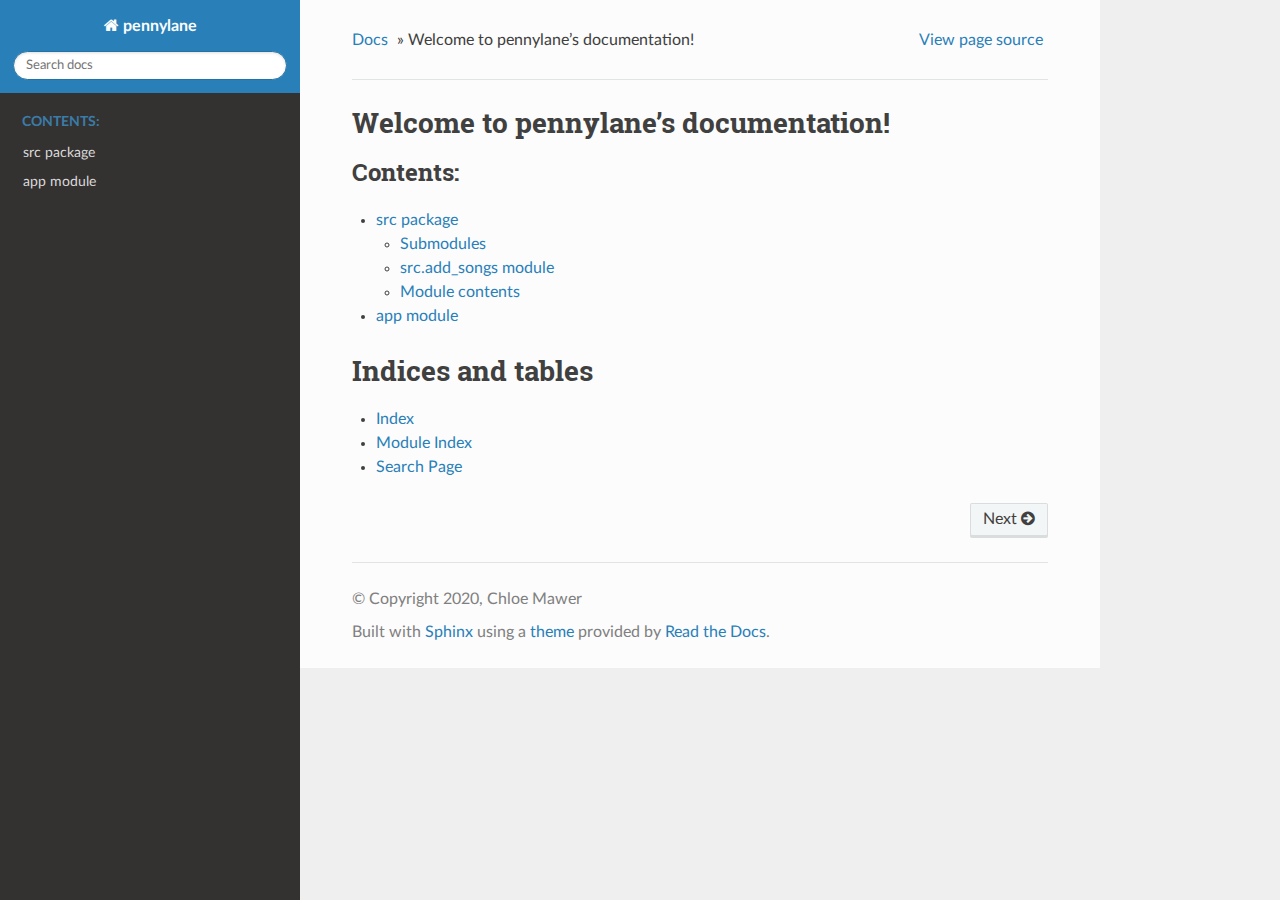
<file: docs/build/html/index.html>
<!DOCTYPE html>
<!--[if IE 8]><html class="no-js lt-ie9" lang="en" > <![endif]-->
<!--[if gt IE 8]><!--> <html class="no-js" lang="en" > <!--<![endif]-->
<head>
  <meta charset="utf-8">
  
  <meta name="viewport" content="width=device-width, initial-scale=1.0">
  
  <title>Welcome to pennylane’s documentation! &mdash; pennylane 0.1 documentation</title>
  

  
  
  
  

  
  <script type="text/javascript" src="_static/js/modernizr.min.js"></script>
  
    
      <script type="text/javascript" id="documentation_options" data-url_root="./" src="_static/documentation_options.js"></script>
        <script src="_static/jquery.js"></script>
        <script src="_static/underscore.js"></script>
        <script src="_static/doctools.js"></script>
        <script src="_static/language_data.js"></script>
    
    <script type="text/javascript" src="_static/js/theme.js"></script>

    

  
  <link rel="stylesheet" href="_static/css/theme.css" type="text/css" />
  <link rel="stylesheet" href="_static/pygments.css" type="text/css" />
    <link rel="index" title="Index" href="genindex.html" />
    <link rel="search" title="Search" href="search.html" />
    <link rel="next" title="src package" href="src.html" /> 
</head>

<body class="wy-body-for-nav">

   
  <div class="wy-grid-for-nav">
    
    <nav data-toggle="wy-nav-shift" class="wy-nav-side">
      <div class="wy-side-scroll">
        <div class="wy-side-nav-search" >
          

          
            <a href="#" class="icon icon-home"> pennylane
          

          
          </a>

          
            
            
          

          
<div role="search">
  <form id="rtd-search-form" class="wy-form" action="search.html" method="get">
    <input type="text" name="q" placeholder="Search docs" />
    <input type="hidden" name="check_keywords" value="yes" />
    <input type="hidden" name="area" value="default" />
  </form>
</div>

          
        </div>

        <div class="wy-menu wy-menu-vertical" data-spy="affix" role="navigation" aria-label="main navigation">
          
            
            
              
            
            
              <p class="caption"><span class="caption-text">Contents:</span></p>
<ul>
<li class="toctree-l1"><a class="reference internal" href="src.html">src package</a></li>
<li class="toctree-l1"><a class="reference internal" href="app.html">app module</a></li>
</ul>

            
          
        </div>
      </div>
    </nav>

    <section data-toggle="wy-nav-shift" class="wy-nav-content-wrap">

      
      <nav class="wy-nav-top" aria-label="top navigation">
        
          <i data-toggle="wy-nav-top" class="fa fa-bars"></i>
          <a href="#">pennylane</a>
        
      </nav>


      <div class="wy-nav-content">
        
        <div class="rst-content">
        
          















<div role="navigation" aria-label="breadcrumbs navigation">

  <ul class="wy-breadcrumbs">
    
      <li><a href="#">Docs</a> &raquo;</li>
        
      <li>Welcome to pennylane’s documentation!</li>
    
    
      <li class="wy-breadcrumbs-aside">
        
            
            <a href="_sources/index.rst.txt" rel="nofollow"> View page source</a>
          
        
      </li>
    
  </ul>

  
  <hr/>
</div>
          <div role="main" class="document" itemscope="itemscope" itemtype="http://schema.org/Article">
           <div itemprop="articleBody">
            
  <div class="section" id="welcome-to-pennylane-s-documentation">
<h1>Welcome to pennylane’s documentation!<a class="headerlink" href="#welcome-to-pennylane-s-documentation" title="Permalink to this headline">¶</a></h1>
<div class="toctree-wrapper compound">
<p class="caption"><span class="caption-text">Contents:</span></p>
<ul>
<li class="toctree-l1"><a class="reference internal" href="src.html">src package</a><ul>
<li class="toctree-l2"><a class="reference internal" href="src.html#submodules">Submodules</a></li>
<li class="toctree-l2"><a class="reference internal" href="src.html#module-src.add_songs">src.add_songs module</a></li>
<li class="toctree-l2"><a class="reference internal" href="src.html#module-src">Module contents</a></li>
</ul>
</li>
<li class="toctree-l1"><a class="reference internal" href="app.html">app module</a></li>
</ul>
</div>
</div>
<div class="section" id="indices-and-tables">
<h1>Indices and tables<a class="headerlink" href="#indices-and-tables" title="Permalink to this headline">¶</a></h1>
<ul class="simple">
<li><p><a class="reference internal" href="genindex.html"><span class="std std-ref">Index</span></a></p></li>
<li><p><a class="reference internal" href="py-modindex.html"><span class="std std-ref">Module Index</span></a></p></li>
<li><p><a class="reference internal" href="search.html"><span class="std std-ref">Search Page</span></a></p></li>
</ul>
</div>


           </div>
           
          </div>
          <footer>
  
    <div class="rst-footer-buttons" role="navigation" aria-label="footer navigation">
      
        <a href="src.html" class="btn btn-neutral float-right" title="src package" accesskey="n" rel="next">Next <span class="fa fa-arrow-circle-right"></span></a>
      
      
    </div>
  

  <hr/>

  <div role="contentinfo">
    <p>
        &copy; Copyright 2020, Chloe Mawer

    </p>
  </div>
  Built with <a href="http://sphinx-doc.org/">Sphinx</a> using a <a href="https://github.com/rtfd/sphinx_rtd_theme">theme</a> provided by <a href="https://readthedocs.org">Read the Docs</a>. 

</footer>

        </div>
      </div>

    </section>

  </div>
  


  <script type="text/javascript">
      jQuery(function () {
          SphinxRtdTheme.Navigation.enable(true);
      });
  </script>

  
  
    
   

</body>
</html>
</file>
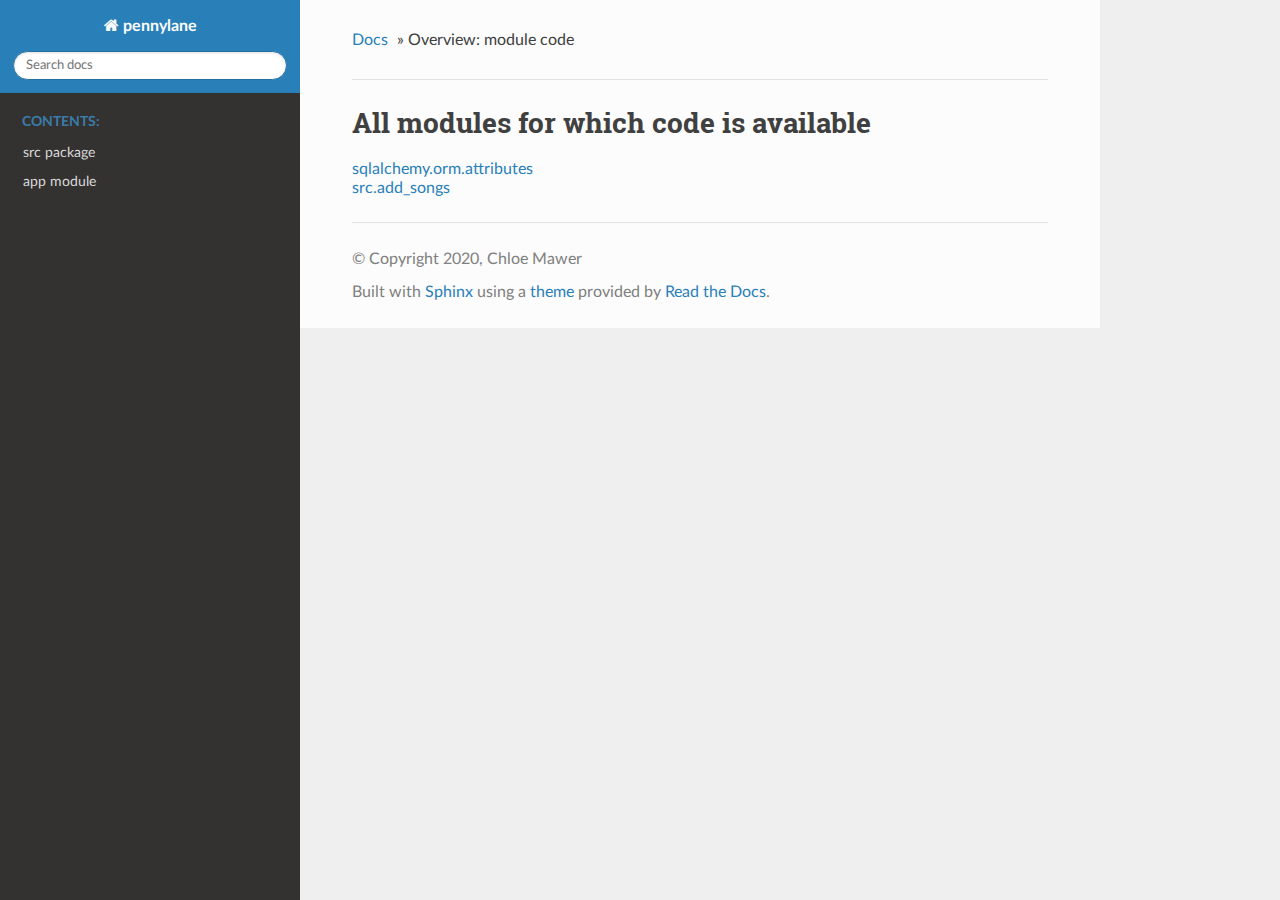
<file: docs/build/html/_modules/index.html>
<!DOCTYPE html>
<!--[if IE 8]><html class="no-js lt-ie9" lang="en" > <![endif]-->
<!--[if gt IE 8]><!--> <html class="no-js" lang="en" > <!--<![endif]-->
<head>
  <meta charset="utf-8">
  
  <meta name="viewport" content="width=device-width, initial-scale=1.0">
  
  <title>Overview: module code &mdash; pennylane 0.1 documentation</title>
  

  
  
  
  

  
  <script type="text/javascript" src="../_static/js/modernizr.min.js"></script>
  
    
      <script type="text/javascript" id="documentation_options" data-url_root="../" src="../_static/documentation_options.js"></script>
        <script src="../_static/jquery.js"></script>
        <script src="../_static/underscore.js"></script>
        <script src="../_static/doctools.js"></script>
        <script src="../_static/language_data.js"></script>
    
    <script type="text/javascript" src="../_static/js/theme.js"></script>

    

  
  <link rel="stylesheet" href="../_static/css/theme.css" type="text/css" />
  <link rel="stylesheet" href="../_static/pygments.css" type="text/css" />
    <link rel="index" title="Index" href="../genindex.html" />
    <link rel="search" title="Search" href="../search.html" /> 
</head>

<body class="wy-body-for-nav">

   
  <div class="wy-grid-for-nav">
    
    <nav data-toggle="wy-nav-shift" class="wy-nav-side">
      <div class="wy-side-scroll">
        <div class="wy-side-nav-search" >
          

          
            <a href="../index.html" class="icon icon-home"> pennylane
          

          
          </a>

          
            
            
          

          
<div role="search">
  <form id="rtd-search-form" class="wy-form" action="../search.html" method="get">
    <input type="text" name="q" placeholder="Search docs" />
    <input type="hidden" name="check_keywords" value="yes" />
    <input type="hidden" name="area" value="default" />
  </form>
</div>

          
        </div>

        <div class="wy-menu wy-menu-vertical" data-spy="affix" role="navigation" aria-label="main navigation">
          
            
            
              
            
            
              <p class="caption"><span class="caption-text">Contents:</span></p>
<ul>
<li class="toctree-l1"><a class="reference internal" href="../src.html">src package</a></li>
<li class="toctree-l1"><a class="reference internal" href="../app.html">app module</a></li>
</ul>

            
          
        </div>
      </div>
    </nav>

    <section data-toggle="wy-nav-shift" class="wy-nav-content-wrap">

      
      <nav class="wy-nav-top" aria-label="top navigation">
        
          <i data-toggle="wy-nav-top" class="fa fa-bars"></i>
          <a href="../index.html">pennylane</a>
        
      </nav>


      <div class="wy-nav-content">
        
        <div class="rst-content">
        
          















<div role="navigation" aria-label="breadcrumbs navigation">

  <ul class="wy-breadcrumbs">
    
      <li><a href="../index.html">Docs</a> &raquo;</li>
        
      <li>Overview: module code</li>
    
    
      <li class="wy-breadcrumbs-aside">
        
      </li>
    
  </ul>

  
  <hr/>
</div>
          <div role="main" class="document" itemscope="itemscope" itemtype="http://schema.org/Article">
           <div itemprop="articleBody">
            
  <h1>All modules for which code is available</h1>
<ul><li><a href="sqlalchemy/orm/attributes.html">sqlalchemy.orm.attributes</a></li>
<li><a href="src/add_songs.html">src.add_songs</a></li>
</ul>

           </div>
           
          </div>
          <footer>
  

  <hr/>

  <div role="contentinfo">
    <p>
        &copy; Copyright 2020, Chloe Mawer

    </p>
  </div>
  Built with <a href="http://sphinx-doc.org/">Sphinx</a> using a <a href="https://github.com/rtfd/sphinx_rtd_theme">theme</a> provided by <a href="https://readthedocs.org">Read the Docs</a>. 

</footer>

        </div>
      </div>

    </section>

  </div>
  


  <script type="text/javascript">
      jQuery(function () {
          SphinxRtdTheme.Navigation.enable(true);
      });
  </script>

  
  
    
   

</body>
</html>
</file>
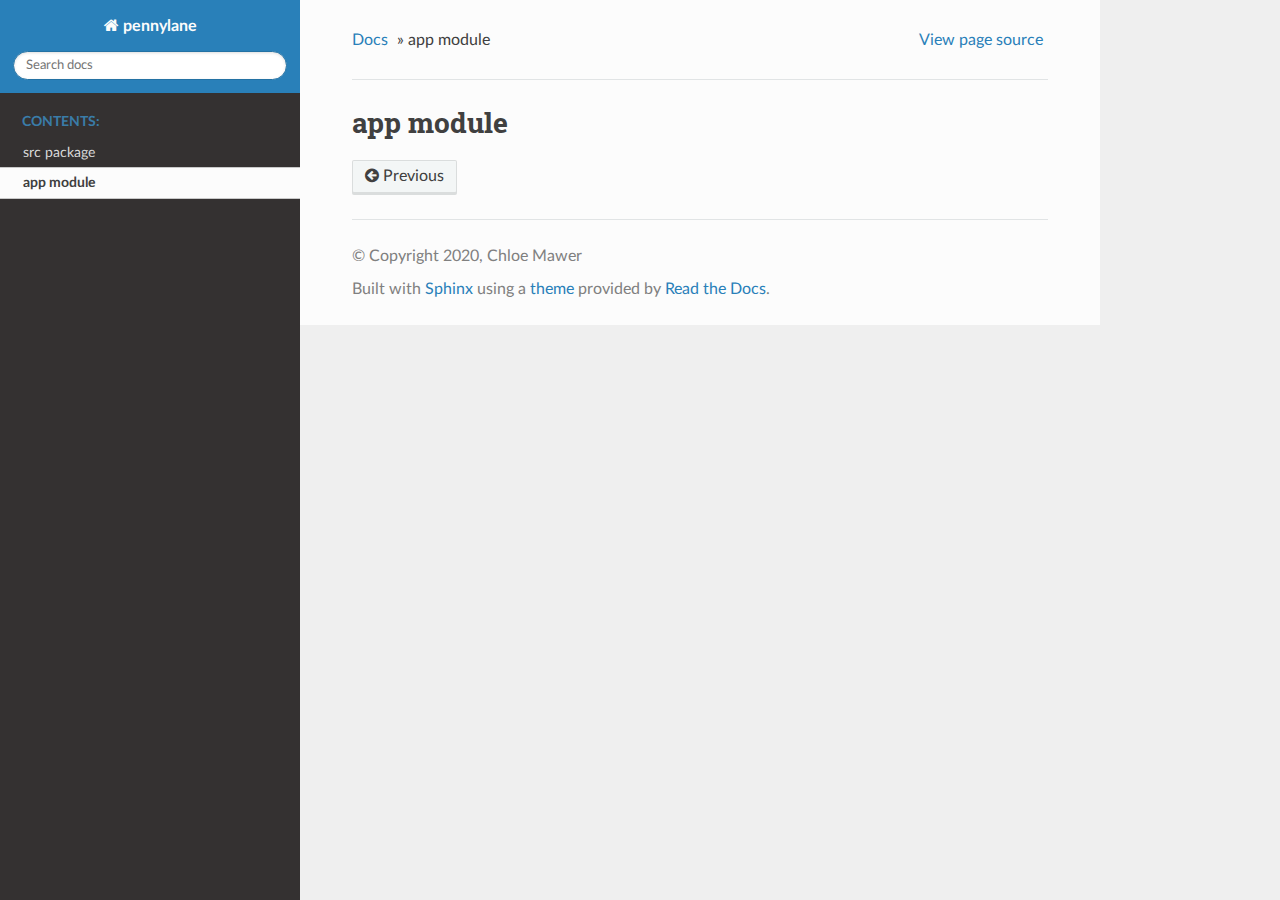
<file: docs/build/html/app.html>
<!DOCTYPE html>
<!--[if IE 8]><html class="no-js lt-ie9" lang="en" > <![endif]-->
<!--[if gt IE 8]><!--> <html class="no-js" lang="en" > <!--<![endif]-->
<head>
  <meta charset="utf-8">
  
  <meta name="viewport" content="width=device-width, initial-scale=1.0">
  
  <title>app module &mdash; pennylane 0.1 documentation</title>
  

  
  
  
  

  
  <script type="text/javascript" src="_static/js/modernizr.min.js"></script>
  
    
      <script type="text/javascript" id="documentation_options" data-url_root="./" src="_static/documentation_options.js"></script>
        <script src="_static/jquery.js"></script>
        <script src="_static/underscore.js"></script>
        <script src="_static/doctools.js"></script>
        <script src="_static/language_data.js"></script>
    
    <script type="text/javascript" src="_static/js/theme.js"></script>

    

  
  <link rel="stylesheet" href="_static/css/theme.css" type="text/css" />
  <link rel="stylesheet" href="_static/pygments.css" type="text/css" />
    <link rel="index" title="Index" href="genindex.html" />
    <link rel="search" title="Search" href="search.html" />
    <link rel="prev" title="src package" href="src.html" /> 
</head>

<body class="wy-body-for-nav">

   
  <div class="wy-grid-for-nav">
    
    <nav data-toggle="wy-nav-shift" class="wy-nav-side">
      <div class="wy-side-scroll">
        <div class="wy-side-nav-search" >
          

          
            <a href="index.html" class="icon icon-home"> pennylane
          

          
          </a>

          
            
            
          

          
<div role="search">
  <form id="rtd-search-form" class="wy-form" action="search.html" method="get">
    <input type="text" name="q" placeholder="Search docs" />
    <input type="hidden" name="check_keywords" value="yes" />
    <input type="hidden" name="area" value="default" />
  </form>
</div>

          
        </div>

        <div class="wy-menu wy-menu-vertical" data-spy="affix" role="navigation" aria-label="main navigation">
          
            
            
              
            
            
              <p class="caption"><span class="caption-text">Contents:</span></p>
<ul class="current">
<li class="toctree-l1"><a class="reference internal" href="src.html">src package</a></li>
<li class="toctree-l1 current"><a class="current reference internal" href="#">app module</a></li>
</ul>

            
          
        </div>
      </div>
    </nav>

    <section data-toggle="wy-nav-shift" class="wy-nav-content-wrap">

      
      <nav class="wy-nav-top" aria-label="top navigation">
        
          <i data-toggle="wy-nav-top" class="fa fa-bars"></i>
          <a href="index.html">pennylane</a>
        
      </nav>


      <div class="wy-nav-content">
        
        <div class="rst-content">
        
          















<div role="navigation" aria-label="breadcrumbs navigation">

  <ul class="wy-breadcrumbs">
    
      <li><a href="index.html">Docs</a> &raquo;</li>
        
      <li>app module</li>
    
    
      <li class="wy-breadcrumbs-aside">
        
            
            <a href="_sources/app.rst.txt" rel="nofollow"> View page source</a>
          
        
      </li>
    
  </ul>

  
  <hr/>
</div>
          <div role="main" class="document" itemscope="itemscope" itemtype="http://schema.org/Article">
           <div itemprop="articleBody">
            
  <div class="section" id="app-module">
<h1>app module<a class="headerlink" href="#app-module" title="Permalink to this headline">¶</a></h1>
</div>


           </div>
           
          </div>
          <footer>
  
    <div class="rst-footer-buttons" role="navigation" aria-label="footer navigation">
      
      
        <a href="src.html" class="btn btn-neutral float-left" title="src package" accesskey="p" rel="prev"><span class="fa fa-arrow-circle-left"></span> Previous</a>
      
    </div>
  

  <hr/>

  <div role="contentinfo">
    <p>
        &copy; Copyright 2020, Chloe Mawer

    </p>
  </div>
  Built with <a href="http://sphinx-doc.org/">Sphinx</a> using a <a href="https://github.com/rtfd/sphinx_rtd_theme">theme</a> provided by <a href="https://readthedocs.org">Read the Docs</a>. 

</footer>

        </div>
      </div>

    </section>

  </div>
  


  <script type="text/javascript">
      jQuery(function () {
          SphinxRtdTheme.Navigation.enable(true);
      });
  </script>

  
  
    
   

</body>
</html>
</file>
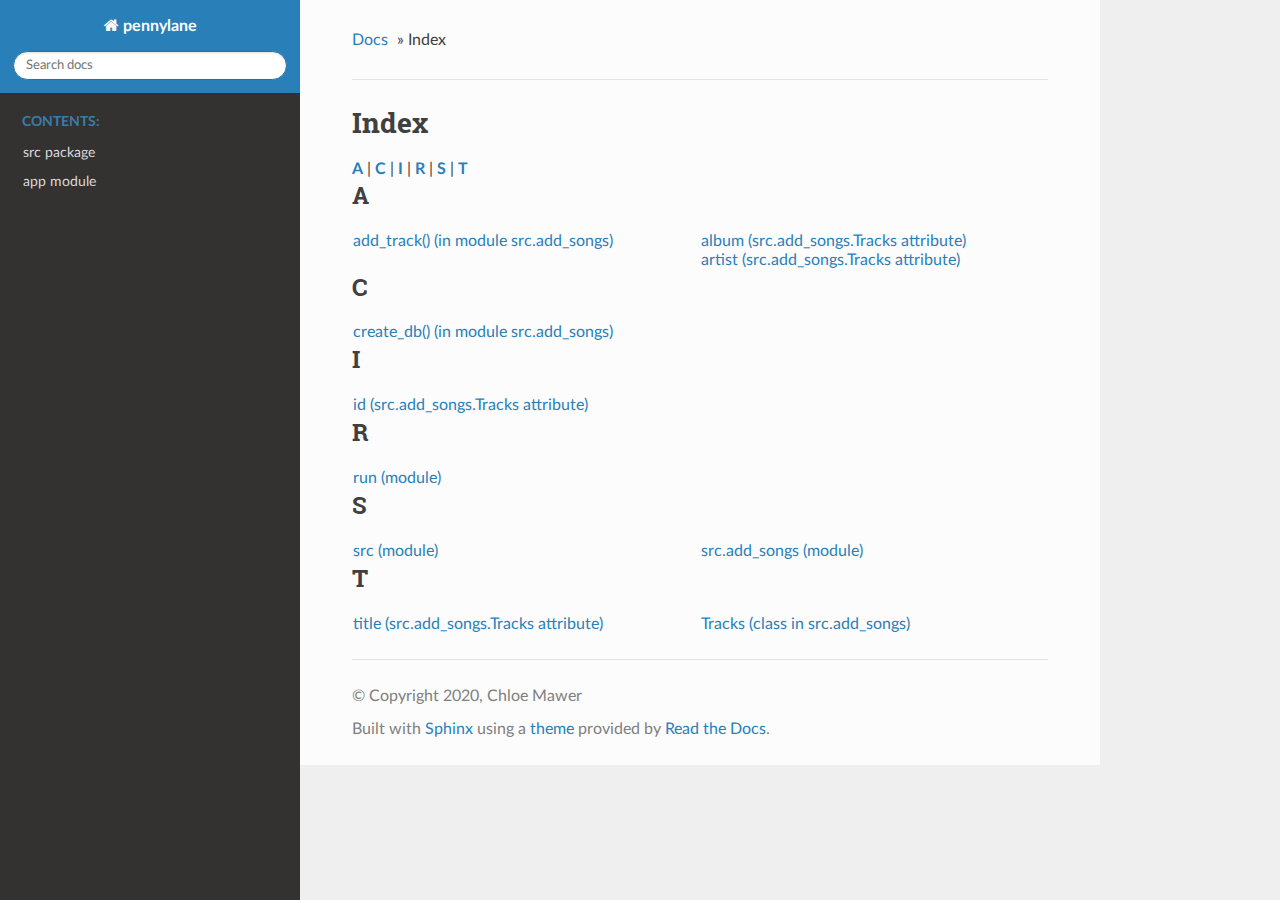
<file: docs/build/html/genindex.html>
<!DOCTYPE html>
<!--[if IE 8]><html class="no-js lt-ie9" lang="en" > <![endif]-->
<!--[if gt IE 8]><!--> <html class="no-js" lang="en" > <!--<![endif]-->
<head>
  <meta charset="utf-8">
  
  <meta name="viewport" content="width=device-width, initial-scale=1.0">
  
  <title>Index &mdash; pennylane 0.1 documentation</title>
  

  
  
  
  

  
  <script type="text/javascript" src="_static/js/modernizr.min.js"></script>
  
    
      <script type="text/javascript" id="documentation_options" data-url_root="./" src="_static/documentation_options.js"></script>
        <script src="_static/jquery.js"></script>
        <script src="_static/underscore.js"></script>
        <script src="_static/doctools.js"></script>
        <script src="_static/language_data.js"></script>
    
    <script type="text/javascript" src="_static/js/theme.js"></script>

    

  
  <link rel="stylesheet" href="_static/css/theme.css" type="text/css" />
  <link rel="stylesheet" href="_static/pygments.css" type="text/css" />
    <link rel="index" title="Index" href="#" />
    <link rel="search" title="Search" href="search.html" /> 
</head>

<body class="wy-body-for-nav">

   
  <div class="wy-grid-for-nav">
    
    <nav data-toggle="wy-nav-shift" class="wy-nav-side">
      <div class="wy-side-scroll">
        <div class="wy-side-nav-search" >
          

          
            <a href="index.html" class="icon icon-home"> pennylane
          

          
          </a>

          
            
            
          

          
<div role="search">
  <form id="rtd-search-form" class="wy-form" action="search.html" method="get">
    <input type="text" name="q" placeholder="Search docs" />
    <input type="hidden" name="check_keywords" value="yes" />
    <input type="hidden" name="area" value="default" />
  </form>
</div>

          
        </div>

        <div class="wy-menu wy-menu-vertical" data-spy="affix" role="navigation" aria-label="main navigation">
          
            
            
              
            
            
              <p class="caption"><span class="caption-text">Contents:</span></p>
<ul>
<li class="toctree-l1"><a class="reference internal" href="src.html">src package</a></li>
<li class="toctree-l1"><a class="reference internal" href="app.html">app module</a></li>
</ul>

            
          
        </div>
      </div>
    </nav>

    <section data-toggle="wy-nav-shift" class="wy-nav-content-wrap">

      
      <nav class="wy-nav-top" aria-label="top navigation">
        
          <i data-toggle="wy-nav-top" class="fa fa-bars"></i>
          <a href="index.html">pennylane</a>
        
      </nav>


      <div class="wy-nav-content">
        
        <div class="rst-content">
        
          















<div role="navigation" aria-label="breadcrumbs navigation">

  <ul class="wy-breadcrumbs">
    
      <li><a href="index.html">Docs</a> &raquo;</li>
        
      <li>Index</li>
    
    
      <li class="wy-breadcrumbs-aside">
        
            
        
      </li>
    
  </ul>

  
  <hr/>
</div>
          <div role="main" class="document" itemscope="itemscope" itemtype="http://schema.org/Article">
           <div itemprop="articleBody">
            

<h1 id="index">Index</h1>

<div class="genindex-jumpbox">
 <a href="#A"><strong>A</strong></a>
 | <a href="#C"><strong>C</strong></a>
 | <a href="#I"><strong>I</strong></a>
 | <a href="#R"><strong>R</strong></a>
 | <a href="#S"><strong>S</strong></a>
 | <a href="#T"><strong>T</strong></a>
 
</div>
<h2 id="A">A</h2>
<table style="width: 100%" class="indextable genindextable"><tr>
  <td style="width: 33%; vertical-align: top;"><ul>
      <li><a href="src.html#src.add_songs.add_track">add_track() (in module src.add_songs)</a>
</li>
  </ul></td>
  <td style="width: 33%; vertical-align: top;"><ul>
      <li><a href="src.html#src.add_songs.Tracks.album">album (src.add_songs.Tracks attribute)</a>
</li>
      <li><a href="src.html#src.add_songs.Tracks.artist">artist (src.add_songs.Tracks attribute)</a>
</li>
  </ul></td>
</tr></table>

<h2 id="C">C</h2>
<table style="width: 100%" class="indextable genindextable"><tr>
  <td style="width: 33%; vertical-align: top;"><ul>
      <li><a href="src.html#src.add_songs.create_db">create_db() (in module src.add_songs)</a>
</li>
  </ul></td>
</tr></table>

<h2 id="I">I</h2>
<table style="width: 100%" class="indextable genindextable"><tr>
  <td style="width: 33%; vertical-align: top;"><ul>
      <li><a href="src.html#src.add_songs.Tracks.id">id (src.add_songs.Tracks attribute)</a>
</li>
  </ul></td>
</tr></table>

<h2 id="R">R</h2>
<table style="width: 100%" class="indextable genindextable"><tr>
  <td style="width: 33%; vertical-align: top;"><ul>
      <li><a href="run.html#module-run">run (module)</a>
</li>
  </ul></td>
</tr></table>

<h2 id="S">S</h2>
<table style="width: 100%" class="indextable genindextable"><tr>
  <td style="width: 33%; vertical-align: top;"><ul>
      <li><a href="src.html#module-src">src (module)</a>
</li>
  </ul></td>
  <td style="width: 33%; vertical-align: top;"><ul>
      <li><a href="src.html#module-src.add_songs">src.add_songs (module)</a>
</li>
  </ul></td>
</tr></table>

<h2 id="T">T</h2>
<table style="width: 100%" class="indextable genindextable"><tr>
  <td style="width: 33%; vertical-align: top;"><ul>
      <li><a href="src.html#src.add_songs.Tracks.title">title (src.add_songs.Tracks attribute)</a>
</li>
  </ul></td>
  <td style="width: 33%; vertical-align: top;"><ul>
      <li><a href="src.html#src.add_songs.Tracks">Tracks (class in src.add_songs)</a>
</li>
  </ul></td>
</tr></table>



           </div>
           
          </div>
          <footer>
  

  <hr/>

  <div role="contentinfo">
    <p>
        &copy; Copyright 2020, Chloe Mawer

    </p>
  </div>
  Built with <a href="http://sphinx-doc.org/">Sphinx</a> using a <a href="https://github.com/rtfd/sphinx_rtd_theme">theme</a> provided by <a href="https://readthedocs.org">Read the Docs</a>. 

</footer>

        </div>
      </div>

    </section>

  </div>
  


  <script type="text/javascript">
      jQuery(function () {
          SphinxRtdTheme.Navigation.enable(true);
      });
  </script>

  
  
    
   

</body>
</html>
</file>
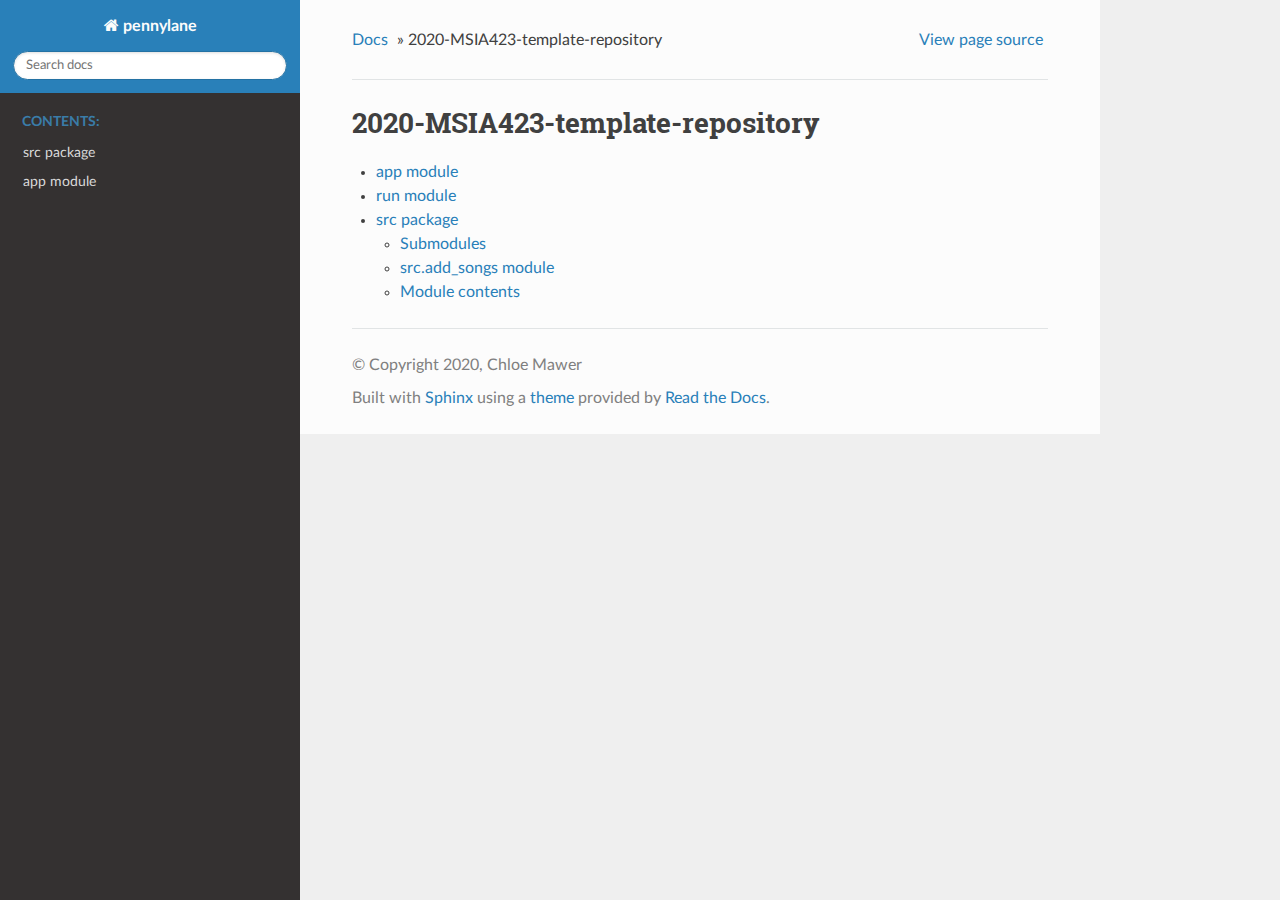
<file: docs/build/html/modules.html>
<!DOCTYPE html>
<!--[if IE 8]><html class="no-js lt-ie9" lang="en" > <![endif]-->
<!--[if gt IE 8]><!--> <html class="no-js" lang="en" > <!--<![endif]-->
<head>
  <meta charset="utf-8">
  
  <meta name="viewport" content="width=device-width, initial-scale=1.0">
  
  <title>2020-MSIA423-template-repository &mdash; pennylane 0.1 documentation</title>
  

  
  
  
  

  
  <script type="text/javascript" src="_static/js/modernizr.min.js"></script>
  
    
      <script type="text/javascript" id="documentation_options" data-url_root="./" src="_static/documentation_options.js"></script>
        <script src="_static/jquery.js"></script>
        <script src="_static/underscore.js"></script>
        <script src="_static/doctools.js"></script>
        <script src="_static/language_data.js"></script>
    
    <script type="text/javascript" src="_static/js/theme.js"></script>

    

  
  <link rel="stylesheet" href="_static/css/theme.css" type="text/css" />
  <link rel="stylesheet" href="_static/pygments.css" type="text/css" />
    <link rel="index" title="Index" href="genindex.html" />
    <link rel="search" title="Search" href="search.html" /> 
</head>

<body class="wy-body-for-nav">

   
  <div class="wy-grid-for-nav">
    
    <nav data-toggle="wy-nav-shift" class="wy-nav-side">
      <div class="wy-side-scroll">
        <div class="wy-side-nav-search" >
          

          
            <a href="index.html" class="icon icon-home"> pennylane
          

          
          </a>

          
            
            
          

          
<div role="search">
  <form id="rtd-search-form" class="wy-form" action="search.html" method="get">
    <input type="text" name="q" placeholder="Search docs" />
    <input type="hidden" name="check_keywords" value="yes" />
    <input type="hidden" name="area" value="default" />
  </form>
</div>

          
        </div>

        <div class="wy-menu wy-menu-vertical" data-spy="affix" role="navigation" aria-label="main navigation">
          
            
            
              
            
            
              <p class="caption"><span class="caption-text">Contents:</span></p>
<ul>
<li class="toctree-l1"><a class="reference internal" href="src.html">src package</a></li>
<li class="toctree-l1"><a class="reference internal" href="app.html">app module</a></li>
</ul>

            
          
        </div>
      </div>
    </nav>

    <section data-toggle="wy-nav-shift" class="wy-nav-content-wrap">

      
      <nav class="wy-nav-top" aria-label="top navigation">
        
          <i data-toggle="wy-nav-top" class="fa fa-bars"></i>
          <a href="index.html">pennylane</a>
        
      </nav>


      <div class="wy-nav-content">
        
        <div class="rst-content">
        
          















<div role="navigation" aria-label="breadcrumbs navigation">

  <ul class="wy-breadcrumbs">
    
      <li><a href="index.html">Docs</a> &raquo;</li>
        
      <li>2020-MSIA423-template-repository</li>
    
    
      <li class="wy-breadcrumbs-aside">
        
            
            <a href="_sources/modules.rst.txt" rel="nofollow"> View page source</a>
          
        
      </li>
    
  </ul>

  
  <hr/>
</div>
          <div role="main" class="document" itemscope="itemscope" itemtype="http://schema.org/Article">
           <div itemprop="articleBody">
            
  <div class="section" id="msia423-template-repository">
<h1>2020-MSIA423-template-repository<a class="headerlink" href="#msia423-template-repository" title="Permalink to this headline">¶</a></h1>
<div class="toctree-wrapper compound">
<ul>
<li class="toctree-l1"><a class="reference internal" href="app.html">app module</a></li>
<li class="toctree-l1"><a class="reference internal" href="run.html">run module</a></li>
<li class="toctree-l1"><a class="reference internal" href="src.html">src package</a><ul>
<li class="toctree-l2"><a class="reference internal" href="src.html#submodules">Submodules</a></li>
<li class="toctree-l2"><a class="reference internal" href="src.html#module-src.add_songs">src.add_songs module</a></li>
<li class="toctree-l2"><a class="reference internal" href="src.html#module-src">Module contents</a></li>
</ul>
</li>
</ul>
</div>
</div>


           </div>
           
          </div>
          <footer>
  

  <hr/>

  <div role="contentinfo">
    <p>
        &copy; Copyright 2020, Chloe Mawer

    </p>
  </div>
  Built with <a href="http://sphinx-doc.org/">Sphinx</a> using a <a href="https://github.com/rtfd/sphinx_rtd_theme">theme</a> provided by <a href="https://readthedocs.org">Read the Docs</a>. 

</footer>

        </div>
      </div>

    </section>

  </div>
  


  <script type="text/javascript">
      jQuery(function () {
          SphinxRtdTheme.Navigation.enable(true);
      });
  </script>

  
  
    
   

</body>
</html>
</file>
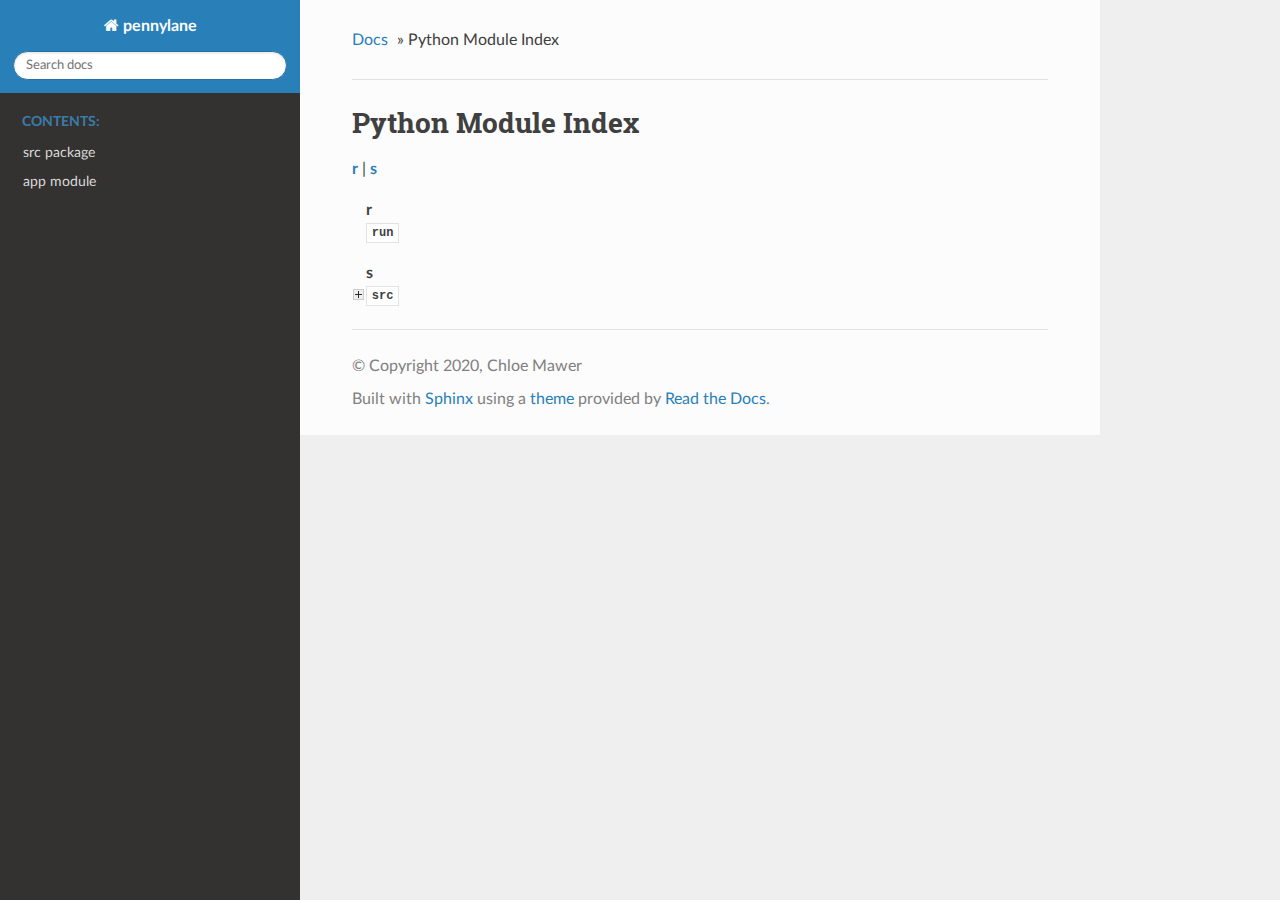
<file: docs/build/html/py-modindex.html>
<!DOCTYPE html>
<!--[if IE 8]><html class="no-js lt-ie9" lang="en" > <![endif]-->
<!--[if gt IE 8]><!--> <html class="no-js" lang="en" > <!--<![endif]-->
<head>
  <meta charset="utf-8">
  
  <meta name="viewport" content="width=device-width, initial-scale=1.0">
  
  <title>Python Module Index &mdash; pennylane 0.1 documentation</title>
  

  
  
  
  

  
  <script type="text/javascript" src="_static/js/modernizr.min.js"></script>
  
    
      <script type="text/javascript" id="documentation_options" data-url_root="./" src="_static/documentation_options.js"></script>
        <script src="_static/jquery.js"></script>
        <script src="_static/underscore.js"></script>
        <script src="_static/doctools.js"></script>
        <script src="_static/language_data.js"></script>
    
    <script type="text/javascript" src="_static/js/theme.js"></script>

    

  
  <link rel="stylesheet" href="_static/css/theme.css" type="text/css" />
  <link rel="stylesheet" href="_static/pygments.css" type="text/css" />
    <link rel="index" title="Index" href="genindex.html" />
    <link rel="search" title="Search" href="search.html" />
 

    <script>
      DOCUMENTATION_OPTIONS.COLLAPSE_INDEX = true;
    </script>


</head>

<body class="wy-body-for-nav">

   
  <div class="wy-grid-for-nav">
    
    <nav data-toggle="wy-nav-shift" class="wy-nav-side">
      <div class="wy-side-scroll">
        <div class="wy-side-nav-search" >
          

          
            <a href="index.html" class="icon icon-home"> pennylane
          

          
          </a>

          
            
            
          

          
<div role="search">
  <form id="rtd-search-form" class="wy-form" action="search.html" method="get">
    <input type="text" name="q" placeholder="Search docs" />
    <input type="hidden" name="check_keywords" value="yes" />
    <input type="hidden" name="area" value="default" />
  </form>
</div>

          
        </div>

        <div class="wy-menu wy-menu-vertical" data-spy="affix" role="navigation" aria-label="main navigation">
          
            
            
              
            
            
              <p class="caption"><span class="caption-text">Contents:</span></p>
<ul>
<li class="toctree-l1"><a class="reference internal" href="src.html">src package</a></li>
<li class="toctree-l1"><a class="reference internal" href="app.html">app module</a></li>
</ul>

            
          
        </div>
      </div>
    </nav>

    <section data-toggle="wy-nav-shift" class="wy-nav-content-wrap">

      
      <nav class="wy-nav-top" aria-label="top navigation">
        
          <i data-toggle="wy-nav-top" class="fa fa-bars"></i>
          <a href="index.html">pennylane</a>
        
      </nav>


      <div class="wy-nav-content">
        
        <div class="rst-content">
        
          















<div role="navigation" aria-label="breadcrumbs navigation">

  <ul class="wy-breadcrumbs">
    
      <li><a href="index.html">Docs</a> &raquo;</li>
        
      <li>Python Module Index</li>
    
    
      <li class="wy-breadcrumbs-aside">
        
      </li>
    
  </ul>

  
  <hr/>
</div>
          <div role="main" class="document" itemscope="itemscope" itemtype="http://schema.org/Article">
           <div itemprop="articleBody">
            

   <h1>Python Module Index</h1>

   <div class="modindex-jumpbox">
   <a href="#cap-r"><strong>r</strong></a> | 
   <a href="#cap-s"><strong>s</strong></a>
   </div>

   <table class="indextable modindextable">
     <tr class="pcap"><td></td><td>&#160;</td><td></td></tr>
     <tr class="cap" id="cap-r"><td></td><td>
       <strong>r</strong></td><td></td></tr>
     <tr>
       <td></td>
       <td>
       <a href="run.html#module-run"><code class="xref">run</code></a></td><td>
       <em></em></td></tr>
     <tr class="pcap"><td></td><td>&#160;</td><td></td></tr>
     <tr class="cap" id="cap-s"><td></td><td>
       <strong>s</strong></td><td></td></tr>
     <tr>
       <td><img src="_static/minus.png" class="toggler"
              id="toggle-1" style="display: none" alt="-" /></td>
       <td>
       <a href="src.html#module-src"><code class="xref">src</code></a></td><td>
       <em></em></td></tr>
     <tr class="cg-1">
       <td></td>
       <td>&#160;&#160;&#160;
       <a href="src.html#module-src.add_songs"><code class="xref">src.add_songs</code></a></td><td>
       <em></em></td></tr>
   </table>


           </div>
           
          </div>
          <footer>
  

  <hr/>

  <div role="contentinfo">
    <p>
        &copy; Copyright 2020, Chloe Mawer

    </p>
  </div>
  Built with <a href="http://sphinx-doc.org/">Sphinx</a> using a <a href="https://github.com/rtfd/sphinx_rtd_theme">theme</a> provided by <a href="https://readthedocs.org">Read the Docs</a>. 

</footer>

        </div>
      </div>

    </section>

  </div>
  


  <script type="text/javascript">
      jQuery(function () {
          SphinxRtdTheme.Navigation.enable(true);
      });
  </script>

  
  
    
   

</body>
</html>
</file>
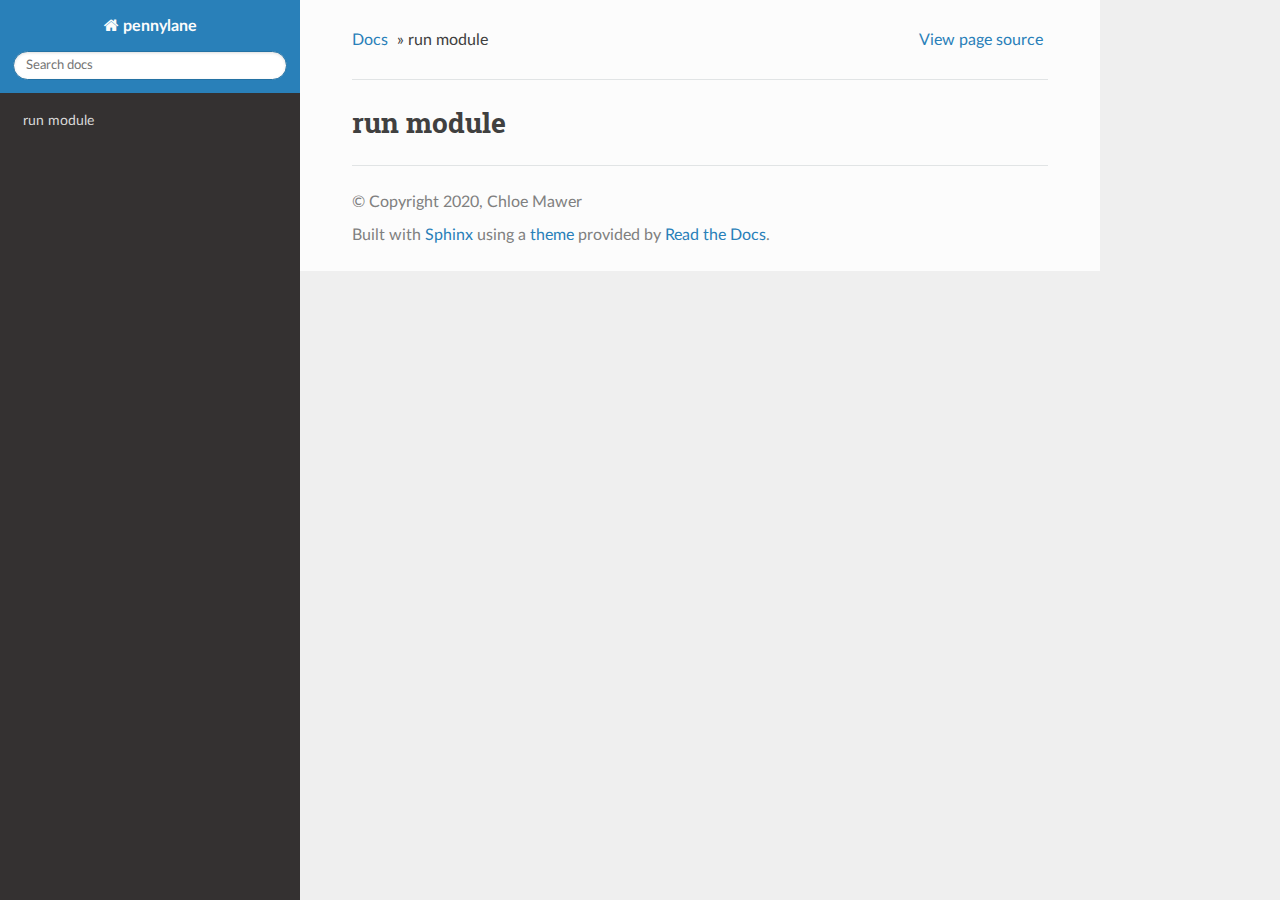
<file: docs/build/html/run.html>
<!DOCTYPE html>
<!--[if IE 8]><html class="no-js lt-ie9" lang="en" > <![endif]-->
<!--[if gt IE 8]><!--> <html class="no-js" lang="en" > <!--<![endif]-->
<head>
  <meta charset="utf-8">
  
  <meta name="viewport" content="width=device-width, initial-scale=1.0">
  
  <title>run module &mdash; pennylane 0.1 documentation</title>
  

  
  
  
  

  
  <script type="text/javascript" src="_static/js/modernizr.min.js"></script>
  
    
      <script type="text/javascript" id="documentation_options" data-url_root="./" src="_static/documentation_options.js"></script>
        <script src="_static/jquery.js"></script>
        <script src="_static/underscore.js"></script>
        <script src="_static/doctools.js"></script>
        <script src="_static/language_data.js"></script>
    
    <script type="text/javascript" src="_static/js/theme.js"></script>

    

  
  <link rel="stylesheet" href="_static/css/theme.css" type="text/css" />
  <link rel="stylesheet" href="_static/pygments.css" type="text/css" />
    <link rel="index" title="Index" href="genindex.html" />
    <link rel="search" title="Search" href="search.html" /> 
</head>

<body class="wy-body-for-nav">

   
  <div class="wy-grid-for-nav">
    
    <nav data-toggle="wy-nav-shift" class="wy-nav-side">
      <div class="wy-side-scroll">
        <div class="wy-side-nav-search" >
          

          
            <a href="index.html" class="icon icon-home"> pennylane
          

          
          </a>

          
            
            
          

          
<div role="search">
  <form id="rtd-search-form" class="wy-form" action="search.html" method="get">
    <input type="text" name="q" placeholder="Search docs" />
    <input type="hidden" name="check_keywords" value="yes" />
    <input type="hidden" name="area" value="default" />
  </form>
</div>

          
        </div>

        <div class="wy-menu wy-menu-vertical" data-spy="affix" role="navigation" aria-label="main navigation">
          
            
            
              
            
            
              <!-- Local TOC -->
              <div class="local-toc"><ul>
<li><a class="reference internal" href="#">run module</a></li>
</ul>
</div>
            
          
        </div>
      </div>
    </nav>

    <section data-toggle="wy-nav-shift" class="wy-nav-content-wrap">

      
      <nav class="wy-nav-top" aria-label="top navigation">
        
          <i data-toggle="wy-nav-top" class="fa fa-bars"></i>
          <a href="index.html">pennylane</a>
        
      </nav>


      <div class="wy-nav-content">
        
        <div class="rst-content">
        
          















<div role="navigation" aria-label="breadcrumbs navigation">

  <ul class="wy-breadcrumbs">
    
      <li><a href="index.html">Docs</a> &raquo;</li>
        
      <li>run module</li>
    
    
      <li class="wy-breadcrumbs-aside">
        
            
            <a href="_sources/run.rst.txt" rel="nofollow"> View page source</a>
          
        
      </li>
    
  </ul>

  
  <hr/>
</div>
          <div role="main" class="document" itemscope="itemscope" itemtype="http://schema.org/Article">
           <div itemprop="articleBody">
            
  <div class="section" id="module-run">
<span id="run-module"></span><h1>run module<a class="headerlink" href="#module-run" title="Permalink to this headline">¶</a></h1>
</div>


           </div>
           
          </div>
          <footer>
  

  <hr/>

  <div role="contentinfo">
    <p>
        &copy; Copyright 2020, Chloe Mawer

    </p>
  </div>
  Built with <a href="http://sphinx-doc.org/">Sphinx</a> using a <a href="https://github.com/rtfd/sphinx_rtd_theme">theme</a> provided by <a href="https://readthedocs.org">Read the Docs</a>. 

</footer>

        </div>
      </div>

    </section>

  </div>
  


  <script type="text/javascript">
      jQuery(function () {
          SphinxRtdTheme.Navigation.enable(true);
      });
  </script>

  
  
    
   

</body>
</html>
</file>
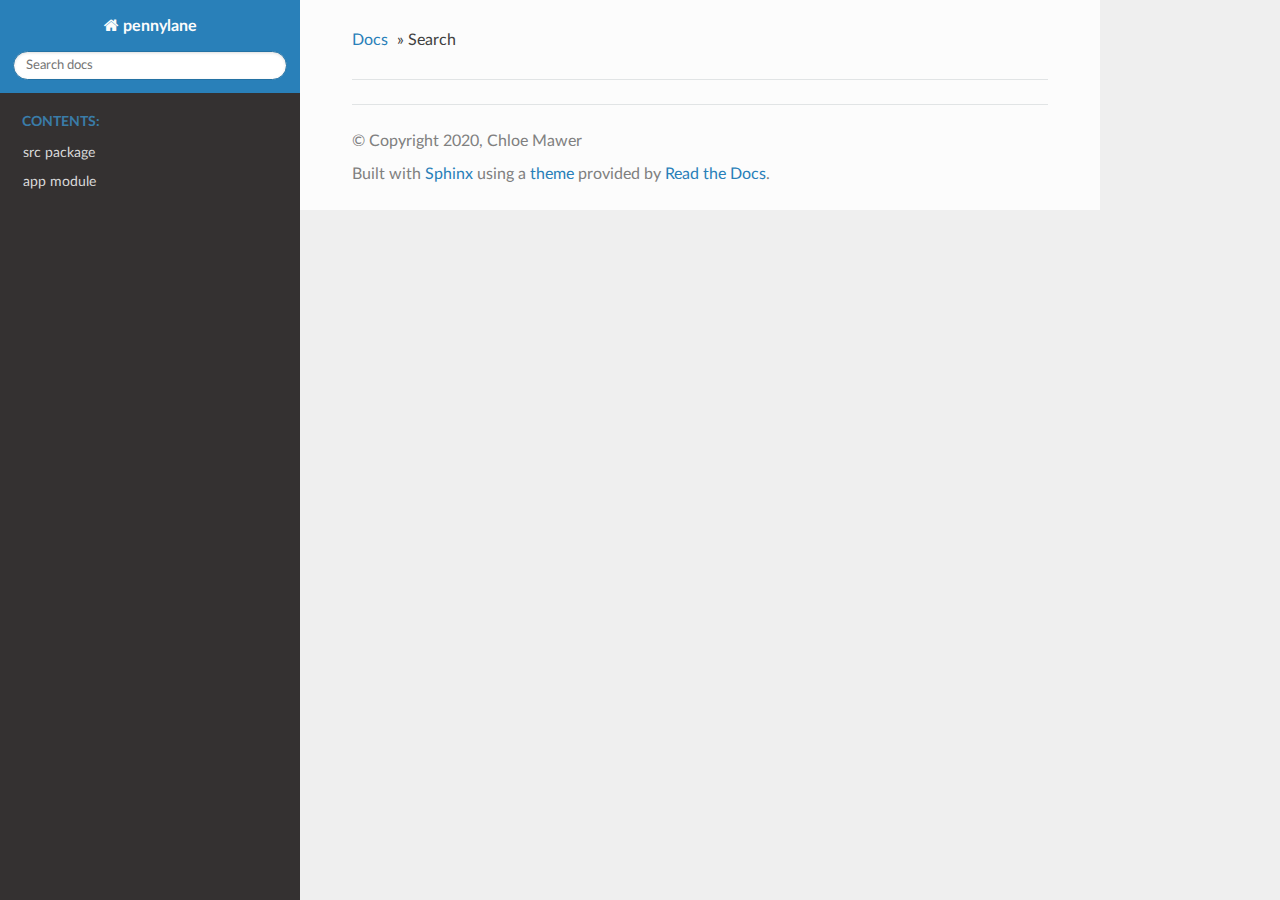
<file: docs/build/html/search.html>
<!DOCTYPE html>
<!--[if IE 8]><html class="no-js lt-ie9" lang="en" > <![endif]-->
<!--[if gt IE 8]><!--> <html class="no-js" lang="en" > <!--<![endif]-->
<head>
  <meta charset="utf-8">
  
  <meta name="viewport" content="width=device-width, initial-scale=1.0">
  
  <title>Search &mdash; pennylane 0.1 documentation</title>
  

  
  
  
  

  
  <script type="text/javascript" src="_static/js/modernizr.min.js"></script>
  
    
      <script type="text/javascript" id="documentation_options" data-url_root="./" src="_static/documentation_options.js"></script>
        <script src="_static/jquery.js"></script>
        <script src="_static/underscore.js"></script>
        <script src="_static/doctools.js"></script>
        <script src="_static/language_data.js"></script>
        <script src="_static/searchtools.js"></script>
    
    <script type="text/javascript" src="_static/js/theme.js"></script>

    

  
  <link rel="stylesheet" href="_static/css/theme.css" type="text/css" />
  <link rel="stylesheet" href="_static/pygments.css" type="text/css" />
    <link rel="index" title="Index" href="genindex.html" />
    <link rel="search" title="Search" href="#" /> 
</head>

<body class="wy-body-for-nav">

   
  <div class="wy-grid-for-nav">
    
    <nav data-toggle="wy-nav-shift" class="wy-nav-side">
      <div class="wy-side-scroll">
        <div class="wy-side-nav-search" >
          

          
            <a href="index.html" class="icon icon-home"> pennylane
          

          
          </a>

          
            
            
          

          
<div role="search">
  <form id="rtd-search-form" class="wy-form" action="#" method="get">
    <input type="text" name="q" placeholder="Search docs" />
    <input type="hidden" name="check_keywords" value="yes" />
    <input type="hidden" name="area" value="default" />
  </form>
</div>

          
        </div>

        <div class="wy-menu wy-menu-vertical" data-spy="affix" role="navigation" aria-label="main navigation">
          
            
            
              
            
            
              <p class="caption"><span class="caption-text">Contents:</span></p>
<ul>
<li class="toctree-l1"><a class="reference internal" href="src.html">src package</a></li>
<li class="toctree-l1"><a class="reference internal" href="app.html">app module</a></li>
</ul>

            
          
        </div>
      </div>
    </nav>

    <section data-toggle="wy-nav-shift" class="wy-nav-content-wrap">

      
      <nav class="wy-nav-top" aria-label="top navigation">
        
          <i data-toggle="wy-nav-top" class="fa fa-bars"></i>
          <a href="index.html">pennylane</a>
        
      </nav>


      <div class="wy-nav-content">
        
        <div class="rst-content">
        
          















<div role="navigation" aria-label="breadcrumbs navigation">

  <ul class="wy-breadcrumbs">
    
      <li><a href="index.html">Docs</a> &raquo;</li>
        
      <li>Search</li>
    
    
      <li class="wy-breadcrumbs-aside">
        
            
        
      </li>
    
  </ul>

  
  <hr/>
</div>
          <div role="main" class="document" itemscope="itemscope" itemtype="http://schema.org/Article">
           <div itemprop="articleBody">
            
  <noscript>
  <div id="fallback" class="admonition warning">
    <p class="last">
      Please activate JavaScript to enable the search
      functionality.
    </p>
  </div>
  </noscript>

  
  <div id="search-results">
  
  </div>

           </div>
           
          </div>
          <footer>
  

  <hr/>

  <div role="contentinfo">
    <p>
        &copy; Copyright 2020, Chloe Mawer

    </p>
  </div>
  Built with <a href="http://sphinx-doc.org/">Sphinx</a> using a <a href="https://github.com/rtfd/sphinx_rtd_theme">theme</a> provided by <a href="https://readthedocs.org">Read the Docs</a>. 

</footer>

        </div>
      </div>

    </section>

  </div>
  


  <script type="text/javascript">
      jQuery(function () {
          SphinxRtdTheme.Navigation.enable(true);
      });
  </script>

  
  
    
  
  <script type="text/javascript">
    jQuery(function() { Search.loadIndex("searchindex.js"); });
  </script>
  
  <script type="text/javascript" id="searchindexloader"></script>
   


</body>
</html>
</file>
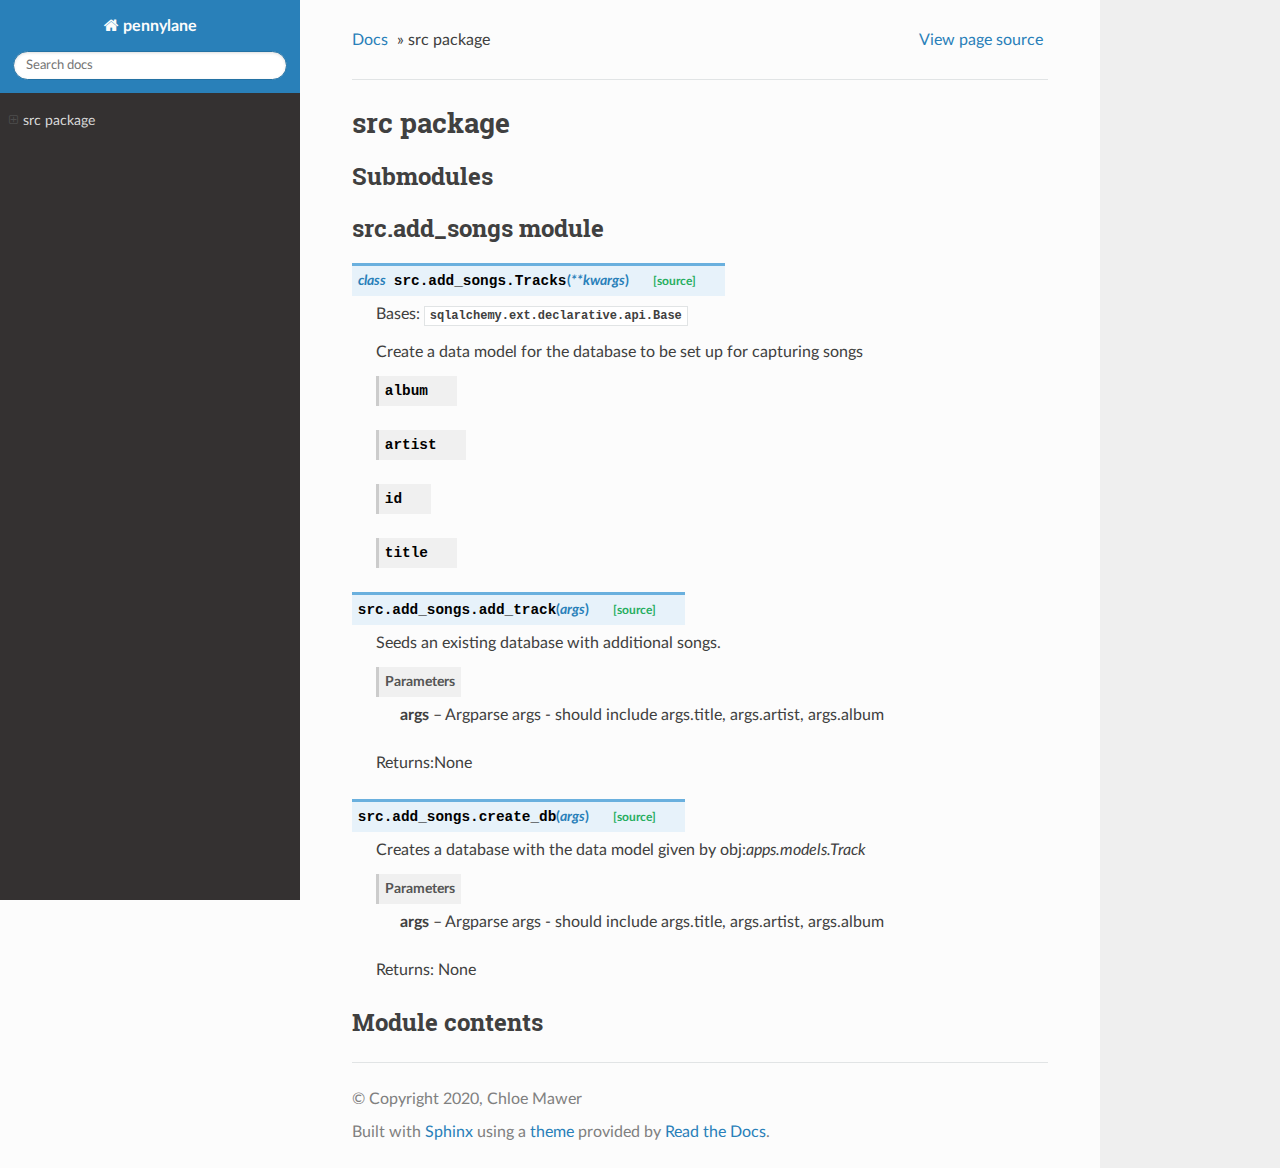
<file: docs/build/html/src.html>
<!DOCTYPE html>
<!--[if IE 8]><html class="no-js lt-ie9" lang="en" > <![endif]-->
<!--[if gt IE 8]><!--> <html class="no-js" lang="en" > <!--<![endif]-->
<head>
  <meta charset="utf-8">
  
  <meta name="viewport" content="width=device-width, initial-scale=1.0">
  
  <title>src package &mdash; pennylane 0.1 documentation</title>
  

  
  
  
  

  
  <script type="text/javascript" src="_static/js/modernizr.min.js"></script>
  
    
      <script type="text/javascript" id="documentation_options" data-url_root="./" src="_static/documentation_options.js"></script>
        <script src="_static/jquery.js"></script>
        <script src="_static/underscore.js"></script>
        <script src="_static/doctools.js"></script>
        <script src="_static/language_data.js"></script>
    
    <script type="text/javascript" src="_static/js/theme.js"></script>

    

  
  <link rel="stylesheet" href="_static/css/theme.css" type="text/css" />
  <link rel="stylesheet" href="_static/pygments.css" type="text/css" />
    <link rel="index" title="Index" href="genindex.html" />
    <link rel="search" title="Search" href="search.html" /> 
</head>

<body class="wy-body-for-nav">

   
  <div class="wy-grid-for-nav">
    
    <nav data-toggle="wy-nav-shift" class="wy-nav-side">
      <div class="wy-side-scroll">
        <div class="wy-side-nav-search" >
          

          
            <a href="index.html" class="icon icon-home"> pennylane
          

          
          </a>

          
            
            
          

          
<div role="search">
  <form id="rtd-search-form" class="wy-form" action="search.html" method="get">
    <input type="text" name="q" placeholder="Search docs" />
    <input type="hidden" name="check_keywords" value="yes" />
    <input type="hidden" name="area" value="default" />
  </form>
</div>

          
        </div>

        <div class="wy-menu wy-menu-vertical" data-spy="affix" role="navigation" aria-label="main navigation">
          
            
            
              
            
            
              <!-- Local TOC -->
              <div class="local-toc"><ul>
<li><a class="reference internal" href="#">src package</a><ul>
<li><a class="reference internal" href="#submodules">Submodules</a></li>
<li><a class="reference internal" href="#module-src.add_songs">src.add_songs module</a></li>
<li><a class="reference internal" href="#module-src">Module contents</a></li>
</ul>
</li>
</ul>
</div>
            
          
        </div>
      </div>
    </nav>

    <section data-toggle="wy-nav-shift" class="wy-nav-content-wrap">

      
      <nav class="wy-nav-top" aria-label="top navigation">
        
          <i data-toggle="wy-nav-top" class="fa fa-bars"></i>
          <a href="index.html">pennylane</a>
        
      </nav>


      <div class="wy-nav-content">
        
        <div class="rst-content">
        
          















<div role="navigation" aria-label="breadcrumbs navigation">

  <ul class="wy-breadcrumbs">
    
      <li><a href="index.html">Docs</a> &raquo;</li>
        
      <li>src package</li>
    
    
      <li class="wy-breadcrumbs-aside">
        
            
            <a href="_sources/src.rst.txt" rel="nofollow"> View page source</a>
          
        
      </li>
    
  </ul>

  
  <hr/>
</div>
          <div role="main" class="document" itemscope="itemscope" itemtype="http://schema.org/Article">
           <div itemprop="articleBody">
            
  <div class="section" id="src-package">
<h1>src package<a class="headerlink" href="#src-package" title="Permalink to this headline">¶</a></h1>
<div class="section" id="submodules">
<h2>Submodules<a class="headerlink" href="#submodules" title="Permalink to this headline">¶</a></h2>
</div>
<div class="section" id="module-src.add_songs">
<span id="src-add-songs-module"></span><h2>src.add_songs module<a class="headerlink" href="#module-src.add_songs" title="Permalink to this headline">¶</a></h2>
<dl class="class">
<dt id="src.add_songs.Tracks">
<em class="property">class </em><code class="sig-prename descclassname">src.add_songs.</code><code class="sig-name descname">Tracks</code><span class="sig-paren">(</span><em class="sig-param">**kwargs</em><span class="sig-paren">)</span><a class="reference internal" href="_modules/src/add_songs.html#Tracks"><span class="viewcode-link">[source]</span></a><a class="headerlink" href="#src.add_songs.Tracks" title="Permalink to this definition">¶</a></dt>
<dd><p>Bases: <code class="xref py py-class docutils literal notranslate"><span class="pre">sqlalchemy.ext.declarative.api.Base</span></code></p>
<p>Create a data model for the database to be set up for capturing songs</p>
<dl class="attribute">
<dt id="src.add_songs.Tracks.album">
<code class="sig-name descname">album</code><a class="headerlink" href="#src.add_songs.Tracks.album" title="Permalink to this definition">¶</a></dt>
<dd></dd></dl>

<dl class="attribute">
<dt id="src.add_songs.Tracks.artist">
<code class="sig-name descname">artist</code><a class="headerlink" href="#src.add_songs.Tracks.artist" title="Permalink to this definition">¶</a></dt>
<dd></dd></dl>

<dl class="attribute">
<dt id="src.add_songs.Tracks.id">
<code class="sig-name descname">id</code><a class="headerlink" href="#src.add_songs.Tracks.id" title="Permalink to this definition">¶</a></dt>
<dd></dd></dl>

<dl class="attribute">
<dt id="src.add_songs.Tracks.title">
<code class="sig-name descname">title</code><a class="headerlink" href="#src.add_songs.Tracks.title" title="Permalink to this definition">¶</a></dt>
<dd></dd></dl>

</dd></dl>

<dl class="function">
<dt id="src.add_songs.add_track">
<code class="sig-prename descclassname">src.add_songs.</code><code class="sig-name descname">add_track</code><span class="sig-paren">(</span><em class="sig-param">args</em><span class="sig-paren">)</span><a class="reference internal" href="_modules/src/add_songs.html#add_track"><span class="viewcode-link">[source]</span></a><a class="headerlink" href="#src.add_songs.add_track" title="Permalink to this definition">¶</a></dt>
<dd><p>Seeds an existing database with additional songs.</p>
<dl class="field-list simple">
<dt class="field-odd">Parameters</dt>
<dd class="field-odd"><p><strong>args</strong> – Argparse args - should include args.title, args.artist, args.album</p>
</dd>
</dl>
<p>Returns:None</p>
</dd></dl>

<dl class="function">
<dt id="src.add_songs.create_db">
<code class="sig-prename descclassname">src.add_songs.</code><code class="sig-name descname">create_db</code><span class="sig-paren">(</span><em class="sig-param">args</em><span class="sig-paren">)</span><a class="reference internal" href="_modules/src/add_songs.html#create_db"><span class="viewcode-link">[source]</span></a><a class="headerlink" href="#src.add_songs.create_db" title="Permalink to this definition">¶</a></dt>
<dd><p>Creates a database with the data model given by obj:<cite>apps.models.Track</cite></p>
<dl class="field-list simple">
<dt class="field-odd">Parameters</dt>
<dd class="field-odd"><p><strong>args</strong> – Argparse args - should include args.title, args.artist, args.album</p>
</dd>
</dl>
<p>Returns: None</p>
</dd></dl>

</div>
<div class="section" id="module-src">
<span id="module-contents"></span><h2>Module contents<a class="headerlink" href="#module-src" title="Permalink to this headline">¶</a></h2>
</div>
</div>


           </div>
           
          </div>
          <footer>
  

  <hr/>

  <div role="contentinfo">
    <p>
        &copy; Copyright 2020, Chloe Mawer

    </p>
  </div>
  Built with <a href="http://sphinx-doc.org/">Sphinx</a> using a <a href="https://github.com/rtfd/sphinx_rtd_theme">theme</a> provided by <a href="https://readthedocs.org">Read the Docs</a>. 

</footer>

        </div>
      </div>

    </section>

  </div>
  


  <script type="text/javascript">
      jQuery(function () {
          SphinxRtdTheme.Navigation.enable(true);
      });
  </script>

  
  
    
   

</body>
</html>
</file>
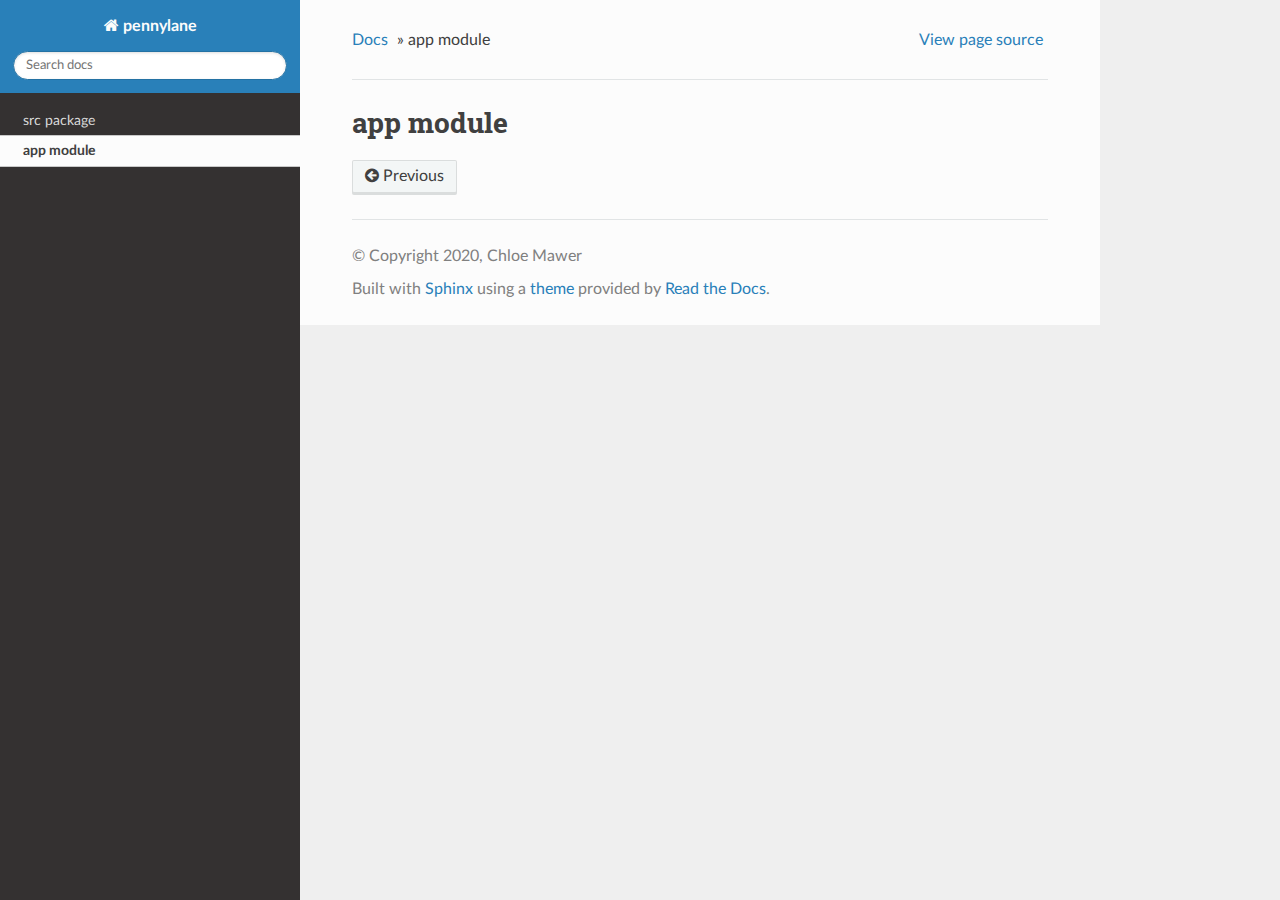
<file: docs/build/html/model/app.html>
<!DOCTYPE html>
<!--[if IE 8]><html class="no-js lt-ie9" lang="en" > <![endif]-->
<!--[if gt IE 8]><!--> <html class="no-js" lang="en" > <!--<![endif]-->
<head>
  <meta charset="utf-8">
  
  <meta name="viewport" content="width=device-width, initial-scale=1.0">
  
  <title>app module &mdash; pennylane 0.1 documentation</title>
  

  
  
  
  

  
  <script type="text/javascript" src="../_static/js/modernizr.min.js"></script>
  
    
      <script type="text/javascript" id="documentation_options" data-url_root="../" src="../_static/documentation_options.js"></script>
        <script src="../_static/jquery.js"></script>
        <script src="../_static/underscore.js"></script>
        <script src="../_static/doctools.js"></script>
        <script src="../_static/language_data.js"></script>
    
    <script type="text/javascript" src="../_static/js/theme.js"></script>

    

  
  <link rel="stylesheet" href="../_static/css/theme.css" type="text/css" />
  <link rel="stylesheet" href="../_static/pygments.css" type="text/css" />
    <link rel="index" title="Index" href="../genindex.html" />
    <link rel="search" title="Search" href="../search.html" />
    <link rel="prev" title="src package" href="src/src.html" /> 
</head>

<body class="wy-body-for-nav">

   
  <div class="wy-grid-for-nav">
    
    <nav data-toggle="wy-nav-shift" class="wy-nav-side">
      <div class="wy-side-scroll">
        <div class="wy-side-nav-search" >
          

          
            <a href="../index.html" class="icon icon-home"> pennylane
          

          
          </a>

          
            
            
          

          
<div role="search">
  <form id="rtd-search-form" class="wy-form" action="../search.html" method="get">
    <input type="text" name="q" placeholder="Search docs" />
    <input type="hidden" name="check_keywords" value="yes" />
    <input type="hidden" name="area" value="default" />
  </form>
</div>

          
        </div>

        <div class="wy-menu wy-menu-vertical" data-spy="affix" role="navigation" aria-label="main navigation">
          
            
            
              
            
            
              <ul class="current">
<li class="toctree-l1"><a class="reference internal" href="src/src.html">src package</a></li>
<li class="toctree-l1 current"><a class="current reference internal" href="#">app module</a></li>
</ul>

            
          
        </div>
      </div>
    </nav>

    <section data-toggle="wy-nav-shift" class="wy-nav-content-wrap">

      
      <nav class="wy-nav-top" aria-label="top navigation">
        
          <i data-toggle="wy-nav-top" class="fa fa-bars"></i>
          <a href="../index.html">pennylane</a>
        
      </nav>


      <div class="wy-nav-content">
        
        <div class="rst-content">
        
          















<div role="navigation" aria-label="breadcrumbs navigation">

  <ul class="wy-breadcrumbs">
    
      <li><a href="../index.html">Docs</a> &raquo;</li>
        
      <li>app module</li>
    
    
      <li class="wy-breadcrumbs-aside">
        
            
            <a href="../_sources/model/app.rst.txt" rel="nofollow"> View page source</a>
          
        
      </li>
    
  </ul>

  
  <hr/>
</div>
          <div role="main" class="document" itemscope="itemscope" itemtype="http://schema.org/Article">
           <div itemprop="articleBody">
            
  <div class="section" id="app-module">
<h1>app module<a class="headerlink" href="#app-module" title="Permalink to this headline">¶</a></h1>
</div>


           </div>
           
          </div>
          <footer>
  
    <div class="rst-footer-buttons" role="navigation" aria-label="footer navigation">
      
      
        <a href="src/src.html" class="btn btn-neutral float-left" title="src package" accesskey="p" rel="prev"><span class="fa fa-arrow-circle-left"></span> Previous</a>
      
    </div>
  

  <hr/>

  <div role="contentinfo">
    <p>
        &copy; Copyright 2020, Chloe Mawer

    </p>
  </div>
  Built with <a href="http://sphinx-doc.org/">Sphinx</a> using a <a href="https://github.com/rtfd/sphinx_rtd_theme">theme</a> provided by <a href="https://readthedocs.org">Read the Docs</a>. 

</footer>

        </div>
      </div>

    </section>

  </div>
  


  <script type="text/javascript">
      jQuery(function () {
          SphinxRtdTheme.Navigation.enable(true);
      });
  </script>

  
  
    
   

</body>
</html>
</file>
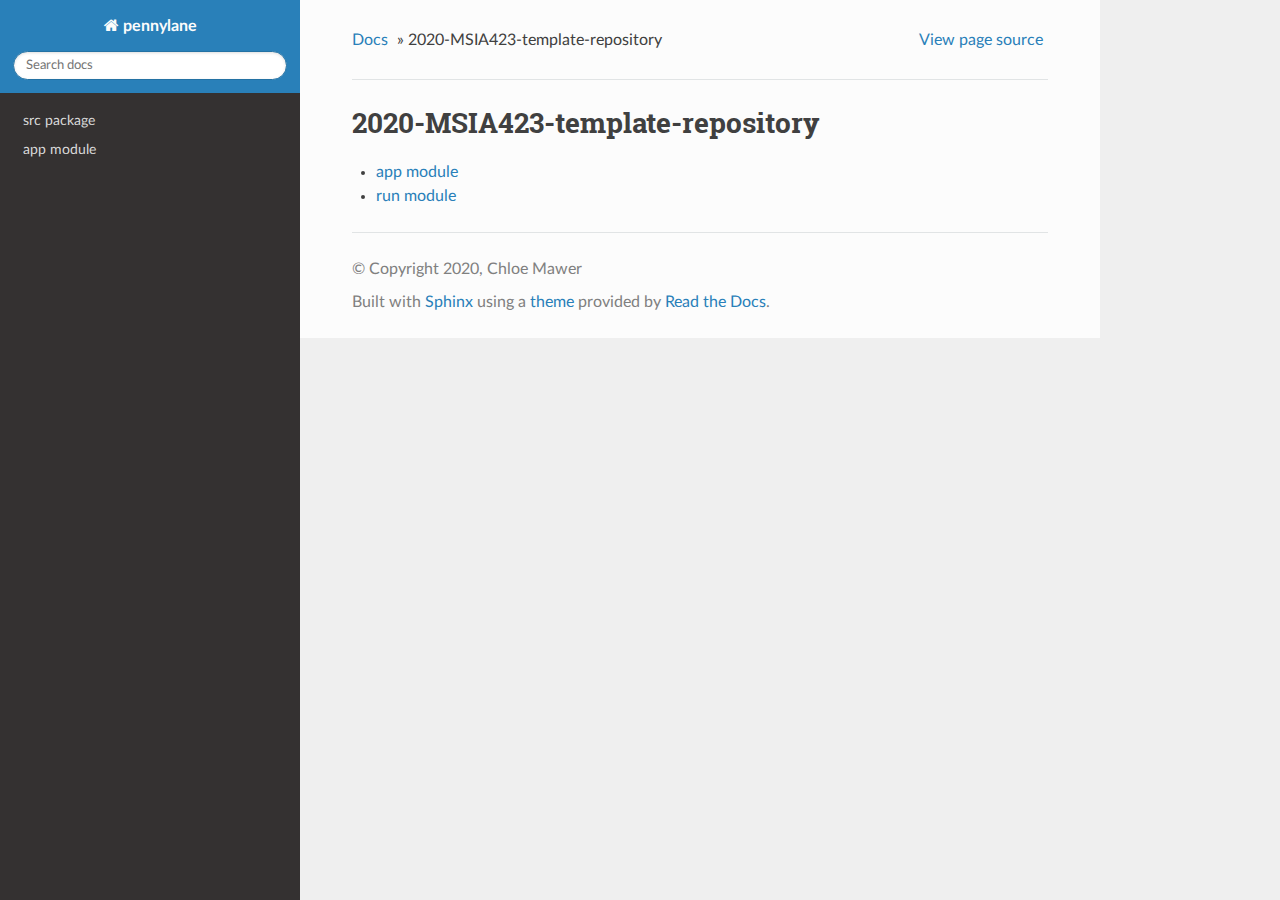
<file: docs/build/html/model/modules.html>
<!DOCTYPE html>
<!--[if IE 8]><html class="no-js lt-ie9" lang="en" > <![endif]-->
<!--[if gt IE 8]><!--> <html class="no-js" lang="en" > <!--<![endif]-->
<head>
  <meta charset="utf-8">
  
  <meta name="viewport" content="width=device-width, initial-scale=1.0">
  
  <title>2020-MSIA423-template-repository &mdash; pennylane 0.1 documentation</title>
  

  
  
  
  

  
  <script type="text/javascript" src="../_static/js/modernizr.min.js"></script>
  
    
      <script type="text/javascript" id="documentation_options" data-url_root="../" src="../_static/documentation_options.js"></script>
        <script src="../_static/jquery.js"></script>
        <script src="../_static/underscore.js"></script>
        <script src="../_static/doctools.js"></script>
        <script src="../_static/language_data.js"></script>
    
    <script type="text/javascript" src="../_static/js/theme.js"></script>

    

  
  <link rel="stylesheet" href="../_static/css/theme.css" type="text/css" />
  <link rel="stylesheet" href="../_static/pygments.css" type="text/css" />
    <link rel="index" title="Index" href="../genindex.html" />
    <link rel="search" title="Search" href="../search.html" /> 
</head>

<body class="wy-body-for-nav">

   
  <div class="wy-grid-for-nav">
    
    <nav data-toggle="wy-nav-shift" class="wy-nav-side">
      <div class="wy-side-scroll">
        <div class="wy-side-nav-search" >
          

          
            <a href="../index.html" class="icon icon-home"> pennylane
          

          
          </a>

          
            
            
          

          
<div role="search">
  <form id="rtd-search-form" class="wy-form" action="../search.html" method="get">
    <input type="text" name="q" placeholder="Search docs" />
    <input type="hidden" name="check_keywords" value="yes" />
    <input type="hidden" name="area" value="default" />
  </form>
</div>

          
        </div>

        <div class="wy-menu wy-menu-vertical" data-spy="affix" role="navigation" aria-label="main navigation">
          
            
            
              
            
            
              <ul>
<li class="toctree-l1"><a class="reference internal" href="src/src.html">src package</a></li>
<li class="toctree-l1"><a class="reference internal" href="app.html">app module</a></li>
</ul>

            
          
        </div>
      </div>
    </nav>

    <section data-toggle="wy-nav-shift" class="wy-nav-content-wrap">

      
      <nav class="wy-nav-top" aria-label="top navigation">
        
          <i data-toggle="wy-nav-top" class="fa fa-bars"></i>
          <a href="../index.html">pennylane</a>
        
      </nav>


      <div class="wy-nav-content">
        
        <div class="rst-content">
        
          















<div role="navigation" aria-label="breadcrumbs navigation">

  <ul class="wy-breadcrumbs">
    
      <li><a href="../index.html">Docs</a> &raquo;</li>
        
      <li>2020-MSIA423-template-repository</li>
    
    
      <li class="wy-breadcrumbs-aside">
        
            
            <a href="../_sources/model/modules.rst.txt" rel="nofollow"> View page source</a>
          
        
      </li>
    
  </ul>

  
  <hr/>
</div>
          <div role="main" class="document" itemscope="itemscope" itemtype="http://schema.org/Article">
           <div itemprop="articleBody">
            
  <div class="section" id="msia423-template-repository">
<h1>2020-MSIA423-template-repository<a class="headerlink" href="#msia423-template-repository" title="Permalink to this headline">¶</a></h1>
<div class="toctree-wrapper compound">
<ul>
<li class="toctree-l1"><a class="reference internal" href="app.html">app module</a></li>
<li class="toctree-l1"><a class="reference internal" href="run.html">run module</a></li>
</ul>
</div>
</div>


           </div>
           
          </div>
          <footer>
  

  <hr/>

  <div role="contentinfo">
    <p>
        &copy; Copyright 2020, Chloe Mawer

    </p>
  </div>
  Built with <a href="http://sphinx-doc.org/">Sphinx</a> using a <a href="https://github.com/rtfd/sphinx_rtd_theme">theme</a> provided by <a href="https://readthedocs.org">Read the Docs</a>. 

</footer>

        </div>
      </div>

    </section>

  </div>
  


  <script type="text/javascript">
      jQuery(function () {
          SphinxRtdTheme.Navigation.enable(true);
      });
  </script>

  
  
    
   

</body>
</html>
</file>
<file: docs/build/html/_static/css/theme.css>
/* sphinx_rtd_theme version 0.4.3 | MIT license */
/* Built 20190212 16:02 */
*{-webkit-box-sizing:border-box;-moz-box-sizing:border-box;box-sizing:border-box}article,aside,details,figcaption,figure,footer,header,hgroup,nav,section{display:block}audio,canvas,video{display:inline-block;*display:inline;*zoom:1}audio:not([controls]){display:none}[hidden]{display:none}*{-webkit-box-sizing:border-box;-moz-box-sizing:border-box;box-sizing:border-box}html{font-size:100%;-webkit-text-size-adjust:100%;-ms-text-size-adjust:100%}body{margin:0}a:hover,a:active{outline:0}abbr[title]{border-bottom:1px dotted}b,strong{font-weight:bold}blockquote{margin:0}dfn{font-style:italic}ins{background:#ff9;color:#000;text-decoration:none}mark{background:#ff0;color:#000;font-style:italic;font-weight:bold}pre,code,.rst-content tt,.rst-content code,kbd,samp{font-family:monospace,serif;_font-family:"courier new",monospace;font-size:1em}pre{white-space:pre}q{quotes:none}q:before,q:after{content:"";content:none}small{font-size:85%}sub,sup{font-size:75%;line-height:0;position:relative;vertical-align:baseline}sup{top:-0.5em}sub{bottom:-0.25em}ul,ol,dl{margin:0;padding:0;list-style:none;list-style-image:none}li{list-style:none}dd{margin:0}img{border:0;-ms-interpolation-mode:bicubic;vertical-align:middle;max-width:100%}svg:not(:root){overflow:hidden}figure{margin:0}form{margin:0}fieldset{border:0;margin:0;padding:0}label{cursor:pointer}legend{border:0;*margin-left:-7px;padding:0;white-space:normal}button,input,select,textarea{font-size:100%;margin:0;vertical-align:baseline;*vertical-align:middle}button,input{line-height:normal}button,input[type="button"],input[type="reset"],input[type="submit"]{cursor:pointer;-webkit-appearance:button;*overflow:visible}button[disabled],input[disabled]{cursor:default}input[type="checkbox"],input[type="radio"]{box-sizing:border-box;padding:0;*width:13px;*height:13px}input[type="search"]{-webkit-appearance:textfield;-moz-box-sizing:content-box;-webkit-box-sizing:content-box;box-sizing:content-box}input[type="search"]::-webkit-search-decoration,input[type="search"]::-webkit-search-cancel-button{-webkit-appearance:none}button::-moz-focus-inner,input::-moz-focus-inner{border:0;padding:0}textarea{overflow:auto;vertical-align:top;resize:vertical}table{border-collapse:collapse;border-spacing:0}td{vertical-align:top}.chromeframe{margin:.2em 0;background:#ccc;color:#000;padding:.2em 0}.ir{display:block;border:0;text-indent:-999em;overflow:hidden;background-color:transparent;background-repeat:no-repeat;text-align:left;direction:ltr;*line-height:0}.ir br{display:none}.hidden{display:none !important;visibility:hidden}.visuallyhidden{border:0;clip:rect(0 0 0 0);height:1px;margin:-1px;overflow:hidden;padding:0;position:absolute;width:1px}.visuallyhidden.focusable:active,.visuallyhidden.focusable:focus{clip:auto;height:auto;margin:0;overflow:visible;position:static;width:auto}.invisible{visibility:hidden}.relative{position:relative}big,small{font-size:100%}@media print{html,body,section{background:none !important}*{box-shadow:none !important;text-shadow:none !important;filter:none !important;-ms-filter:none !important}a,a:visited{text-decoration:underline}.ir a:after,a[href^="javascript:"]:after,a[href^="#"]:after{content:""}pre,blockquote{page-break-inside:avoid}thead{display:table-header-group}tr,img{page-break-inside:avoid}img{max-width:100% !important}@page{margin:.5cm}p,h2,.rst-content .toctree-wrapper p.caption,h3{orphans:3;widows:3}h2,.rst-content .toctree-wrapper p.caption,h3{page-break-after:avoid}}.fa:before,.wy-menu-vertical li span.toctree-expand:before,.wy-menu-vertical li.on a span.toctree-expand:before,.wy-menu-vertical li.current>a span.toctree-expand:before,.rst-content .admonition-title:before,.rst-content h1 .headerlink:before,.rst-content h2 .headerlink:before,.rst-content h3 .headerlink:before,.rst-content h4 .headerlink:before,.rst-content h5 .headerlink:before,.rst-content h6 .headerlink:before,.rst-content dl dt .headerlink:before,.rst-content p.caption .headerlink:before,.rst-content table>caption .headerlink:before,.rst-content .code-block-caption .headerlink:before,.rst-content tt.download span:first-child:before,.rst-content code.download span:first-child:before,.icon:before,.wy-dropdown .caret:before,.wy-inline-validate.wy-inline-validate-success .wy-input-context:before,.wy-inline-validate.wy-inline-validate-danger .wy-input-context:before,.wy-inline-validate.wy-inline-validate-warning .wy-input-context:before,.wy-inline-validate.wy-inline-validate-info .wy-input-context:before,.wy-alert,.rst-content .note,.rst-content .attention,.rst-content .caution,.rst-content .danger,.rst-content .error,.rst-content .hint,.rst-content .important,.rst-content .tip,.rst-content .warning,.rst-content .seealso,.rst-content .admonition-todo,.rst-content .admonition,.btn,input[type="text"],input[type="password"],input[type="email"],input[type="url"],input[type="date"],input[type="month"],input[type="time"],input[type="datetime"],input[type="datetime-local"],input[type="week"],input[type="number"],input[type="search"],input[type="tel"],input[type="color"],select,textarea,.wy-menu-vertical li.on a,.wy-menu-vertical li.current>a,.wy-side-nav-search>a,.wy-side-nav-search .wy-dropdown>a,.wy-nav-top a{-webkit-font-smoothing:antialiased}.clearfix{*zoom:1}.clearfix:before,.clearfix:after{display:table;content:""}.clearfix:after{clear:both}/*!
 *  Font Awesome 4.7.0 by @davegandy - http://fontawesome.io - @fontawesome
 *  License - http://fontawesome.io/license (Font: SIL OFL 1.1, CSS: MIT License)
 */@font-face{font-family:'FontAwesome';src:url("../fonts/fontawesome-webfont.eot?v=4.7.0");src:url("../fonts/fontawesome-webfont.eot?#iefix&v=4.7.0") format("embedded-opentype"),url("../fonts/fontawesome-webfont.woff2?v=4.7.0") format("woff2"),url("../fonts/fontawesome-webfont.woff?v=4.7.0") format("woff"),url("../fonts/fontawesome-webfont.ttf?v=4.7.0") format("truetype"),url("../fonts/fontawesome-webfont.svg?v=4.7.0#fontawesomeregular") format("svg");font-weight:normal;font-style:normal}.fa,.wy-menu-vertical li span.toctree-expand,.wy-menu-vertical li.on a span.toctree-expand,.wy-menu-vertical li.current>a span.toctree-expand,.rst-content .admonition-title,.rst-content h1 .headerlink,.rst-content h2 .headerlink,.rst-content h3 .headerlink,.rst-content h4 .headerlink,.rst-content h5 .headerlink,.rst-content h6 .headerlink,.rst-content dl dt .headerlink,.rst-content p.caption .headerlink,.rst-content table>caption .headerlink,.rst-content .code-block-caption .headerlink,.rst-content tt.download span:first-child,.rst-content code.download span:first-child,.icon{display:inline-block;font:normal normal normal 14px/1 FontAwesome;font-size:inherit;text-rendering:auto;-webkit-font-smoothing:antialiased;-moz-osx-font-smoothing:grayscale}.fa-lg{font-size:1.3333333333em;line-height:.75em;vertical-align:-15%}.fa-2x{font-size:2em}.fa-3x{font-size:3em}.fa-4x{font-size:4em}.fa-5x{font-size:5em}.fa-fw{width:1.2857142857em;text-align:center}.fa-ul{padding-left:0;margin-left:2.1428571429em;list-style-type:none}.fa-ul>li{position:relative}.fa-li{position:absolute;left:-2.1428571429em;width:2.1428571429em;top:.1428571429em;text-align:center}.fa-li.fa-lg{left:-1.8571428571em}.fa-border{padding:.2em .25em .15em;border:solid 0.08em #eee;border-radius:.1em}.fa-pull-left{float:left}.fa-pull-right{float:right}.fa.fa-pull-left,.wy-menu-vertical li span.fa-pull-left.toctree-expand,.wy-menu-vertical li.on a span.fa-pull-left.toctree-expand,.wy-menu-vertical li.current>a span.fa-pull-left.toctree-expand,.rst-content .fa-pull-left.admonition-title,.rst-content h1 .fa-pull-left.headerlink,.rst-content h2 .fa-pull-left.headerlink,.rst-content h3 .fa-pull-left.headerlink,.rst-content h4 .fa-pull-left.headerlink,.rst-content h5 .fa-pull-left.headerlink,.rst-content h6 .fa-pull-left.headerlink,.rst-content dl dt .fa-pull-left.headerlink,.rst-content p.caption .fa-pull-left.headerlink,.rst-content table>caption .fa-pull-left.headerlink,.rst-content .code-block-caption .fa-pull-left.headerlink,.rst-content tt.download span.fa-pull-left:first-child,.rst-content code.download span.fa-pull-left:first-child,.fa-pull-left.icon{margin-right:.3em}.fa.fa-pull-right,.wy-menu-vertical li span.fa-pull-right.toctree-expand,.wy-menu-vertical li.on a span.fa-pull-right.toctree-expand,.wy-menu-vertical li.current>a span.fa-pull-right.toctree-expand,.rst-content .fa-pull-right.admonition-title,.rst-content h1 .fa-pull-right.headerlink,.rst-content h2 .fa-pull-right.headerlink,.rst-content h3 .fa-pull-right.headerlink,.rst-content h4 .fa-pull-right.headerlink,.rst-content h5 .fa-pull-right.headerlink,.rst-content h6 .fa-pull-right.headerlink,.rst-content dl dt .fa-pull-right.headerlink,.rst-content p.caption .fa-pull-right.headerlink,.rst-content table>caption .fa-pull-right.headerlink,.rst-content .code-block-caption .fa-pull-right.headerlink,.rst-content tt.download span.fa-pull-right:first-child,.rst-content code.download span.fa-pull-right:first-child,.fa-pull-right.icon{margin-left:.3em}.pull-right{float:right}.pull-left{float:left}.fa.pull-left,.wy-menu-vertical li span.pull-left.toctree-expand,.wy-menu-vertical li.on a span.pull-left.toctree-expand,.wy-menu-vertical li.current>a span.pull-left.toctree-expand,.rst-content .pull-left.admonition-title,.rst-content h1 .pull-left.headerlink,.rst-content h2 .pull-left.headerlink,.rst-content h3 .pull-left.headerlink,.rst-content h4 .pull-left.headerlink,.rst-content h5 .pull-left.headerlink,.rst-content h6 .pull-left.headerlink,.rst-content dl dt .pull-left.headerlink,.rst-content p.caption .pull-left.headerlink,.rst-content table>caption .pull-left.headerlink,.rst-content .code-block-caption .pull-left.headerlink,.rst-content tt.download span.pull-left:first-child,.rst-content code.download span.pull-left:first-child,.pull-left.icon{margin-right:.3em}.fa.pull-right,.wy-menu-vertical li span.pull-right.toctree-expand,.wy-menu-vertical li.on a span.pull-right.toctree-expand,.wy-menu-vertical li.current>a span.pull-right.toctree-expand,.rst-content .pull-right.admonition-title,.rst-content h1 .pull-right.headerlink,.rst-content h2 .pull-right.headerlink,.rst-content h3 .pull-right.headerlink,.rst-content h4 .pull-right.headerlink,.rst-content h5 .pull-right.headerlink,.rst-content h6 .pull-right.headerlink,.rst-content dl dt .pull-right.headerlink,.rst-content p.caption .pull-right.headerlink,.rst-content table>caption .pull-right.headerlink,.rst-content .code-block-caption .pull-right.headerlink,.rst-content tt.download span.pull-right:first-child,.rst-content code.download span.pull-right:first-child,.pull-right.icon{margin-left:.3em}.fa-spin{-webkit-animation:fa-spin 2s infinite linear;animation:fa-spin 2s infinite linear}.fa-pulse{-webkit-animation:fa-spin 1s infinite steps(8);animation:fa-spin 1s infinite steps(8)}@-webkit-keyframes fa-spin{0%{-webkit-transform:rotate(0deg);transform:rotate(0deg)}100%{-webkit-transform:rotate(359deg);transform:rotate(359deg)}}@keyframes fa-spin{0%{-webkit-transform:rotate(0deg);transform:rotate(0deg)}100%{-webkit-transform:rotate(359deg);transform:rotate(359deg)}}.fa-rotate-90{-ms-filter:"progid:DXImageTransform.Microsoft.BasicImage(rotation=1)";-webkit-transform:rotate(90deg);-ms-transform:rotate(90deg);transform:rotate(90deg)}.fa-rotate-180{-ms-filter:"progid:DXImageTransform.Microsoft.BasicImage(rotation=2)";-webkit-transform:rotate(180deg);-ms-transform:rotate(180deg);transform:rotate(180deg)}.fa-rotate-270{-ms-filter:"progid:DXImageTransform.Microsoft.BasicImage(rotation=3)";-webkit-transform:rotate(270deg);-ms-transform:rotate(270deg);transform:rotate(270deg)}.fa-flip-horizontal{-ms-filter:"progid:DXImageTransform.Microsoft.BasicImage(rotation=0, mirror=1)";-webkit-transform:scale(-1, 1);-ms-transform:scale(-1, 1);transform:scale(-1, 1)}.fa-flip-vertical{-ms-filter:"progid:DXImageTransform.Microsoft.BasicImage(rotation=2, mirror=1)";-webkit-transform:scale(1, -1);-ms-transform:scale(1, -1);transform:scale(1, -1)}:root .fa-rotate-90,:root .fa-rotate-180,:root .fa-rotate-270,:root .fa-flip-horizontal,:root .fa-flip-vertical{filter:none}.fa-stack{position:relative;display:inline-block;width:2em;height:2em;line-height:2em;vertical-align:middle}.fa-stack-1x,.fa-stack-2x{position:absolute;left:0;width:100%;text-align:center}.fa-stack-1x{line-height:inherit}.fa-stack-2x{font-size:2em}.fa-inverse{color:#fff}.fa-glass:before{content:""}.fa-music:before{content:""}.fa-search:before,.icon-search:before{content:""}.fa-envelope-o:before{content:""}.fa-heart:before{content:""}.fa-star:before{content:""}.fa-star-o:before{content:""}.fa-user:before{content:""}.fa-film:before{content:""}.fa-th-large:before{content:""}.fa-th:before{content:""}.fa-th-list:before{content:""}.fa-check:before{content:""}.fa-remove:before,.fa-close:before,.fa-times:before{content:""}.fa-search-plus:before{content:""}.fa-search-minus:before{content:""}.fa-power-off:before{content:""}.fa-signal:before{content:""}.fa-gear:before,.fa-cog:before{content:""}.fa-trash-o:before{content:""}.fa-home:before,.icon-home:before{content:""}.fa-file-o:before{content:""}.fa-clock-o:before{content:""}.fa-road:before{content:""}.fa-download:before,.rst-content tt.download span:first-child:before,.rst-content code.download span:first-child:before{content:""}.fa-arrow-circle-o-down:before{content:""}.fa-arrow-circle-o-up:before{content:""}.fa-inbox:before{content:""}.fa-play-circle-o:before{content:""}.fa-rotate-right:before,.fa-repeat:before{content:""}.fa-refresh:before{content:""}.fa-list-alt:before{content:""}.fa-lock:before{content:""}.fa-flag:before{content:""}.fa-headphones:before{content:""}.fa-volume-off:before{content:""}.fa-volume-down:before{content:""}.fa-volume-up:before{content:""}.fa-qrcode:before{content:""}.fa-barcode:before{content:""}.fa-tag:before{content:""}.fa-tags:before{content:""}.fa-book:before,.icon-book:before{content:""}.fa-bookmark:before{content:""}.fa-print:before{content:""}.fa-camera:before{content:""}.fa-font:before{content:""}.fa-bold:before{content:""}.fa-italic:before{content:""}.fa-text-height:before{content:""}.fa-text-width:before{content:""}.fa-align-left:before{content:""}.fa-align-center:before{content:""}.fa-align-right:before{content:""}.fa-align-justify:before{content:""}.fa-list:before{content:""}.fa-dedent:before,.fa-outdent:before{content:""}.fa-indent:before{content:""}.fa-video-camera:before{content:""}.fa-photo:before,.fa-image:before,.fa-picture-o:before{content:""}.fa-pencil:before{content:""}.fa-map-marker:before{content:""}.fa-adjust:before{content:""}.fa-tint:before{content:""}.fa-edit:before,.fa-pencil-square-o:before{content:""}.fa-share-square-o:before{content:""}.fa-check-square-o:before{content:""}.fa-arrows:before{content:""}.fa-step-backward:before{content:""}.fa-fast-backward:before{content:""}.fa-backward:before{content:""}.fa-play:before{content:""}.fa-pause:before{content:""}.fa-stop:before{content:""}.fa-forward:before{content:""}.fa-fast-forward:before{content:""}.fa-step-forward:before{content:""}.fa-eject:before{content:""}.fa-chevron-left:before{content:""}.fa-chevron-right:before{content:""}.fa-plus-circle:before{content:""}.fa-minus-circle:before{content:""}.fa-times-circle:before,.wy-inline-validate.wy-inline-validate-danger .wy-input-context:before{content:""}.fa-check-circle:before,.wy-inline-validate.wy-inline-validate-success .wy-input-context:before{content:""}.fa-question-circle:before{content:""}.fa-info-circle:before{content:""}.fa-crosshairs:before{content:""}.fa-times-circle-o:before{content:""}.fa-check-circle-o:before{content:""}.fa-ban:before{content:""}.fa-arrow-left:before{content:""}.fa-arrow-right:before{content:""}.fa-arrow-up:before{content:""}.fa-arrow-down:before{content:""}.fa-mail-forward:before,.fa-share:before{content:""}.fa-expand:before{content:""}.fa-compress:before{content:""}.fa-plus:before{content:""}.fa-minus:before{content:""}.fa-asterisk:before{content:""}.fa-exclamation-circle:before,.wy-inline-validate.wy-inline-validate-warning .wy-input-context:before,.wy-inline-validate.wy-inline-validate-info .wy-input-context:before,.rst-content .admonition-title:before{content:""}.fa-gift:before{content:""}.fa-leaf:before{content:""}.fa-fire:before,.icon-fire:before{content:""}.fa-eye:before{content:""}.fa-eye-slash:before{content:""}.fa-warning:before,.fa-exclamation-triangle:before{content:""}.fa-plane:before{content:""}.fa-calendar:before{content:""}.fa-random:before{content:""}.fa-comment:before{content:""}.fa-magnet:before{content:""}.fa-chevron-up:before{content:""}.fa-chevron-down:before{content:""}.fa-retweet:before{content:""}.fa-shopping-cart:before{content:""}.fa-folder:before{content:""}.fa-folder-open:before{content:""}.fa-arrows-v:before{content:""}.fa-arrows-h:before{content:""}.fa-bar-chart-o:before,.fa-bar-chart:before{content:""}.fa-twitter-square:before{content:""}.fa-facebook-square:before{content:""}.fa-camera-retro:before{content:""}.fa-key:before{content:""}.fa-gears:before,.fa-cogs:before{content:""}.fa-comments:before{content:""}.fa-thumbs-o-up:before{content:""}.fa-thumbs-o-down:before{content:""}.fa-star-half:before{content:""}.fa-heart-o:before{content:""}.fa-sign-out:before{content:""}.fa-linkedin-square:before{content:""}.fa-thumb-tack:before{content:""}.fa-external-link:before{content:""}.fa-sign-in:before{content:""}.fa-trophy:before{content:""}.fa-github-square:before{content:""}.fa-upload:before{content:""}.fa-lemon-o:before{content:""}.fa-phone:before{content:""}.fa-square-o:before{content:""}.fa-bookmark-o:before{content:""}.fa-phone-square:before{content:""}.fa-twitter:before{content:""}.fa-facebook-f:before,.fa-facebook:before{content:""}.fa-github:before,.icon-github:before{content:""}.fa-unlock:before{content:""}.fa-credit-card:before{content:""}.fa-feed:before,.fa-rss:before{content:""}.fa-hdd-o:before{content:""}.fa-bullhorn:before{content:""}.fa-bell:before{content:""}.fa-certificate:before{content:""}.fa-hand-o-right:before{content:""}.fa-hand-o-left:before{content:""}.fa-hand-o-up:before{content:""}.fa-hand-o-down:before{content:""}.fa-arrow-circle-left:before,.icon-circle-arrow-left:before{content:""}.fa-arrow-circle-right:before,.icon-circle-arrow-right:before{content:""}.fa-arrow-circle-up:before{content:""}.fa-arrow-circle-down:before{content:""}.fa-globe:before{content:""}.fa-wrench:before{content:""}.fa-tasks:before{content:""}.fa-filter:before{content:""}.fa-briefcase:before{content:""}.fa-arrows-alt:before{content:""}.fa-group:before,.fa-users:before{content:""}.fa-chain:before,.fa-link:before,.icon-link:before{content:""}.fa-cloud:before{content:""}.fa-flask:before{content:""}.fa-cut:before,.fa-scissors:before{content:""}.fa-copy:before,.fa-files-o:before{content:""}.fa-paperclip:before{content:""}.fa-save:before,.fa-floppy-o:before{content:""}.fa-square:before{content:""}.fa-navicon:before,.fa-reorder:before,.fa-bars:before{content:""}.fa-list-ul:before{content:""}.fa-list-ol:before{content:""}.fa-strikethrough:before{content:""}.fa-underline:before{content:""}.fa-table:before{content:""}.fa-magic:before{content:""}.fa-truck:before{content:""}.fa-pinterest:before{content:""}.fa-pinterest-square:before{content:""}.fa-google-plus-square:before{content:""}.fa-google-plus:before{content:""}.fa-money:before{content:""}.fa-caret-down:before,.wy-dropdown .caret:before,.icon-caret-down:before{content:""}.fa-caret-up:before{content:""}.fa-caret-left:before{content:""}.fa-caret-right:before{content:""}.fa-columns:before{content:""}.fa-unsorted:before,.fa-sort:before{content:""}.fa-sort-down:before,.fa-sort-desc:before{content:""}.fa-sort-up:before,.fa-sort-asc:before{content:""}.fa-envelope:before{content:""}.fa-linkedin:before{content:""}.fa-rotate-left:before,.fa-undo:before{content:""}.fa-legal:before,.fa-gavel:before{content:""}.fa-dashboard:before,.fa-tachometer:before{content:""}.fa-comment-o:before{content:""}.fa-comments-o:before{content:""}.fa-flash:before,.fa-bolt:before{content:""}.fa-sitemap:before{content:""}.fa-umbrella:before{content:""}.fa-paste:before,.fa-clipboard:before{content:""}.fa-lightbulb-o:before{content:""}.fa-exchange:before{content:""}.fa-cloud-download:before{content:""}.fa-cloud-upload:before{content:""}.fa-user-md:before{content:""}.fa-stethoscope:before{content:""}.fa-suitcase:before{content:""}.fa-bell-o:before{content:""}.fa-coffee:before{content:""}.fa-cutlery:before{content:""}.fa-file-text-o:before{content:""}.fa-building-o:before{content:""}.fa-hospital-o:before{content:""}.fa-ambulance:before{content:""}.fa-medkit:before{content:""}.fa-fighter-jet:before{content:""}.fa-beer:before{content:""}.fa-h-square:before{content:""}.fa-plus-square:before{content:""}.fa-angle-double-left:before{content:""}.fa-angle-double-right:before{content:""}.fa-angle-double-up:before{content:""}.fa-angle-double-down:before{content:""}.fa-angle-left:before{content:""}.fa-angle-right:before{content:""}.fa-angle-up:before{content:""}.fa-angle-down:before{content:""}.fa-desktop:before{content:""}.fa-laptop:before{content:""}.fa-tablet:before{content:""}.fa-mobile-phone:before,.fa-mobile:before{content:""}.fa-circle-o:before{content:""}.fa-quote-left:before{content:""}.fa-quote-right:before{content:""}.fa-spinner:before{content:""}.fa-circle:before{content:""}.fa-mail-reply:before,.fa-reply:before{content:""}.fa-github-alt:before{content:""}.fa-folder-o:before{content:""}.fa-folder-open-o:before{content:""}.fa-smile-o:before{content:""}.fa-frown-o:before{content:""}.fa-meh-o:before{content:""}.fa-gamepad:before{content:""}.fa-keyboard-o:before{content:""}.fa-flag-o:before{content:""}.fa-flag-checkered:before{content:""}.fa-terminal:before{content:""}.fa-code:before{content:""}.fa-mail-reply-all:before,.fa-reply-all:before{content:""}.fa-star-half-empty:before,.fa-star-half-full:before,.fa-star-half-o:before{content:""}.fa-location-arrow:before{content:""}.fa-crop:before{content:""}.fa-code-fork:before{content:""}.fa-unlink:before,.fa-chain-broken:before{content:""}.fa-question:before{content:""}.fa-info:before{content:""}.fa-exclamation:before{content:""}.fa-superscript:before{content:""}.fa-subscript:before{content:""}.fa-eraser:before{content:""}.fa-puzzle-piece:before{content:""}.fa-microphone:before{content:""}.fa-microphone-slash:before{content:""}.fa-shield:before{content:""}.fa-calendar-o:before{content:""}.fa-fire-extinguisher:before{content:""}.fa-rocket:before{content:""}.fa-maxcdn:before{content:""}.fa-chevron-circle-left:before{content:""}.fa-chevron-circle-right:before{content:""}.fa-chevron-circle-up:before{content:""}.fa-chevron-circle-down:before{content:""}.fa-html5:before{content:""}.fa-css3:before{content:""}.fa-anchor:before{content:""}.fa-unlock-alt:before{content:""}.fa-bullseye:before{content:""}.fa-ellipsis-h:before{content:""}.fa-ellipsis-v:before{content:""}.fa-rss-square:before{content:""}.fa-play-circle:before{content:""}.fa-ticket:before{content:""}.fa-minus-square:before{content:""}.fa-minus-square-o:before,.wy-menu-vertical li.on a span.toctree-expand:before,.wy-menu-vertical li.current>a span.toctree-expand:before{content:""}.fa-level-up:before{content:""}.fa-level-down:before{content:""}.fa-check-square:before{content:""}.fa-pencil-square:before{content:""}.fa-external-link-square:before{content:""}.fa-share-square:before{content:""}.fa-compass:before{content:""}.fa-toggle-down:before,.fa-caret-square-o-down:before{content:""}.fa-toggle-up:before,.fa-caret-square-o-up:before{content:""}.fa-toggle-right:before,.fa-caret-square-o-right:before{content:""}.fa-euro:before,.fa-eur:before{content:""}.fa-gbp:before{content:""}.fa-dollar:before,.fa-usd:before{content:""}.fa-rupee:before,.fa-inr:before{content:""}.fa-cny:before,.fa-rmb:before,.fa-yen:before,.fa-jpy:before{content:""}.fa-ruble:before,.fa-rouble:before,.fa-rub:before{content:""}.fa-won:before,.fa-krw:before{content:""}.fa-bitcoin:before,.fa-btc:before{content:""}.fa-file:before{content:""}.fa-file-text:before{content:""}.fa-sort-alpha-asc:before{content:""}.fa-sort-alpha-desc:before{content:""}.fa-sort-amount-asc:before{content:""}.fa-sort-amount-desc:before{content:""}.fa-sort-numeric-asc:before{content:""}.fa-sort-numeric-desc:before{content:""}.fa-thumbs-up:before{content:""}.fa-thumbs-down:before{content:""}.fa-youtube-square:before{content:""}.fa-youtube:before{content:""}.fa-xing:before{content:""}.fa-xing-square:before{content:""}.fa-youtube-play:before{content:""}.fa-dropbox:before{content:""}.fa-stack-overflow:before{content:""}.fa-instagram:before{content:""}.fa-flickr:before{content:""}.fa-adn:before{content:""}.fa-bitbucket:before,.icon-bitbucket:before{content:""}.fa-bitbucket-square:before{content:""}.fa-tumblr:before{content:""}.fa-tumblr-square:before{content:""}.fa-long-arrow-down:before{content:""}.fa-long-arrow-up:before{content:""}.fa-long-arrow-left:before{content:""}.fa-long-arrow-right:before{content:""}.fa-apple:before{content:""}.fa-windows:before{content:""}.fa-android:before{content:""}.fa-linux:before{content:""}.fa-dribbble:before{content:""}.fa-skype:before{content:""}.fa-foursquare:before{content:""}.fa-trello:before{content:""}.fa-female:before{content:""}.fa-male:before{content:""}.fa-gittip:before,.fa-gratipay:before{content:""}.fa-sun-o:before{content:""}.fa-moon-o:before{content:""}.fa-archive:before{content:""}.fa-bug:before{content:""}.fa-vk:before{content:""}.fa-weibo:before{content:""}.fa-renren:before{content:""}.fa-pagelines:before{content:""}.fa-stack-exchange:before{content:""}.fa-arrow-circle-o-right:before{content:""}.fa-arrow-circle-o-left:before{content:""}.fa-toggle-left:before,.fa-caret-square-o-left:before{content:""}.fa-dot-circle-o:before{content:""}.fa-wheelchair:before{content:""}.fa-vimeo-square:before{content:""}.fa-turkish-lira:before,.fa-try:before{content:""}.fa-plus-square-o:before,.wy-menu-vertical li span.toctree-expand:before{content:""}.fa-space-shuttle:before{content:""}.fa-slack:before{content:""}.fa-envelope-square:before{content:""}.fa-wordpress:before{content:""}.fa-openid:before{content:""}.fa-institution:before,.fa-bank:before,.fa-university:before{content:""}.fa-mortar-board:before,.fa-graduation-cap:before{content:""}.fa-yahoo:before{content:""}.fa-google:before{content:""}.fa-reddit:before{content:""}.fa-reddit-square:before{content:""}.fa-stumbleupon-circle:before{content:""}.fa-stumbleupon:before{content:""}.fa-delicious:before{content:""}.fa-digg:before{content:""}.fa-pied-piper-pp:before{content:""}.fa-pied-piper-alt:before{content:""}.fa-drupal:before{content:""}.fa-joomla:before{content:""}.fa-language:before{content:""}.fa-fax:before{content:""}.fa-building:before{content:""}.fa-child:before{content:""}.fa-paw:before{content:""}.fa-spoon:before{content:""}.fa-cube:before{content:""}.fa-cubes:before{content:""}.fa-behance:before{content:""}.fa-behance-square:before{content:""}.fa-steam:before{content:""}.fa-steam-square:before{content:""}.fa-recycle:before{content:""}.fa-automobile:before,.fa-car:before{content:""}.fa-cab:before,.fa-taxi:before{content:""}.fa-tree:before{content:""}.fa-spotify:before{content:""}.fa-deviantart:before{content:""}.fa-soundcloud:before{content:""}.fa-database:before{content:""}.fa-file-pdf-o:before{content:""}.fa-file-word-o:before{content:""}.fa-file-excel-o:before{content:""}.fa-file-powerpoint-o:before{content:""}.fa-file-photo-o:before,.fa-file-picture-o:before,.fa-file-image-o:before{content:""}.fa-file-zip-o:before,.fa-file-archive-o:before{content:""}.fa-file-sound-o:before,.fa-file-audio-o:before{content:""}.fa-file-movie-o:before,.fa-file-video-o:before{content:""}.fa-file-code-o:before{content:""}.fa-vine:before{content:""}.fa-codepen:before{content:""}.fa-jsfiddle:before{content:""}.fa-life-bouy:before,.fa-life-buoy:before,.fa-life-saver:before,.fa-support:before,.fa-life-ring:before{content:""}.fa-circle-o-notch:before{content:""}.fa-ra:before,.fa-resistance:before,.fa-rebel:before{content:""}.fa-ge:before,.fa-empire:before{content:""}.fa-git-square:before{content:""}.fa-git:before{content:""}.fa-y-combinator-square:before,.fa-yc-square:before,.fa-hacker-news:before{content:""}.fa-tencent-weibo:before{content:""}.fa-qq:before{content:""}.fa-wechat:before,.fa-weixin:before{content:""}.fa-send:before,.fa-paper-plane:before{content:""}.fa-send-o:before,.fa-paper-plane-o:before{content:""}.fa-history:before{content:""}.fa-circle-thin:before{content:""}.fa-header:before{content:""}.fa-paragraph:before{content:""}.fa-sliders:before{content:""}.fa-share-alt:before{content:""}.fa-share-alt-square:before{content:""}.fa-bomb:before{content:""}.fa-soccer-ball-o:before,.fa-futbol-o:before{content:""}.fa-tty:before{content:""}.fa-binoculars:before{content:""}.fa-plug:before{content:""}.fa-slideshare:before{content:""}.fa-twitch:before{content:""}.fa-yelp:before{content:""}.fa-newspaper-o:before{content:""}.fa-wifi:before{content:""}.fa-calculator:before{content:""}.fa-paypal:before{content:""}.fa-google-wallet:before{content:""}.fa-cc-visa:before{content:""}.fa-cc-mastercard:before{content:""}.fa-cc-discover:before{content:""}.fa-cc-amex:before{content:""}.fa-cc-paypal:before{content:""}.fa-cc-stripe:before{content:""}.fa-bell-slash:before{content:""}.fa-bell-slash-o:before{content:""}.fa-trash:before{content:""}.fa-copyright:before{content:""}.fa-at:before{content:""}.fa-eyedropper:before{content:""}.fa-paint-brush:before{content:""}.fa-birthday-cake:before{content:""}.fa-area-chart:before{content:""}.fa-pie-chart:before{content:""}.fa-line-chart:before{content:""}.fa-lastfm:before{content:""}.fa-lastfm-square:before{content:""}.fa-toggle-off:before{content:""}.fa-toggle-on:before{content:""}.fa-bicycle:before{content:""}.fa-bus:before{content:""}.fa-ioxhost:before{content:""}.fa-angellist:before{content:""}.fa-cc:before{content:""}.fa-shekel:before,.fa-sheqel:before,.fa-ils:before{content:""}.fa-meanpath:before{content:""}.fa-buysellads:before{content:""}.fa-connectdevelop:before{content:""}.fa-dashcube:before{content:""}.fa-forumbee:before{content:""}.fa-leanpub:before{content:""}.fa-sellsy:before{content:""}.fa-shirtsinbulk:before{content:""}.fa-simplybuilt:before{content:""}.fa-skyatlas:before{content:""}.fa-cart-plus:before{content:""}.fa-cart-arrow-down:before{content:""}.fa-diamond:before{content:""}.fa-ship:before{content:""}.fa-user-secret:before{content:""}.fa-motorcycle:before{content:""}.fa-street-view:before{content:""}.fa-heartbeat:before{content:""}.fa-venus:before{content:""}.fa-mars:before{content:""}.fa-mercury:before{content:""}.fa-intersex:before,.fa-transgender:before{content:""}.fa-transgender-alt:before{content:""}.fa-venus-double:before{content:""}.fa-mars-double:before{content:""}.fa-venus-mars:before{content:""}.fa-mars-stroke:before{content:""}.fa-mars-stroke-v:before{content:""}.fa-mars-stroke-h:before{content:""}.fa-neuter:before{content:""}.fa-genderless:before{content:""}.fa-facebook-official:before{content:""}.fa-pinterest-p:before{content:""}.fa-whatsapp:before{content:""}.fa-server:before{content:""}.fa-user-plus:before{content:""}.fa-user-times:before{content:""}.fa-hotel:before,.fa-bed:before{content:""}.fa-viacoin:before{content:""}.fa-train:before{content:""}.fa-subway:before{content:""}.fa-medium:before{content:""}.fa-yc:before,.fa-y-combinator:before{content:""}.fa-optin-monster:before{content:""}.fa-opencart:before{content:""}.fa-expeditedssl:before{content:""}.fa-battery-4:before,.fa-battery:before,.fa-battery-full:before{content:""}.fa-battery-3:before,.fa-battery-three-quarters:before{content:""}.fa-battery-2:before,.fa-battery-half:before{content:""}.fa-battery-1:before,.fa-battery-quarter:before{content:""}.fa-battery-0:before,.fa-battery-empty:before{content:""}.fa-mouse-pointer:before{content:""}.fa-i-cursor:before{content:""}.fa-object-group:before{content:""}.fa-object-ungroup:before{content:""}.fa-sticky-note:before{content:""}.fa-sticky-note-o:before{content:""}.fa-cc-jcb:before{content:""}.fa-cc-diners-club:before{content:""}.fa-clone:before{content:""}.fa-balance-scale:before{content:""}.fa-hourglass-o:before{content:""}.fa-hourglass-1:before,.fa-hourglass-start:before{content:""}.fa-hourglass-2:before,.fa-hourglass-half:before{content:""}.fa-hourglass-3:before,.fa-hourglass-end:before{content:""}.fa-hourglass:before{content:""}.fa-hand-grab-o:before,.fa-hand-rock-o:before{content:""}.fa-hand-stop-o:before,.fa-hand-paper-o:before{content:""}.fa-hand-scissors-o:before{content:""}.fa-hand-lizard-o:before{content:""}.fa-hand-spock-o:before{content:""}.fa-hand-pointer-o:before{content:""}.fa-hand-peace-o:before{content:""}.fa-trademark:before{content:""}.fa-registered:before{content:""}.fa-creative-commons:before{content:""}.fa-gg:before{content:""}.fa-gg-circle:before{content:""}.fa-tripadvisor:before{content:""}.fa-odnoklassniki:before{content:""}.fa-odnoklassniki-square:before{content:""}.fa-get-pocket:before{content:""}.fa-wikipedia-w:before{content:""}.fa-safari:before{content:""}.fa-chrome:before{content:""}.fa-firefox:before{content:""}.fa-opera:before{content:""}.fa-internet-explorer:before{content:""}.fa-tv:before,.fa-television:before{content:""}.fa-contao:before{content:""}.fa-500px:before{content:""}.fa-amazon:before{content:""}.fa-calendar-plus-o:before{content:""}.fa-calendar-minus-o:before{content:""}.fa-calendar-times-o:before{content:""}.fa-calendar-check-o:before{content:""}.fa-industry:before{content:""}.fa-map-pin:before{content:""}.fa-map-signs:before{content:""}.fa-map-o:before{content:""}.fa-map:before{content:""}.fa-commenting:before{content:""}.fa-commenting-o:before{content:""}.fa-houzz:before{content:""}.fa-vimeo:before{content:""}.fa-black-tie:before{content:""}.fa-fonticons:before{content:""}.fa-reddit-alien:before{content:""}.fa-edge:before{content:""}.fa-credit-card-alt:before{content:""}.fa-codiepie:before{content:""}.fa-modx:before{content:""}.fa-fort-awesome:before{content:""}.fa-usb:before{content:""}.fa-product-hunt:before{content:""}.fa-mixcloud:before{content:""}.fa-scribd:before{content:""}.fa-pause-circle:before{content:""}.fa-pause-circle-o:before{content:""}.fa-stop-circle:before{content:""}.fa-stop-circle-o:before{content:""}.fa-shopping-bag:before{content:""}.fa-shopping-basket:before{content:""}.fa-hashtag:before{content:""}.fa-bluetooth:before{content:""}.fa-bluetooth-b:before{content:""}.fa-percent:before{content:""}.fa-gitlab:before,.icon-gitlab:before{content:""}.fa-wpbeginner:before{content:""}.fa-wpforms:before{content:""}.fa-envira:before{content:""}.fa-universal-access:before{content:""}.fa-wheelchair-alt:before{content:""}.fa-question-circle-o:before{content:""}.fa-blind:before{content:""}.fa-audio-description:before{content:""}.fa-volume-control-phone:before{content:""}.fa-braille:before{content:""}.fa-assistive-listening-systems:before{content:""}.fa-asl-interpreting:before,.fa-american-sign-language-interpreting:before{content:""}.fa-deafness:before,.fa-hard-of-hearing:before,.fa-deaf:before{content:""}.fa-glide:before{content:""}.fa-glide-g:before{content:""}.fa-signing:before,.fa-sign-language:before{content:""}.fa-low-vision:before{content:""}.fa-viadeo:before{content:""}.fa-viadeo-square:before{content:""}.fa-snapchat:before{content:""}.fa-snapchat-ghost:before{content:""}.fa-snapchat-square:before{content:""}.fa-pied-piper:before{content:""}.fa-first-order:before{content:""}.fa-yoast:before{content:""}.fa-themeisle:before{content:""}.fa-google-plus-circle:before,.fa-google-plus-official:before{content:""}.fa-fa:before,.fa-font-awesome:before{content:""}.fa-handshake-o:before{content:""}.fa-envelope-open:before{content:""}.fa-envelope-open-o:before{content:""}.fa-linode:before{content:""}.fa-address-book:before{content:""}.fa-address-book-o:before{content:""}.fa-vcard:before,.fa-address-card:before{content:""}.fa-vcard-o:before,.fa-address-card-o:before{content:""}.fa-user-circle:before{content:""}.fa-user-circle-o:before{content:""}.fa-user-o:before{content:""}.fa-id-badge:before{content:""}.fa-drivers-license:before,.fa-id-card:before{content:""}.fa-drivers-license-o:before,.fa-id-card-o:before{content:""}.fa-quora:before{content:""}.fa-free-code-camp:before{content:""}.fa-telegram:before{content:""}.fa-thermometer-4:before,.fa-thermometer:before,.fa-thermometer-full:before{content:""}.fa-thermometer-3:before,.fa-thermometer-three-quarters:before{content:""}.fa-thermometer-2:before,.fa-thermometer-half:before{content:""}.fa-thermometer-1:before,.fa-thermometer-quarter:before{content:""}.fa-thermometer-0:before,.fa-thermometer-empty:before{content:""}.fa-shower:before{content:""}.fa-bathtub:before,.fa-s15:before,.fa-bath:before{content:""}.fa-podcast:before{content:""}.fa-window-maximize:before{content:""}.fa-window-minimize:before{content:""}.fa-window-restore:before{content:""}.fa-times-rectangle:before,.fa-window-close:before{content:""}.fa-times-rectangle-o:before,.fa-window-close-o:before{content:""}.fa-bandcamp:before{content:""}.fa-grav:before{content:""}.fa-etsy:before{content:""}.fa-imdb:before{content:""}.fa-ravelry:before{content:""}.fa-eercast:before{content:""}.fa-microchip:before{content:""}.fa-snowflake-o:before{content:""}.fa-superpowers:before{content:""}.fa-wpexplorer:before{content:""}.fa-meetup:before{content:""}.sr-only{position:absolute;width:1px;height:1px;padding:0;margin:-1px;overflow:hidden;clip:rect(0, 0, 0, 0);border:0}.sr-only-focusable:active,.sr-only-focusable:focus{position:static;width:auto;height:auto;margin:0;overflow:visible;clip:auto}.fa,.wy-menu-vertical li span.toctree-expand,.wy-menu-vertical li.on a span.toctree-expand,.wy-menu-vertical li.current>a span.toctree-expand,.rst-content .admonition-title,.rst-content h1 .headerlink,.rst-content h2 .headerlink,.rst-content h3 .headerlink,.rst-content h4 .headerlink,.rst-content h5 .headerlink,.rst-content h6 .headerlink,.rst-content dl dt .headerlink,.rst-content p.caption .headerlink,.rst-content table>caption .headerlink,.rst-content .code-block-caption .headerlink,.rst-content tt.download span:first-child,.rst-content code.download span:first-child,.icon,.wy-dropdown .caret,.wy-inline-validate.wy-inline-validate-success .wy-input-context,.wy-inline-validate.wy-inline-validate-danger .wy-input-context,.wy-inline-validate.wy-inline-validate-warning .wy-input-context,.wy-inline-validate.wy-inline-validate-info .wy-input-context{font-family:inherit}.fa:before,.wy-menu-vertical li span.toctree-expand:before,.wy-menu-vertical li.on a span.toctree-expand:before,.wy-menu-vertical li.current>a span.toctree-expand:before,.rst-content .admonition-title:before,.rst-content h1 .headerlink:before,.rst-content h2 .headerlink:before,.rst-content h3 .headerlink:before,.rst-content h4 .headerlink:before,.rst-content h5 .headerlink:before,.rst-content h6 .headerlink:before,.rst-content dl dt .headerlink:before,.rst-content p.caption .headerlink:before,.rst-content table>caption .headerlink:before,.rst-content .code-block-caption .headerlink:before,.rst-content tt.download span:first-child:before,.rst-content code.download span:first-child:before,.icon:before,.wy-dropdown .caret:before,.wy-inline-validate.wy-inline-validate-success .wy-input-context:before,.wy-inline-validate.wy-inline-validate-danger .wy-input-context:before,.wy-inline-validate.wy-inline-validate-warning .wy-input-context:before,.wy-inline-validate.wy-inline-validate-info .wy-input-context:before{font-family:"FontAwesome";display:inline-block;font-style:normal;font-weight:normal;line-height:1;text-decoration:inherit}a .fa,a .wy-menu-vertical li span.toctree-expand,.wy-menu-vertical li a span.toctree-expand,.wy-menu-vertical li.on a span.toctree-expand,.wy-menu-vertical li.current>a span.toctree-expand,a .rst-content .admonition-title,.rst-content a .admonition-title,a .rst-content h1 .headerlink,.rst-content h1 a .headerlink,a .rst-content h2 .headerlink,.rst-content h2 a .headerlink,a .rst-content h3 .headerlink,.rst-content h3 a .headerlink,a .rst-content h4 .headerlink,.rst-content h4 a .headerlink,a .rst-content h5 .headerlink,.rst-content h5 a .headerlink,a .rst-content h6 .headerlink,.rst-content h6 a .headerlink,a .rst-content dl dt .headerlink,.rst-content dl dt a .headerlink,a .rst-content p.caption .headerlink,.rst-content p.caption a .headerlink,a .rst-content table>caption .headerlink,.rst-content table>caption a .headerlink,a .rst-content .code-block-caption .headerlink,.rst-content .code-block-caption a .headerlink,a .rst-content tt.download span:first-child,.rst-content tt.download a span:first-child,a .rst-content code.download span:first-child,.rst-content code.download a span:first-child,a .icon{display:inline-block;text-decoration:inherit}.btn .fa,.btn .wy-menu-vertical li span.toctree-expand,.wy-menu-vertical li .btn span.toctree-expand,.btn .wy-menu-vertical li.on a span.toctree-expand,.wy-menu-vertical li.on a .btn span.toctree-expand,.btn .wy-menu-vertical li.current>a span.toctree-expand,.wy-menu-vertical li.current>a .btn span.toctree-expand,.btn .rst-content .admonition-title,.rst-content .btn .admonition-title,.btn .rst-content h1 .headerlink,.rst-content h1 .btn .headerlink,.btn .rst-content h2 .headerlink,.rst-content h2 .btn .headerlink,.btn .rst-content h3 .headerlink,.rst-content h3 .btn .headerlink,.btn .rst-content h4 .headerlink,.rst-content h4 .btn .headerlink,.btn .rst-content h5 .headerlink,.rst-content h5 .btn .headerlink,.btn .rst-content h6 .headerlink,.rst-content h6 .btn .headerlink,.btn .rst-content dl dt .headerlink,.rst-content dl dt .btn .headerlink,.btn .rst-content p.caption .headerlink,.rst-content p.caption .btn .headerlink,.btn .rst-content table>caption .headerlink,.rst-content table>caption .btn .headerlink,.btn .rst-content .code-block-caption .headerlink,.rst-content .code-block-caption .btn .headerlink,.btn .rst-content tt.download span:first-child,.rst-content tt.download .btn span:first-child,.btn .rst-content code.download span:first-child,.rst-content code.download .btn span:first-child,.btn .icon,.nav .fa,.nav .wy-menu-vertical li span.toctree-expand,.wy-menu-vertical li .nav span.toctree-expand,.nav .wy-menu-vertical li.on a span.toctree-expand,.wy-menu-vertical li.on a .nav span.toctree-expand,.nav .wy-menu-vertical li.current>a span.toctree-expand,.wy-menu-vertical li.current>a .nav span.toctree-expand,.nav .rst-content .admonition-title,.rst-content .nav .admonition-title,.nav .rst-content h1 .headerlink,.rst-content h1 .nav .headerlink,.nav .rst-content h2 .headerlink,.rst-content h2 .nav .headerlink,.nav .rst-content h3 .headerlink,.rst-content h3 .nav .headerlink,.nav .rst-content h4 .headerlink,.rst-content h4 .nav .headerlink,.nav .rst-content h5 .headerlink,.rst-content h5 .nav .headerlink,.nav .rst-content h6 .headerlink,.rst-content h6 .nav .headerlink,.nav .rst-content dl dt .headerlink,.rst-content dl dt .nav .headerlink,.nav .rst-content p.caption .headerlink,.rst-content p.caption .nav .headerlink,.nav .rst-content table>caption .headerlink,.rst-content table>caption .nav .headerlink,.nav .rst-content .code-block-caption .headerlink,.rst-content .code-block-caption .nav .headerlink,.nav .rst-content tt.download span:first-child,.rst-content tt.download .nav span:first-child,.nav .rst-content code.download span:first-child,.rst-content code.download .nav span:first-child,.nav .icon{display:inline}.btn .fa.fa-large,.btn .wy-menu-vertical li span.fa-large.toctree-expand,.wy-menu-vertical li .btn span.fa-large.toctree-expand,.btn .rst-content .fa-large.admonition-title,.rst-content .btn .fa-large.admonition-title,.btn .rst-content h1 .fa-large.headerlink,.rst-content h1 .btn .fa-large.headerlink,.btn .rst-content h2 .fa-large.headerlink,.rst-content h2 .btn .fa-large.headerlink,.btn .rst-content h3 .fa-large.headerlink,.rst-content h3 .btn .fa-large.headerlink,.btn .rst-content h4 .fa-large.headerlink,.rst-content h4 .btn .fa-large.headerlink,.btn .rst-content h5 .fa-large.headerlink,.rst-content h5 .btn .fa-large.headerlink,.btn .rst-content h6 .fa-large.headerlink,.rst-content h6 .btn .fa-large.headerlink,.btn .rst-content dl dt .fa-large.headerlink,.rst-content dl dt .btn .fa-large.headerlink,.btn .rst-content p.caption .fa-large.headerlink,.rst-content p.caption .btn .fa-large.headerlink,.btn .rst-content table>caption .fa-large.headerlink,.rst-content table>caption .btn .fa-large.headerlink,.btn .rst-content .code-block-caption .fa-large.headerlink,.rst-content .code-block-caption .btn .fa-large.headerlink,.btn .rst-content tt.download span.fa-large:first-child,.rst-content tt.download .btn span.fa-large:first-child,.btn .rst-content code.download span.fa-large:first-child,.rst-content code.download .btn span.fa-large:first-child,.btn .fa-large.icon,.nav .fa.fa-large,.nav .wy-menu-vertical li span.fa-large.toctree-expand,.wy-menu-vertical li .nav span.fa-large.toctree-expand,.nav .rst-content .fa-large.admonition-title,.rst-content .nav .fa-large.admonition-title,.nav .rst-content h1 .fa-large.headerlink,.rst-content h1 .nav .fa-large.headerlink,.nav .rst-content h2 .fa-large.headerlink,.rst-content h2 .nav .fa-large.headerlink,.nav .rst-content h3 .fa-large.headerlink,.rst-content h3 .nav .fa-large.headerlink,.nav .rst-content h4 .fa-large.headerlink,.rst-content h4 .nav .fa-large.headerlink,.nav .rst-content h5 .fa-large.headerlink,.rst-content h5 .nav .fa-large.headerlink,.nav .rst-content h6 .fa-large.headerlink,.rst-content h6 .nav .fa-large.headerlink,.nav .rst-content dl dt .fa-large.headerlink,.rst-content dl dt .nav .fa-large.headerlink,.nav .rst-content p.caption .fa-large.headerlink,.rst-content p.caption .nav .fa-large.headerlink,.nav .rst-content table>caption .fa-large.headerlink,.rst-content table>caption .nav .fa-large.headerlink,.nav .rst-content .code-block-caption .fa-large.headerlink,.rst-content .code-block-caption .nav .fa-large.headerlink,.nav .rst-content tt.download span.fa-large:first-child,.rst-content tt.download .nav span.fa-large:first-child,.nav .rst-content code.download span.fa-large:first-child,.rst-content code.download .nav span.fa-large:first-child,.nav .fa-large.icon{line-height:.9em}.btn .fa.fa-spin,.btn .wy-menu-vertical li span.fa-spin.toctree-expand,.wy-menu-vertical li .btn span.fa-spin.toctree-expand,.btn .rst-content .fa-spin.admonition-title,.rst-content .btn .fa-spin.admonition-title,.btn .rst-content h1 .fa-spin.headerlink,.rst-content h1 .btn .fa-spin.headerlink,.btn .rst-content h2 .fa-spin.headerlink,.rst-content h2 .btn .fa-spin.headerlink,.btn .rst-content h3 .fa-spin.headerlink,.rst-content h3 .btn .fa-spin.headerlink,.btn .rst-content h4 .fa-spin.headerlink,.rst-content h4 .btn .fa-spin.headerlink,.btn .rst-content h5 .fa-spin.headerlink,.rst-content h5 .btn .fa-spin.headerlink,.btn .rst-content h6 .fa-spin.headerlink,.rst-content h6 .btn .fa-spin.headerlink,.btn .rst-content dl dt .fa-spin.headerlink,.rst-content dl dt .btn .fa-spin.headerlink,.btn .rst-content p.caption .fa-spin.headerlink,.rst-content p.caption .btn .fa-spin.headerlink,.btn .rst-content table>caption .fa-spin.headerlink,.rst-content table>caption .btn .fa-spin.headerlink,.btn .rst-content .code-block-caption .fa-spin.headerlink,.rst-content .code-block-caption .btn .fa-spin.headerlink,.btn .rst-content tt.download span.fa-spin:first-child,.rst-content tt.download .btn span.fa-spin:first-child,.btn .rst-content code.download span.fa-spin:first-child,.rst-content code.download .btn span.fa-spin:first-child,.btn .fa-spin.icon,.nav .fa.fa-spin,.nav .wy-menu-vertical li span.fa-spin.toctree-expand,.wy-menu-vertical li .nav span.fa-spin.toctree-expand,.nav .rst-content .fa-spin.admonition-title,.rst-content .nav .fa-spin.admonition-title,.nav .rst-content h1 .fa-spin.headerlink,.rst-content h1 .nav .fa-spin.headerlink,.nav .rst-content h2 .fa-spin.headerlink,.rst-content h2 .nav .fa-spin.headerlink,.nav .rst-content h3 .fa-spin.headerlink,.rst-content h3 .nav .fa-spin.headerlink,.nav .rst-content h4 .fa-spin.headerlink,.rst-content h4 .nav .fa-spin.headerlink,.nav .rst-content h5 .fa-spin.headerlink,.rst-content h5 .nav .fa-spin.headerlink,.nav .rst-content h6 .fa-spin.headerlink,.rst-content h6 .nav .fa-spin.headerlink,.nav .rst-content dl dt .fa-spin.headerlink,.rst-content dl dt .nav .fa-spin.headerlink,.nav .rst-content p.caption .fa-spin.headerlink,.rst-content p.caption .nav .fa-spin.headerlink,.nav .rst-content table>caption .fa-spin.headerlink,.rst-content table>caption .nav .fa-spin.headerlink,.nav .rst-content .code-block-caption .fa-spin.headerlink,.rst-content .code-block-caption .nav .fa-spin.headerlink,.nav .rst-content tt.download span.fa-spin:first-child,.rst-content tt.download .nav span.fa-spin:first-child,.nav .rst-content code.download span.fa-spin:first-child,.rst-content code.download .nav span.fa-spin:first-child,.nav .fa-spin.icon{display:inline-block}.btn.fa:before,.wy-menu-vertical li span.btn.toctree-expand:before,.rst-content .btn.admonition-title:before,.rst-content h1 .btn.headerlink:before,.rst-content h2 .btn.headerlink:before,.rst-content h3 .btn.headerlink:before,.rst-content h4 .btn.headerlink:before,.rst-content h5 .btn.headerlink:before,.rst-content h6 .btn.headerlink:before,.rst-content dl dt .btn.headerlink:before,.rst-content p.caption .btn.headerlink:before,.rst-content table>caption .btn.headerlink:before,.rst-content .code-block-caption .btn.headerlink:before,.rst-content tt.download span.btn:first-child:before,.rst-content code.download span.btn:first-child:before,.btn.icon:before{opacity:.5;-webkit-transition:opacity .05s ease-in;-moz-transition:opacity .05s ease-in;transition:opacity .05s ease-in}.btn.fa:hover:before,.wy-menu-vertical li span.btn.toctree-expand:hover:before,.rst-content .btn.admonition-title:hover:before,.rst-content h1 .btn.headerlink:hover:before,.rst-content h2 .btn.headerlink:hover:before,.rst-content h3 .btn.headerlink:hover:before,.rst-content h4 .btn.headerlink:hover:before,.rst-content h5 .btn.headerlink:hover:before,.rst-content h6 .btn.headerlink:hover:before,.rst-content dl dt .btn.headerlink:hover:before,.rst-content p.caption .btn.headerlink:hover:before,.rst-content table>caption .btn.headerlink:hover:before,.rst-content .code-block-caption .btn.headerlink:hover:before,.rst-content tt.download span.btn:first-child:hover:before,.rst-content code.download span.btn:first-child:hover:before,.btn.icon:hover:before{opacity:1}.btn-mini .fa:before,.btn-mini .wy-menu-vertical li span.toctree-expand:before,.wy-menu-vertical li .btn-mini span.toctree-expand:before,.btn-mini .rst-content .admonition-title:before,.rst-content .btn-mini .admonition-title:before,.btn-mini .rst-content h1 .headerlink:before,.rst-content h1 .btn-mini .headerlink:before,.btn-mini .rst-content h2 .headerlink:before,.rst-content h2 .btn-mini .headerlink:before,.btn-mini .rst-content h3 .headerlink:before,.rst-content h3 .btn-mini .headerlink:before,.btn-mini .rst-content h4 .headerlink:before,.rst-content h4 .btn-mini .headerlink:before,.btn-mini .rst-content h5 .headerlink:before,.rst-content h5 .btn-mini .headerlink:before,.btn-mini .rst-content h6 .headerlink:before,.rst-content h6 .btn-mini .headerlink:before,.btn-mini .rst-content dl dt .headerlink:before,.rst-content dl dt .btn-mini .headerlink:before,.btn-mini .rst-content p.caption .headerlink:before,.rst-content p.caption .btn-mini .headerlink:before,.btn-mini .rst-content table>caption .headerlink:before,.rst-content table>caption .btn-mini .headerlink:before,.btn-mini .rst-content .code-block-caption .headerlink:before,.rst-content .code-block-caption .btn-mini .headerlink:before,.btn-mini .rst-content tt.download span:first-child:before,.rst-content tt.download .btn-mini span:first-child:before,.btn-mini .rst-content code.download span:first-child:before,.rst-content code.download .btn-mini span:first-child:before,.btn-mini .icon:before{font-size:14px;vertical-align:-15%}.wy-alert,.rst-content .note,.rst-content .attention,.rst-content .caution,.rst-content .danger,.rst-content .error,.rst-content .hint,.rst-content .important,.rst-content .tip,.rst-content .warning,.rst-content .seealso,.rst-content .admonition-todo,.rst-content .admonition{padding:12px;line-height:24px;margin-bottom:24px;background:#e7f2fa}.wy-alert-title,.rst-content .admonition-title{color:#fff;font-weight:bold;display:block;color:#fff;background:#6ab0de;margin:-12px;padding:6px 12px;margin-bottom:12px}.wy-alert.wy-alert-danger,.rst-content .wy-alert-danger.note,.rst-content .wy-alert-danger.attention,.rst-content .wy-alert-danger.caution,.rst-content .danger,.rst-content .error,.rst-content .wy-alert-danger.hint,.rst-content .wy-alert-danger.important,.rst-content .wy-alert-danger.tip,.rst-content .wy-alert-danger.warning,.rst-content .wy-alert-danger.seealso,.rst-content .wy-alert-danger.admonition-todo,.rst-content .wy-alert-danger.admonition{background:#fdf3f2}.wy-alert.wy-alert-danger .wy-alert-title,.rst-content .wy-alert-danger.note .wy-alert-title,.rst-content .wy-alert-danger.attention .wy-alert-title,.rst-content .wy-alert-danger.caution .wy-alert-title,.rst-content .danger .wy-alert-title,.rst-content .error .wy-alert-title,.rst-content .wy-alert-danger.hint .wy-alert-title,.rst-content .wy-alert-danger.important .wy-alert-title,.rst-content .wy-alert-danger.tip .wy-alert-title,.rst-content .wy-alert-danger.warning .wy-alert-title,.rst-content .wy-alert-danger.seealso .wy-alert-title,.rst-content .wy-alert-danger.admonition-todo .wy-alert-title,.rst-content .wy-alert-danger.admonition .wy-alert-title,.wy-alert.wy-alert-danger .rst-content .admonition-title,.rst-content .wy-alert.wy-alert-danger .admonition-title,.rst-content .wy-alert-danger.note .admonition-title,.rst-content .wy-alert-danger.attention .admonition-title,.rst-content .wy-alert-danger.caution .admonition-title,.rst-content .danger .admonition-title,.rst-content .error .admonition-title,.rst-content .wy-alert-danger.hint .admonition-title,.rst-content .wy-alert-danger.important .admonition-title,.rst-content .wy-alert-danger.tip .admonition-title,.rst-content .wy-alert-danger.warning .admonition-title,.rst-content .wy-alert-danger.seealso .admonition-title,.rst-content .wy-alert-danger.admonition-todo .admonition-title,.rst-content .wy-alert-danger.admonition .admonition-title{background:#f29f97}.wy-alert.wy-alert-warning,.rst-content .wy-alert-warning.note,.rst-content .attention,.rst-content .caution,.rst-content .wy-alert-warning.danger,.rst-content .wy-alert-warning.error,.rst-content .wy-alert-warning.hint,.rst-content .wy-alert-warning.important,.rst-content .wy-alert-warning.tip,.rst-content .warning,.rst-content .wy-alert-warning.seealso,.rst-content .admonition-todo,.rst-content .wy-alert-warning.admonition{background:#ffedcc}.wy-alert.wy-alert-warning .wy-alert-title,.rst-content .wy-alert-warning.note .wy-alert-title,.rst-content .attention .wy-alert-title,.rst-content .caution .wy-alert-title,.rst-content .wy-alert-warning.danger .wy-alert-title,.rst-content .wy-alert-warning.error .wy-alert-title,.rst-content .wy-alert-warning.hint .wy-alert-title,.rst-content .wy-alert-warning.important .wy-alert-title,.rst-content .wy-alert-warning.tip .wy-alert-title,.rst-content .warning .wy-alert-title,.rst-content .wy-alert-warning.seealso .wy-alert-title,.rst-content .admonition-todo .wy-alert-title,.rst-content .wy-alert-warning.admonition .wy-alert-title,.wy-alert.wy-alert-warning .rst-content .admonition-title,.rst-content .wy-alert.wy-alert-warning .admonition-title,.rst-content .wy-alert-warning.note .admonition-title,.rst-content .attention .admonition-title,.rst-content .caution .admonition-title,.rst-content .wy-alert-warning.danger .admonition-title,.rst-content .wy-alert-warning.error .admonition-title,.rst-content .wy-alert-warning.hint .admonition-title,.rst-content .wy-alert-warning.important .admonition-title,.rst-content .wy-alert-warning.tip .admonition-title,.rst-content .warning .admonition-title,.rst-content .wy-alert-warning.seealso .admonition-title,.rst-content .admonition-todo .admonition-title,.rst-content .wy-alert-warning.admonition .admonition-title{background:#f0b37e}.wy-alert.wy-alert-info,.rst-content .note,.rst-content .wy-alert-info.attention,.rst-content .wy-alert-info.caution,.rst-content .wy-alert-info.danger,.rst-content .wy-alert-info.error,.rst-content .wy-alert-info.hint,.rst-content .wy-alert-info.important,.rst-content .wy-alert-info.tip,.rst-content .wy-alert-info.warning,.rst-content .seealso,.rst-content .wy-alert-info.admonition-todo,.rst-content .wy-alert-info.admonition{background:#e7f2fa}.wy-alert.wy-alert-info .wy-alert-title,.rst-content .note .wy-alert-title,.rst-content .wy-alert-info.attention .wy-alert-title,.rst-content .wy-alert-info.caution .wy-alert-title,.rst-content .wy-alert-info.danger .wy-alert-title,.rst-content .wy-alert-info.error .wy-alert-title,.rst-content .wy-alert-info.hint .wy-alert-title,.rst-content .wy-alert-info.important .wy-alert-title,.rst-content .wy-alert-info.tip .wy-alert-title,.rst-content .wy-alert-info.warning .wy-alert-title,.rst-content .seealso .wy-alert-title,.rst-content .wy-alert-info.admonition-todo .wy-alert-title,.rst-content .wy-alert-info.admonition .wy-alert-title,.wy-alert.wy-alert-info .rst-content .admonition-title,.rst-content .wy-alert.wy-alert-info .admonition-title,.rst-content .note .admonition-title,.rst-content .wy-alert-info.attention .admonition-title,.rst-content .wy-alert-info.caution .admonition-title,.rst-content .wy-alert-info.danger .admonition-title,.rst-content .wy-alert-info.error .admonition-title,.rst-content .wy-alert-info.hint .admonition-title,.rst-content .wy-alert-info.important .admonition-title,.rst-content .wy-alert-info.tip .admonition-title,.rst-content .wy-alert-info.warning .admonition-title,.rst-content .seealso .admonition-title,.rst-content .wy-alert-info.admonition-todo .admonition-title,.rst-content .wy-alert-info.admonition .admonition-title{background:#6ab0de}.wy-alert.wy-alert-success,.rst-content .wy-alert-success.note,.rst-content .wy-alert-success.attention,.rst-content .wy-alert-success.caution,.rst-content .wy-alert-success.danger,.rst-content .wy-alert-success.error,.rst-content .hint,.rst-content .important,.rst-content .tip,.rst-content .wy-alert-success.warning,.rst-content .wy-alert-success.seealso,.rst-content .wy-alert-success.admonition-todo,.rst-content .wy-alert-success.admonition{background:#dbfaf4}.wy-alert.wy-alert-success .wy-alert-title,.rst-content .wy-alert-success.note .wy-alert-title,.rst-content .wy-alert-success.attention .wy-alert-title,.rst-content .wy-alert-success.caution .wy-alert-title,.rst-content .wy-alert-success.danger .wy-alert-title,.rst-content .wy-alert-success.error .wy-alert-title,.rst-content .hint .wy-alert-title,.rst-content .important .wy-alert-title,.rst-content .tip .wy-alert-title,.rst-content .wy-alert-success.warning .wy-alert-title,.rst-content .wy-alert-success.seealso .wy-alert-title,.rst-content .wy-alert-success.admonition-todo .wy-alert-title,.rst-content .wy-alert-success.admonition .wy-alert-title,.wy-alert.wy-alert-success .rst-content .admonition-title,.rst-content .wy-alert.wy-alert-success .admonition-title,.rst-content .wy-alert-success.note .admonition-title,.rst-content .wy-alert-success.attention .admonition-title,.rst-content .wy-alert-success.caution .admonition-title,.rst-content .wy-alert-success.danger .admonition-title,.rst-content .wy-alert-success.error .admonition-title,.rst-content .hint .admonition-title,.rst-content .important .admonition-title,.rst-content .tip .admonition-title,.rst-content .wy-alert-success.warning .admonition-title,.rst-content .wy-alert-success.seealso .admonition-title,.rst-content .wy-alert-success.admonition-todo .admonition-title,.rst-content .wy-alert-success.admonition .admonition-title{background:#1abc9c}.wy-alert.wy-alert-neutral,.rst-content .wy-alert-neutral.note,.rst-content .wy-alert-neutral.attention,.rst-content .wy-alert-neutral.caution,.rst-content .wy-alert-neutral.danger,.rst-content .wy-alert-neutral.error,.rst-content .wy-alert-neutral.hint,.rst-content .wy-alert-neutral.important,.rst-content .wy-alert-neutral.tip,.rst-content .wy-alert-neutral.warning,.rst-content .wy-alert-neutral.seealso,.rst-content .wy-alert-neutral.admonition-todo,.rst-content .wy-alert-neutral.admonition{background:#f3f6f6}.wy-alert.wy-alert-neutral .wy-alert-title,.rst-content .wy-alert-neutral.note .wy-alert-title,.rst-content .wy-alert-neutral.attention .wy-alert-title,.rst-content .wy-alert-neutral.caution .wy-alert-title,.rst-content .wy-alert-neutral.danger .wy-alert-title,.rst-content .wy-alert-neutral.error .wy-alert-title,.rst-content .wy-alert-neutral.hint .wy-alert-title,.rst-content .wy-alert-neutral.important .wy-alert-title,.rst-content .wy-alert-neutral.tip .wy-alert-title,.rst-content .wy-alert-neutral.warning .wy-alert-title,.rst-content .wy-alert-neutral.seealso .wy-alert-title,.rst-content .wy-alert-neutral.admonition-todo .wy-alert-title,.rst-content .wy-alert-neutral.admonition .wy-alert-title,.wy-alert.wy-alert-neutral .rst-content .admonition-title,.rst-content .wy-alert.wy-alert-neutral .admonition-title,.rst-content .wy-alert-neutral.note .admonition-title,.rst-content .wy-alert-neutral.attention .admonition-title,.rst-content .wy-alert-neutral.caution .admonition-title,.rst-content .wy-alert-neutral.danger .admonition-title,.rst-content .wy-alert-neutral.error .admonition-title,.rst-content .wy-alert-neutral.hint .admonition-title,.rst-content .wy-alert-neutral.important .admonition-title,.rst-content .wy-alert-neutral.tip .admonition-title,.rst-content .wy-alert-neutral.warning .admonition-title,.rst-content .wy-alert-neutral.seealso .admonition-title,.rst-content .wy-alert-neutral.admonition-todo .admonition-title,.rst-content .wy-alert-neutral.admonition .admonition-title{color:#404040;background:#e1e4e5}.wy-alert.wy-alert-neutral a,.rst-content .wy-alert-neutral.note a,.rst-content .wy-alert-neutral.attention a,.rst-content .wy-alert-neutral.caution a,.rst-content .wy-alert-neutral.danger a,.rst-content .wy-alert-neutral.error a,.rst-content .wy-alert-neutral.hint a,.rst-content .wy-alert-neutral.important a,.rst-content .wy-alert-neutral.tip a,.rst-content .wy-alert-neutral.warning a,.rst-content .wy-alert-neutral.seealso a,.rst-content .wy-alert-neutral.admonition-todo a,.rst-content .wy-alert-neutral.admonition a{color:#2980B9}.wy-alert p:last-child,.rst-content .note p:last-child,.rst-content .attention p:last-child,.rst-content .caution p:last-child,.rst-content .danger p:last-child,.rst-content .error p:last-child,.rst-content .hint p:last-child,.rst-content .important p:last-child,.rst-content .tip p:last-child,.rst-content .warning p:last-child,.rst-content .seealso p:last-child,.rst-content .admonition-todo p:last-child,.rst-content .admonition p:last-child{margin-bottom:0}.wy-tray-container{position:fixed;bottom:0px;left:0;z-index:600}.wy-tray-container li{display:block;width:300px;background:transparent;color:#fff;text-align:center;box-shadow:0 5px 5px 0 rgba(0,0,0,0.1);padding:0 24px;min-width:20%;opacity:0;height:0;line-height:56px;overflow:hidden;-webkit-transition:all .3s ease-in;-moz-transition:all .3s ease-in;transition:all .3s ease-in}.wy-tray-container li.wy-tray-item-success{background:#27AE60}.wy-tray-container li.wy-tray-item-info{background:#2980B9}.wy-tray-container li.wy-tray-item-warning{background:#E67E22}.wy-tray-container li.wy-tray-item-danger{background:#E74C3C}.wy-tray-container li.on{opacity:1;height:56px}@media screen and (max-width: 768px){.wy-tray-container{bottom:auto;top:0;width:100%}.wy-tray-container li{width:100%}}button{font-size:100%;margin:0;vertical-align:baseline;*vertical-align:middle;cursor:pointer;line-height:normal;-webkit-appearance:button;*overflow:visible}button::-moz-focus-inner,input::-moz-focus-inner{border:0;padding:0}button[disabled]{cursor:default}.btn{display:inline-block;border-radius:2px;line-height:normal;white-space:nowrap;text-align:center;cursor:pointer;font-size:100%;padding:6px 12px 8px 12px;color:#fff;border:1px solid rgba(0,0,0,0.1);background-color:#27AE60;text-decoration:none;font-weight:normal;font-family:"Lato","proxima-nova","Helvetica Neue",Arial,sans-serif;box-shadow:0px 1px 2px -1px rgba(255,255,255,0.5) inset,0px -2px 0px 0px rgba(0,0,0,0.1) inset;outline-none:false;vertical-align:middle;*display:inline;zoom:1;-webkit-user-drag:none;-webkit-user-select:none;-moz-user-select:none;-ms-user-select:none;user-select:none;-webkit-transition:all .1s linear;-moz-transition:all .1s linear;transition:all .1s linear}.btn-hover{background:#2e8ece;color:#fff}.btn:hover{background:#2cc36b;color:#fff}.btn:focus{background:#2cc36b;outline:0}.btn:active{box-shadow:0px -1px 0px 0px rgba(0,0,0,0.05) inset,0px 2px 0px 0px rgba(0,0,0,0.1) inset;padding:8px 12px 6px 12px}.btn:visited{color:#fff}.btn:disabled{background-image:none;filter:progid:DXImageTransform.Microsoft.gradient(enabled = false);filter:alpha(opacity=40);opacity:.4;cursor:not-allowed;box-shadow:none}.btn-disabled{background-image:none;filter:progid:DXImageTransform.Microsoft.gradient(enabled = false);filter:alpha(opacity=40);opacity:.4;cursor:not-allowed;box-shadow:none}.btn-disabled:hover,.btn-disabled:focus,.btn-disabled:active{background-image:none;filter:progid:DXImageTransform.Microsoft.gradient(enabled = false);filter:alpha(opacity=40);opacity:.4;cursor:not-allowed;box-shadow:none}.btn::-moz-focus-inner{padding:0;border:0}.btn-small{font-size:80%}.btn-info{background-color:#2980B9 !important}.btn-info:hover{background-color:#2e8ece !important}.btn-neutral{background-color:#f3f6f6 !important;color:#404040 !important}.btn-neutral:hover{background-color:#e5ebeb !important;color:#404040}.btn-neutral:visited{color:#404040 !important}.btn-success{background-color:#27AE60 !important}.btn-success:hover{background-color:#295 !important}.btn-danger{background-color:#E74C3C !important}.btn-danger:hover{background-color:#ea6153 !important}.btn-warning{background-color:#E67E22 !important}.btn-warning:hover{background-color:#e98b39 !important}.btn-invert{background-color:#222}.btn-invert:hover{background-color:#2f2f2f !important}.btn-link{background-color:transparent !important;color:#2980B9;box-shadow:none;border-color:transparent !important}.btn-link:hover{background-color:transparent !important;color:#409ad5 !important;box-shadow:none}.btn-link:active{background-color:transparent !important;color:#409ad5 !important;box-shadow:none}.btn-link:visited{color:#9B59B6}.wy-btn-group .btn,.wy-control .btn{vertical-align:middle}.wy-btn-group{margin-bottom:24px;*zoom:1}.wy-btn-group:before,.wy-btn-group:after{display:table;content:""}.wy-btn-group:after{clear:both}.wy-dropdown{position:relative;display:inline-block}.wy-dropdown-active .wy-dropdown-menu{display:block}.wy-dropdown-menu{position:absolute;left:0;display:none;float:left;top:100%;min-width:100%;background:#fcfcfc;z-index:100;border:solid 1px #cfd7dd;box-shadow:0 2px 2px 0 rgba(0,0,0,0.1);padding:12px}.wy-dropdown-menu>dd>a{display:block;clear:both;color:#404040;white-space:nowrap;font-size:90%;padding:0 12px;cursor:pointer}.wy-dropdown-menu>dd>a:hover{background:#2980B9;color:#fff}.wy-dropdown-menu>dd.divider{border-top:solid 1px #cfd7dd;margin:6px 0}.wy-dropdown-menu>dd.search{padding-bottom:12px}.wy-dropdown-menu>dd.search input[type="search"]{width:100%}.wy-dropdown-menu>dd.call-to-action{background:#e3e3e3;text-transform:uppercase;font-weight:500;font-size:80%}.wy-dropdown-menu>dd.call-to-action:hover{background:#e3e3e3}.wy-dropdown-menu>dd.call-to-action .btn{color:#fff}.wy-dropdown.wy-dropdown-up .wy-dropdown-menu{bottom:100%;top:auto;left:auto;right:0}.wy-dropdown.wy-dropdown-bubble .wy-dropdown-menu{background:#fcfcfc;margin-top:2px}.wy-dropdown.wy-dropdown-bubble .wy-dropdown-menu a{padding:6px 12px}.wy-dropdown.wy-dropdown-bubble .wy-dropdown-menu a:hover{background:#2980B9;color:#fff}.wy-dropdown.wy-dropdown-left .wy-dropdown-menu{right:0;left:auto;text-align:right}.wy-dropdown-arrow:before{content:" ";border-bottom:5px solid #f5f5f5;border-left:5px solid transparent;border-right:5px solid transparent;position:absolute;display:block;top:-4px;left:50%;margin-left:-3px}.wy-dropdown-arrow.wy-dropdown-arrow-left:before{left:11px}.wy-form-stacked select{display:block}.wy-form-aligned input,.wy-form-aligned textarea,.wy-form-aligned select,.wy-form-aligned .wy-help-inline,.wy-form-aligned label{display:inline-block;*display:inline;*zoom:1;vertical-align:middle}.wy-form-aligned .wy-control-group>label{display:inline-block;vertical-align:middle;width:10em;margin:6px 12px 0 0;float:left}.wy-form-aligned .wy-control{float:left}.wy-form-aligned .wy-control label{display:block}.wy-form-aligned .wy-control select{margin-top:6px}fieldset{border:0;margin:0;padding:0}legend{display:block;width:100%;border:0;padding:0;white-space:normal;margin-bottom:24px;font-size:150%;*margin-left:-7px}label{display:block;margin:0 0 .3125em 0;color:#333;font-size:90%}input,select,textarea{font-size:100%;margin:0;vertical-align:baseline;*vertical-align:middle}.wy-control-group{margin-bottom:24px;*zoom:1;max-width:68em;margin-left:auto;margin-right:auto;*zoom:1}.wy-control-group:before,.wy-control-group:after{display:table;content:""}.wy-control-group:after{clear:both}.wy-control-group:before,.wy-control-group:after{display:table;content:""}.wy-control-group:after{clear:both}.wy-control-group.wy-control-group-required>label:after{content:" *";color:#E74C3C}.wy-control-group .wy-form-full,.wy-control-group .wy-form-halves,.wy-control-group .wy-form-thirds{padding-bottom:12px}.wy-control-group .wy-form-full select,.wy-control-group .wy-form-halves select,.wy-control-group .wy-form-thirds select{width:100%}.wy-control-group .wy-form-full input[type="text"],.wy-control-group .wy-form-full input[type="password"],.wy-control-group .wy-form-full input[type="email"],.wy-control-group .wy-form-full input[type="url"],.wy-control-group .wy-form-full input[type="date"],.wy-control-group .wy-form-full input[type="month"],.wy-control-group .wy-form-full input[type="time"],.wy-control-group .wy-form-full input[type="datetime"],.wy-control-group .wy-form-full input[type="datetime-local"],.wy-control-group .wy-form-full input[type="week"],.wy-control-group .wy-form-full input[type="number"],.wy-control-group .wy-form-full input[type="search"],.wy-control-group .wy-form-full input[type="tel"],.wy-control-group .wy-form-full input[type="color"],.wy-control-group .wy-form-halves input[type="text"],.wy-control-group .wy-form-halves input[type="password"],.wy-control-group .wy-form-halves input[type="email"],.wy-control-group .wy-form-halves input[type="url"],.wy-control-group .wy-form-halves input[type="date"],.wy-control-group .wy-form-halves input[type="month"],.wy-control-group .wy-form-halves input[type="time"],.wy-control-group .wy-form-halves input[type="datetime"],.wy-control-group .wy-form-halves input[type="datetime-local"],.wy-control-group .wy-form-halves input[type="week"],.wy-control-group .wy-form-halves input[type="number"],.wy-control-group .wy-form-halves input[type="search"],.wy-control-group .wy-form-halves input[type="tel"],.wy-control-group .wy-form-halves input[type="color"],.wy-control-group .wy-form-thirds input[type="text"],.wy-control-group .wy-form-thirds input[type="password"],.wy-control-group .wy-form-thirds input[type="email"],.wy-control-group .wy-form-thirds input[type="url"],.wy-control-group .wy-form-thirds input[type="date"],.wy-control-group .wy-form-thirds input[type="month"],.wy-control-group .wy-form-thirds input[type="time"],.wy-control-group .wy-form-thirds input[type="datetime"],.wy-control-group .wy-form-thirds input[type="datetime-local"],.wy-control-group .wy-form-thirds input[type="week"],.wy-control-group .wy-form-thirds input[type="number"],.wy-control-group .wy-form-thirds input[type="search"],.wy-control-group .wy-form-thirds input[type="tel"],.wy-control-group .wy-form-thirds input[type="color"]{width:100%}.wy-control-group .wy-form-full{float:left;display:block;margin-right:2.3576515979%;width:100%;margin-right:0}.wy-control-group .wy-form-full:last-child{margin-right:0}.wy-control-group .wy-form-halves{float:left;display:block;margin-right:2.3576515979%;width:48.821174201%}.wy-control-group .wy-form-halves:last-child{margin-right:0}.wy-control-group .wy-form-halves:nth-of-type(2n){margin-right:0}.wy-control-group .wy-form-halves:nth-of-type(2n+1){clear:left}.wy-control-group .wy-form-thirds{float:left;display:block;margin-right:2.3576515979%;width:31.7615656014%}.wy-control-group .wy-form-thirds:last-child{margin-right:0}.wy-control-group .wy-form-thirds:nth-of-type(3n){margin-right:0}.wy-control-group .wy-form-thirds:nth-of-type(3n+1){clear:left}.wy-control-group.wy-control-group-no-input .wy-control{margin:6px 0 0 0;font-size:90%}.wy-control-no-input{display:inline-block;margin:6px 0 0 0;font-size:90%}.wy-control-group.fluid-input input[type="text"],.wy-control-group.fluid-input input[type="password"],.wy-control-group.fluid-input input[type="email"],.wy-control-group.fluid-input input[type="url"],.wy-control-group.fluid-input input[type="date"],.wy-control-group.fluid-input input[type="month"],.wy-control-group.fluid-input input[type="time"],.wy-control-group.fluid-input input[type="datetime"],.wy-control-group.fluid-input input[type="datetime-local"],.wy-control-group.fluid-input input[type="week"],.wy-control-group.fluid-input input[type="number"],.wy-control-group.fluid-input input[type="search"],.wy-control-group.fluid-input input[type="tel"],.wy-control-group.fluid-input input[type="color"]{width:100%}.wy-form-message-inline{display:inline-block;padding-left:.3em;color:#666;vertical-align:middle;font-size:90%}.wy-form-message{display:block;color:#999;font-size:70%;margin-top:.3125em;font-style:italic}.wy-form-message p{font-size:inherit;font-style:italic;margin-bottom:6px}.wy-form-message p:last-child{margin-bottom:0}input{line-height:normal}input[type="button"],input[type="reset"],input[type="submit"]{-webkit-appearance:button;cursor:pointer;font-family:"Lato","proxima-nova","Helvetica Neue",Arial,sans-serif;*overflow:visible}input[type="text"],input[type="password"],input[type="email"],input[type="url"],input[type="date"],input[type="month"],input[type="time"],input[type="datetime"],input[type="datetime-local"],input[type="week"],input[type="number"],input[type="search"],input[type="tel"],input[type="color"]{-webkit-appearance:none;padding:6px;display:inline-block;border:1px solid #ccc;font-size:80%;font-family:"Lato","proxima-nova","Helvetica Neue",Arial,sans-serif;box-shadow:inset 0 1px 3px #ddd;border-radius:0;-webkit-transition:border .3s linear;-moz-transition:border .3s linear;transition:border .3s linear}input[type="datetime-local"]{padding:.34375em .625em}input[disabled]{cursor:default}input[type="checkbox"],input[type="radio"]{-webkit-box-sizing:border-box;-moz-box-sizing:border-box;box-sizing:border-box;padding:0;margin-right:.3125em;*height:13px;*width:13px}input[type="search"]{-webkit-box-sizing:border-box;-moz-box-sizing:border-box;box-sizing:border-box}input[type="search"]::-webkit-search-cancel-button,input[type="search"]::-webkit-search-decoration{-webkit-appearance:none}input[type="text"]:focus,input[type="password"]:focus,input[type="email"]:focus,input[type="url"]:focus,input[type="date"]:focus,input[type="month"]:focus,input[type="time"]:focus,input[type="datetime"]:focus,input[type="datetime-local"]:focus,input[type="week"]:focus,input[type="number"]:focus,input[type="search"]:focus,input[type="tel"]:focus,input[type="color"]:focus{outline:0;outline:thin dotted \9;border-color:#333}input.no-focus:focus{border-color:#ccc !important}input[type="file"]:focus,input[type="radio"]:focus,input[type="checkbox"]:focus{outline:thin dotted #333;outline:1px auto #129FEA}input[type="text"][disabled],input[type="password"][disabled],input[type="email"][disabled],input[type="url"][disabled],input[type="date"][disabled],input[type="month"][disabled],input[type="time"][disabled],input[type="datetime"][disabled],input[type="datetime-local"][disabled],input[type="week"][disabled],input[type="number"][disabled],input[type="search"][disabled],input[type="tel"][disabled],input[type="color"][disabled]{cursor:not-allowed;background-color:#fafafa}input:focus:invalid,textarea:focus:invalid,select:focus:invalid{color:#E74C3C;border:1px solid #E74C3C}input:focus:invalid:focus,textarea:focus:invalid:focus,select:focus:invalid:focus{border-color:#E74C3C}input[type="file"]:focus:invalid:focus,input[type="radio"]:focus:invalid:focus,input[type="checkbox"]:focus:invalid:focus{outline-color:#E74C3C}input.wy-input-large{padding:12px;font-size:100%}textarea{overflow:auto;vertical-align:top;width:100%;font-family:"Lato","proxima-nova","Helvetica Neue",Arial,sans-serif}select,textarea{padding:.5em .625em;display:inline-block;border:1px solid #ccc;font-size:80%;box-shadow:inset 0 1px 3px #ddd;-webkit-transition:border .3s linear;-moz-transition:border .3s linear;transition:border .3s linear}select{border:1px solid #ccc;background-color:#fff}select[multiple]{height:auto}select:focus,textarea:focus{outline:0}select[disabled],textarea[disabled],input[readonly],select[readonly],textarea[readonly]{cursor:not-allowed;background-color:#fafafa}input[type="radio"][disabled],input[type="checkbox"][disabled]{cursor:not-allowed}.wy-checkbox,.wy-radio{margin:6px 0;color:#404040;display:block}.wy-checkbox input,.wy-radio input{vertical-align:baseline}.wy-form-message-inline{display:inline-block;*display:inline;*zoom:1;vertical-align:middle}.wy-input-prefix,.wy-input-suffix{white-space:nowrap;padding:6px}.wy-input-prefix .wy-input-context,.wy-input-suffix .wy-input-context{line-height:27px;padding:0 8px;display:inline-block;font-size:80%;background-color:#f3f6f6;border:solid 1px #ccc;color:#999}.wy-input-suffix .wy-input-context{border-left:0}.wy-input-prefix .wy-input-context{border-right:0}.wy-switch{position:relative;display:block;height:24px;margin-top:12px;cursor:pointer}.wy-switch:before{position:absolute;content:"";display:block;left:0;top:0;width:36px;height:12px;border-radius:4px;background:#ccc;-webkit-transition:all .2s ease-in-out;-moz-transition:all .2s ease-in-out;transition:all .2s ease-in-out}.wy-switch:after{position:absolute;content:"";display:block;width:18px;height:18px;border-radius:4px;background:#999;left:-3px;top:-3px;-webkit-transition:all .2s ease-in-out;-moz-transition:all .2s ease-in-out;transition:all .2s ease-in-out}.wy-switch span{position:absolute;left:48px;display:block;font-size:12px;color:#ccc;line-height:1}.wy-switch.active:before{background:#1e8449}.wy-switch.active:after{left:24px;background:#27AE60}.wy-switch.disabled{cursor:not-allowed;opacity:.8}.wy-control-group.wy-control-group-error .wy-form-message,.wy-control-group.wy-control-group-error>label{color:#E74C3C}.wy-control-group.wy-control-group-error input[type="text"],.wy-control-group.wy-control-group-error input[type="password"],.wy-control-group.wy-control-group-error input[type="email"],.wy-control-group.wy-control-group-error input[type="url"],.wy-control-group.wy-control-group-error input[type="date"],.wy-control-group.wy-control-group-error input[type="month"],.wy-control-group.wy-control-group-error input[type="time"],.wy-control-group.wy-control-group-error input[type="datetime"],.wy-control-group.wy-control-group-error input[type="datetime-local"],.wy-control-group.wy-control-group-error input[type="week"],.wy-control-group.wy-control-group-error input[type="number"],.wy-control-group.wy-control-group-error input[type="search"],.wy-control-group.wy-control-group-error input[type="tel"],.wy-control-group.wy-control-group-error input[type="color"]{border:solid 1px #E74C3C}.wy-control-group.wy-control-group-error textarea{border:solid 1px #E74C3C}.wy-inline-validate{white-space:nowrap}.wy-inline-validate .wy-input-context{padding:.5em .625em;display:inline-block;font-size:80%}.wy-inline-validate.wy-inline-validate-success .wy-input-context{color:#27AE60}.wy-inline-validate.wy-inline-validate-danger .wy-input-context{color:#E74C3C}.wy-inline-validate.wy-inline-validate-warning .wy-input-context{color:#E67E22}.wy-inline-validate.wy-inline-validate-info .wy-input-context{color:#2980B9}.rotate-90{-webkit-transform:rotate(90deg);-moz-transform:rotate(90deg);-ms-transform:rotate(90deg);-o-transform:rotate(90deg);transform:rotate(90deg)}.rotate-180{-webkit-transform:rotate(180deg);-moz-transform:rotate(180deg);-ms-transform:rotate(180deg);-o-transform:rotate(180deg);transform:rotate(180deg)}.rotate-270{-webkit-transform:rotate(270deg);-moz-transform:rotate(270deg);-ms-transform:rotate(270deg);-o-transform:rotate(270deg);transform:rotate(270deg)}.mirror{-webkit-transform:scaleX(-1);-moz-transform:scaleX(-1);-ms-transform:scaleX(-1);-o-transform:scaleX(-1);transform:scaleX(-1)}.mirror.rotate-90{-webkit-transform:scaleX(-1) rotate(90deg);-moz-transform:scaleX(-1) rotate(90deg);-ms-transform:scaleX(-1) rotate(90deg);-o-transform:scaleX(-1) rotate(90deg);transform:scaleX(-1) rotate(90deg)}.mirror.rotate-180{-webkit-transform:scaleX(-1) rotate(180deg);-moz-transform:scaleX(-1) rotate(180deg);-ms-transform:scaleX(-1) rotate(180deg);-o-transform:scaleX(-1) rotate(180deg);transform:scaleX(-1) rotate(180deg)}.mirror.rotate-270{-webkit-transform:scaleX(-1) rotate(270deg);-moz-transform:scaleX(-1) rotate(270deg);-ms-transform:scaleX(-1) rotate(270deg);-o-transform:scaleX(-1) rotate(270deg);transform:scaleX(-1) rotate(270deg)}@media only screen and (max-width: 480px){.wy-form button[type="submit"]{margin:.7em 0 0}.wy-form input[type="text"],.wy-form input[type="password"],.wy-form input[type="email"],.wy-form input[type="url"],.wy-form input[type="date"],.wy-form input[type="month"],.wy-form input[type="time"],.wy-form input[type="datetime"],.wy-form input[type="datetime-local"],.wy-form input[type="week"],.wy-form input[type="number"],.wy-form input[type="search"],.wy-form input[type="tel"],.wy-form input[type="color"]{margin-bottom:.3em;display:block}.wy-form label{margin-bottom:.3em;display:block}.wy-form input[type="password"],.wy-form input[type="email"],.wy-form input[type="url"],.wy-form input[type="date"],.wy-form input[type="month"],.wy-form input[type="time"],.wy-form input[type="datetime"],.wy-form input[type="datetime-local"],.wy-form input[type="week"],.wy-form input[type="number"],.wy-form input[type="search"],.wy-form input[type="tel"],.wy-form input[type="color"]{margin-bottom:0}.wy-form-aligned .wy-control-group label{margin-bottom:.3em;text-align:left;display:block;width:100%}.wy-form-aligned .wy-control{margin:1.5em 0 0 0}.wy-form .wy-help-inline,.wy-form-message-inline,.wy-form-message{display:block;font-size:80%;padding:6px 0}}@media screen and (max-width: 768px){.tablet-hide{display:none}}@media screen and (max-width: 480px){.mobile-hide{display:none}}.float-left{float:left}.float-right{float:right}.full-width{width:100%}.wy-table,.rst-content table.docutils,.rst-content table.field-list{border-collapse:collapse;border-spacing:0;empty-cells:show;margin-bottom:24px}.wy-table caption,.rst-content table.docutils caption,.rst-content table.field-list caption{color:#000;font:italic 85%/1 arial,sans-serif;padding:1em 0;text-align:center}.wy-table td,.rst-content table.docutils td,.rst-content table.field-list td,.wy-table th,.rst-content table.docutils th,.rst-content table.field-list th{font-size:90%;margin:0;overflow:visible;padding:8px 16px}.wy-table td:first-child,.rst-content table.docutils td:first-child,.rst-content table.field-list td:first-child,.wy-table th:first-child,.rst-content table.docutils th:first-child,.rst-content table.field-list th:first-child{border-left-width:0}.wy-table thead,.rst-content table.docutils thead,.rst-content table.field-list thead{color:#000;text-align:left;vertical-align:bottom;white-space:nowrap}.wy-table thead th,.rst-content table.docutils thead th,.rst-content table.field-list thead th{font-weight:bold;border-bottom:solid 2px #e1e4e5}.wy-table td,.rst-content table.docutils td,.rst-content table.field-list td{background-color:transparent;vertical-align:middle}.wy-table td p,.rst-content table.docutils td p,.rst-content table.field-list td p{line-height:18px}.wy-table td p:last-child,.rst-content table.docutils td p:last-child,.rst-content table.field-list td p:last-child{margin-bottom:0}.wy-table .wy-table-cell-min,.rst-content table.docutils .wy-table-cell-min,.rst-content table.field-list .wy-table-cell-min{width:1%;padding-right:0}.wy-table .wy-table-cell-min input[type=checkbox],.rst-content table.docutils .wy-table-cell-min input[type=checkbox],.rst-content table.field-list .wy-table-cell-min input[type=checkbox],.wy-table .wy-table-cell-min input[type=checkbox],.rst-content table.docutils .wy-table-cell-min input[type=checkbox],.rst-content table.field-list .wy-table-cell-min input[type=checkbox]{margin:0}.wy-table-secondary{color:gray;font-size:90%}.wy-table-tertiary{color:gray;font-size:80%}.wy-table-odd td,.wy-table-striped tr:nth-child(2n-1) td,.rst-content table.docutils:not(.field-list) tr:nth-child(2n-1) td{background-color:#f3f6f6}.wy-table-backed{background-color:#f3f6f6}.wy-table-bordered-all,.rst-content table.docutils{border:1px solid #e1e4e5}.wy-table-bordered-all td,.rst-content table.docutils td{border-bottom:1px solid #e1e4e5;border-left:1px solid #e1e4e5}.wy-table-bordered-all tbody>tr:last-child td,.rst-content table.docutils tbody>tr:last-child td{border-bottom-width:0}.wy-table-bordered{border:1px solid #e1e4e5}.wy-table-bordered-rows td{border-bottom:1px solid #e1e4e5}.wy-table-bordered-rows tbody>tr:last-child td{border-bottom-width:0}.wy-table-horizontal tbody>tr:last-child td{border-bottom-width:0}.wy-table-horizontal td,.wy-table-horizontal th{border-width:0 0 1px 0;border-bottom:1px solid #e1e4e5}.wy-table-horizontal tbody>tr:last-child td{border-bottom-width:0}.wy-table-responsive{margin-bottom:24px;max-width:100%;overflow:auto}.wy-table-responsive table{margin-bottom:0 !important}.wy-table-responsive table td,.wy-table-responsive table th{white-space:nowrap}a{color:#2980B9;text-decoration:none;cursor:pointer}a:hover{color:#3091d1}a:visited{color:#9B59B6}html{height:100%;overflow-x:hidden}body{font-family:"Lato","proxima-nova","Helvetica Neue",Arial,sans-serif;font-weight:normal;color:#404040;min-height:100%;overflow-x:hidden;background:#edf0f2}.wy-text-left{text-align:left}.wy-text-center{text-align:center}.wy-text-right{text-align:right}.wy-text-large{font-size:120%}.wy-text-normal{font-size:100%}.wy-text-small,small{font-size:80%}.wy-text-strike{text-decoration:line-through}.wy-text-warning{color:#E67E22 !important}a.wy-text-warning:hover{color:#eb9950 !important}.wy-text-info{color:#2980B9 !important}a.wy-text-info:hover{color:#409ad5 !important}.wy-text-success{color:#27AE60 !important}a.wy-text-success:hover{color:#36d278 !important}.wy-text-danger{color:#E74C3C !important}a.wy-text-danger:hover{color:#ed7669 !important}.wy-text-neutral{color:#404040 !important}a.wy-text-neutral:hover{color:#595959 !important}h1,h2,.rst-content .toctree-wrapper p.caption,h3,h4,h5,h6,legend{margin-top:0;font-weight:700;font-family:"Roboto Slab","ff-tisa-web-pro","Georgia",Arial,sans-serif}p{line-height:24px;margin:0;font-size:16px;margin-bottom:24px}h1{font-size:175%}h2,.rst-content .toctree-wrapper p.caption{font-size:150%}h3{font-size:125%}h4{font-size:115%}h5{font-size:110%}h6{font-size:100%}hr{display:block;height:1px;border:0;border-top:1px solid #e1e4e5;margin:24px 0;padding:0}code,.rst-content tt,.rst-content code{white-space:nowrap;max-width:100%;background:#fff;border:solid 1px #e1e4e5;font-size:75%;padding:0 5px;font-family:SFMono-Regular,Menlo,Monaco,Consolas,"Liberation Mono","Courier New",Courier,monospace;color:#E74C3C;overflow-x:auto}code.code-large,.rst-content tt.code-large{font-size:90%}.wy-plain-list-disc,.rst-content .section ul,.rst-content .toctree-wrapper ul,article ul{list-style:disc;line-height:24px;margin-bottom:24px}.wy-plain-list-disc li,.rst-content .section ul li,.rst-content .toctree-wrapper ul li,article ul li{list-style:disc;margin-left:24px}.wy-plain-list-disc li p:last-child,.rst-content .section ul li p:last-child,.rst-content .toctree-wrapper ul li p:last-child,article ul li p:last-child{margin-bottom:0}.wy-plain-list-disc li ul,.rst-content .section ul li ul,.rst-content .toctree-wrapper ul li ul,article ul li ul{margin-bottom:0}.wy-plain-list-disc li li,.rst-content .section ul li li,.rst-content .toctree-wrapper ul li li,article ul li li{list-style:circle}.wy-plain-list-disc li li li,.rst-content .section ul li li li,.rst-content .toctree-wrapper ul li li li,article ul li li li{list-style:square}.wy-plain-list-disc li ol li,.rst-content .section ul li ol li,.rst-content .toctree-wrapper ul li ol li,article ul li ol li{list-style:decimal}.wy-plain-list-decimal,.rst-content .section ol,.rst-content ol.arabic,article ol{list-style:decimal;line-height:24px;margin-bottom:24px}.wy-plain-list-decimal li,.rst-content .section ol li,.rst-content ol.arabic li,article ol li{list-style:decimal;margin-left:24px}.wy-plain-list-decimal li p:last-child,.rst-content .section ol li p:last-child,.rst-content ol.arabic li p:last-child,article ol li p:last-child{margin-bottom:0}.wy-plain-list-decimal li ul,.rst-content .section ol li ul,.rst-content ol.arabic li ul,article ol li ul{margin-bottom:0}.wy-plain-list-decimal li ul li,.rst-content .section ol li ul li,.rst-content ol.arabic li ul li,article ol li ul li{list-style:disc}.wy-breadcrumbs{*zoom:1}.wy-breadcrumbs:before,.wy-breadcrumbs:after{display:table;content:""}.wy-breadcrumbs:after{clear:both}.wy-breadcrumbs li{display:inline-block}.wy-breadcrumbs li.wy-breadcrumbs-aside{float:right}.wy-breadcrumbs li a{display:inline-block;padding:5px}.wy-breadcrumbs li a:first-child{padding-left:0}.wy-breadcrumbs li code,.wy-breadcrumbs li .rst-content tt,.rst-content .wy-breadcrumbs li tt{padding:5px;border:none;background:none}.wy-breadcrumbs li code.literal,.wy-breadcrumbs li .rst-content tt.literal,.rst-content .wy-breadcrumbs li tt.literal{color:#404040}.wy-breadcrumbs-extra{margin-bottom:0;color:#b3b3b3;font-size:80%;display:inline-block}@media screen and (max-width: 480px){.wy-breadcrumbs-extra{display:none}.wy-breadcrumbs li.wy-breadcrumbs-aside{display:none}}@media print{.wy-breadcrumbs li.wy-breadcrumbs-aside{display:none}}html{font-size:16px}.wy-affix{position:fixed;top:1.618em}.wy-menu a:hover{text-decoration:none}.wy-menu-horiz{*zoom:1}.wy-menu-horiz:before,.wy-menu-horiz:after{display:table;content:""}.wy-menu-horiz:after{clear:both}.wy-menu-horiz ul,.wy-menu-horiz li{display:inline-block}.wy-menu-horiz li:hover{background:rgba(255,255,255,0.1)}.wy-menu-horiz li.divide-left{border-left:solid 1px #404040}.wy-menu-horiz li.divide-right{border-right:solid 1px #404040}.wy-menu-horiz a{height:32px;display:inline-block;line-height:32px;padding:0 16px}.wy-menu-vertical{width:300px}.wy-menu-vertical header,.wy-menu-vertical p.caption{color:#3a7ca8;height:32px;display:inline-block;line-height:32px;padding:0 1.618em;margin:12px 0 0 0;display:block;font-weight:bold;text-transform:uppercase;font-size:85%;white-space:nowrap}.wy-menu-vertical ul{margin-bottom:0}.wy-menu-vertical li.divide-top{border-top:solid 1px #404040}.wy-menu-vertical li.divide-bottom{border-bottom:solid 1px #404040}.wy-menu-vertical li.current{background:#e3e3e3}.wy-menu-vertical li.current a{color:gray;border-right:solid 1px #c9c9c9;padding:.4045em 2.427em}.wy-menu-vertical li.current a:hover{background:#d6d6d6}.wy-menu-vertical li code,.wy-menu-vertical li .rst-content tt,.rst-content .wy-menu-vertical li tt{border:none;background:inherit;color:inherit;padding-left:0;padding-right:0}.wy-menu-vertical li span.toctree-expand{display:block;float:left;margin-left:-1.2em;font-size:.8em;line-height:1.6em;color:#4d4d4d}.wy-menu-vertical li.on a,.wy-menu-vertical li.current>a{color:#404040;padding:.4045em 1.618em;font-weight:bold;position:relative;background:#fcfcfc;border:none;padding-left:1.618em -4px}.wy-menu-vertical li.on a:hover,.wy-menu-vertical li.current>a:hover{background:#fcfcfc}.wy-menu-vertical li.on a:hover span.toctree-expand,.wy-menu-vertical li.current>a:hover span.toctree-expand{color:gray}.wy-menu-vertical li.on a span.toctree-expand,.wy-menu-vertical li.current>a span.toctree-expand{display:block;font-size:.8em;line-height:1.6em;color:#333}.wy-menu-vertical li.toctree-l1.current>a{border-bottom:solid 1px #c9c9c9;border-top:solid 1px #c9c9c9}.wy-menu-vertical li.toctree-l2 a,.wy-menu-vertical li.toctree-l3 a,.wy-menu-vertical li.toctree-l4 a{color:#404040}.wy-menu-vertical li.toctree-l1.current li.toctree-l2>ul,.wy-menu-vertical li.toctree-l2.current li.toctree-l3>ul{display:none}.wy-menu-vertical li.toctree-l1.current li.toctree-l2.current>ul,.wy-menu-vertical li.toctree-l2.current li.toctree-l3.current>ul{display:block}.wy-menu-vertical li.toctree-l2.current>a{background:#c9c9c9;padding:.4045em 2.427em}.wy-menu-vertical li.toctree-l2.current li.toctree-l3>a{display:block;background:#c9c9c9;padding:.4045em 4.045em}.wy-menu-vertical li.toctree-l2 a:hover span.toctree-expand{color:gray}.wy-menu-vertical li.toctree-l2 span.toctree-expand{color:#a3a3a3}.wy-menu-vertical li.toctree-l3{font-size:.9em}.wy-menu-vertical li.toctree-l3.current>a{background:#bdbdbd;padding:.4045em 4.045em}.wy-menu-vertical li.toctree-l3.current li.toctree-l4>a{display:block;background:#bdbdbd;padding:.4045em 5.663em}.wy-menu-vertical li.toctree-l3 a:hover span.toctree-expand{color:gray}.wy-menu-vertical li.toctree-l3 span.toctree-expand{color:#969696}.wy-menu-vertical li.toctree-l4{font-size:.9em}.wy-menu-vertical li.current ul{display:block}.wy-menu-vertical li ul{margin-bottom:0;display:none}.wy-menu-vertical li ul li a{margin-bottom:0;color:#d9d9d9;font-weight:normal}.wy-menu-vertical a{display:inline-block;line-height:18px;padding:.4045em 1.618em;display:block;position:relative;font-size:90%;color:#d9d9d9}.wy-menu-vertical a:hover{background-color:#4e4a4a;cursor:pointer}.wy-menu-vertical a:hover span.toctree-expand{color:#d9d9d9}.wy-menu-vertical a:active{background-color:#2980B9;cursor:pointer;color:#fff}.wy-menu-vertical a:active span.toctree-expand{color:#fff}.wy-side-nav-search{display:block;width:300px;padding:.809em;margin-bottom:.809em;z-index:200;background-color:#2980B9;text-align:center;padding:.809em;display:block;color:#fcfcfc;margin-bottom:.809em}.wy-side-nav-search input[type=text]{width:100%;border-radius:50px;padding:6px 12px;border-color:#2472a4}.wy-side-nav-search img{display:block;margin:auto auto .809em auto;height:45px;width:45px;background-color:#2980B9;padding:5px;border-radius:100%}.wy-side-nav-search>a,.wy-side-nav-search .wy-dropdown>a{color:#fcfcfc;font-size:100%;font-weight:bold;display:inline-block;padding:4px 6px;margin-bottom:.809em}.wy-side-nav-search>a:hover,.wy-side-nav-search .wy-dropdown>a:hover{background:rgba(255,255,255,0.1)}.wy-side-nav-search>a img.logo,.wy-side-nav-search .wy-dropdown>a img.logo{display:block;margin:0 auto;height:auto;width:auto;border-radius:0;max-width:100%;background:transparent}.wy-side-nav-search>a.icon img.logo,.wy-side-nav-search .wy-dropdown>a.icon img.logo{margin-top:.85em}.wy-side-nav-search>div.version{margin-top:-.4045em;margin-bottom:.809em;font-weight:normal;color:rgba(255,255,255,0.3)}.wy-nav .wy-menu-vertical header{color:#2980B9}.wy-nav .wy-menu-vertical a{color:#b3b3b3}.wy-nav .wy-menu-vertical a:hover{background-color:#2980B9;color:#fff}[data-menu-wrap]{-webkit-transition:all .2s ease-in;-moz-transition:all .2s ease-in;transition:all .2s ease-in;position:absolute;opacity:1;width:100%;opacity:0}[data-menu-wrap].move-center{left:0;right:auto;opacity:1}[data-menu-wrap].move-left{right:auto;left:-100%;opacity:0}[data-menu-wrap].move-right{right:-100%;left:auto;opacity:0}.wy-body-for-nav{background:#fcfcfc}.wy-grid-for-nav{position:absolute;width:100%;height:100%}.wy-nav-side{position:fixed;top:0;bottom:0;left:0;padding-bottom:2em;width:300px;overflow-x:hidden;overflow-y:hidden;min-height:100%;color:#9b9b9b;background:#343131;z-index:200}.wy-side-scroll{width:320px;position:relative;overflow-x:hidden;overflow-y:scroll;height:100%}.wy-nav-top{display:none;background:#2980B9;color:#fff;padding:.4045em .809em;position:relative;line-height:50px;text-align:center;font-size:100%;*zoom:1}.wy-nav-top:before,.wy-nav-top:after{display:table;content:""}.wy-nav-top:after{clear:both}.wy-nav-top a{color:#fff;font-weight:bold}.wy-nav-top img{margin-right:12px;height:45px;width:45px;background-color:#2980B9;padding:5px;border-radius:100%}.wy-nav-top i{font-size:30px;float:left;cursor:pointer;padding-top:inherit}.wy-nav-content-wrap{margin-left:300px;background:#fcfcfc;min-height:100%}.wy-nav-content{padding:1.618em 3.236em;height:100%;max-width:800px;margin:auto}.wy-body-mask{position:fixed;width:100%;height:100%;background:rgba(0,0,0,0.2);display:none;z-index:499}.wy-body-mask.on{display:block}footer{color:gray}footer p{margin-bottom:12px}footer span.commit code,footer span.commit .rst-content tt,.rst-content footer span.commit tt{padding:0px;font-family:SFMono-Regular,Menlo,Monaco,Consolas,"Liberation Mono","Courier New",Courier,monospace;font-size:1em;background:none;border:none;color:gray}.rst-footer-buttons{*zoom:1}.rst-footer-buttons:before,.rst-footer-buttons:after{width:100%}.rst-footer-buttons:before,.rst-footer-buttons:after{display:table;content:""}.rst-footer-buttons:after{clear:both}.rst-breadcrumbs-buttons{margin-top:12px;*zoom:1}.rst-breadcrumbs-buttons:before,.rst-breadcrumbs-buttons:after{display:table;content:""}.rst-breadcrumbs-buttons:after{clear:both}#search-results .search li{margin-bottom:24px;border-bottom:solid 1px #e1e4e5;padding-bottom:24px}#search-results .search li:first-child{border-top:solid 1px #e1e4e5;padding-top:24px}#search-results .search li a{font-size:120%;margin-bottom:12px;display:inline-block}#search-results .context{color:gray;font-size:90%}.genindextable li>ul{margin-left:24px}@media screen and (max-width: 768px){.wy-body-for-nav{background:#fcfcfc}.wy-nav-top{display:block}.wy-nav-side{left:-300px}.wy-nav-side.shift{width:85%;left:0}.wy-side-scroll{width:auto}.wy-side-nav-search{width:auto}.wy-menu.wy-menu-vertical{width:auto}.wy-nav-content-wrap{margin-left:0}.wy-nav-content-wrap .wy-nav-content{padding:1.618em}.wy-nav-content-wrap.shift{position:fixed;min-width:100%;left:85%;top:0;height:100%;overflow:hidden}}@media screen and (min-width: 1100px){.wy-nav-content-wrap{background:rgba(0,0,0,0.05)}.wy-nav-content{margin:0;background:#fcfcfc}}@media print{.rst-versions,footer,.wy-nav-side{display:none}.wy-nav-content-wrap{margin-left:0}}.rst-versions{position:fixed;bottom:0;left:0;width:300px;color:#fcfcfc;background:#1f1d1d;font-family:"Lato","proxima-nova","Helvetica Neue",Arial,sans-serif;z-index:400}.rst-versions a{color:#2980B9;text-decoration:none}.rst-versions .rst-badge-small{display:none}.rst-versions .rst-current-version{padding:12px;background-color:#272525;display:block;text-align:right;font-size:90%;cursor:pointer;color:#27AE60;*zoom:1}.rst-versions .rst-current-version:before,.rst-versions .rst-current-version:after{display:table;content:""}.rst-versions .rst-current-version:after{clear:both}.rst-versions .rst-current-version .fa,.rst-versions .rst-current-version .wy-menu-vertical li span.toctree-expand,.wy-menu-vertical li .rst-versions .rst-current-version span.toctree-expand,.rst-versions .rst-current-version .rst-content .admonition-title,.rst-content .rst-versions .rst-current-version .admonition-title,.rst-versions .rst-current-version .rst-content h1 .headerlink,.rst-content h1 .rst-versions .rst-current-version .headerlink,.rst-versions .rst-current-version .rst-content h2 .headerlink,.rst-content h2 .rst-versions .rst-current-version .headerlink,.rst-versions .rst-current-version .rst-content h3 .headerlink,.rst-content h3 .rst-versions .rst-current-version .headerlink,.rst-versions .rst-current-version .rst-content h4 .headerlink,.rst-content h4 .rst-versions .rst-current-version .headerlink,.rst-versions .rst-current-version .rst-content h5 .headerlink,.rst-content h5 .rst-versions .rst-current-version .headerlink,.rst-versions .rst-current-version .rst-content h6 .headerlink,.rst-content h6 .rst-versions .rst-current-version .headerlink,.rst-versions .rst-current-version .rst-content dl dt .headerlink,.rst-content dl dt .rst-versions .rst-current-version .headerlink,.rst-versions .rst-current-version .rst-content p.caption .headerlink,.rst-content p.caption .rst-versions .rst-current-version .headerlink,.rst-versions .rst-current-version .rst-content table>caption .headerlink,.rst-content table>caption .rst-versions .rst-current-version .headerlink,.rst-versions .rst-current-version .rst-content .code-block-caption .headerlink,.rst-content .code-block-caption .rst-versions .rst-current-version .headerlink,.rst-versions .rst-current-version .rst-content tt.download span:first-child,.rst-content tt.download .rst-versions .rst-current-version span:first-child,.rst-versions .rst-current-version .rst-content code.download span:first-child,.rst-content code.download .rst-versions .rst-current-version span:first-child,.rst-versions .rst-current-version .icon{color:#fcfcfc}.rst-versions .rst-current-version .fa-book,.rst-versions .rst-current-version .icon-book{float:left}.rst-versions .rst-current-version .icon-book{float:left}.rst-versions .rst-current-version.rst-out-of-date{background-color:#E74C3C;color:#fff}.rst-versions .rst-current-version.rst-active-old-version{background-color:#F1C40F;color:#000}.rst-versions.shift-up{height:auto;max-height:100%;overflow-y:scroll}.rst-versions.shift-up .rst-other-versions{display:block}.rst-versions .rst-other-versions{font-size:90%;padding:12px;color:gray;display:none}.rst-versions .rst-other-versions hr{display:block;height:1px;border:0;margin:20px 0;padding:0;border-top:solid 1px #413d3d}.rst-versions .rst-other-versions dd{display:inline-block;margin:0}.rst-versions .rst-other-versions dd a{display:inline-block;padding:6px;color:#fcfcfc}.rst-versions.rst-badge{width:auto;bottom:20px;right:20px;left:auto;border:none;max-width:300px;max-height:90%}.rst-versions.rst-badge .icon-book{float:none}.rst-versions.rst-badge .fa-book,.rst-versions.rst-badge .icon-book{float:none}.rst-versions.rst-badge.shift-up .rst-current-version{text-align:right}.rst-versions.rst-badge.shift-up .rst-current-version .fa-book,.rst-versions.rst-badge.shift-up .rst-current-version .icon-book{float:left}.rst-versions.rst-badge.shift-up .rst-current-version .icon-book{float:left}.rst-versions.rst-badge .rst-current-version{width:auto;height:30px;line-height:30px;padding:0 6px;display:block;text-align:center}@media screen and (max-width: 768px){.rst-versions{width:85%;display:none}.rst-versions.shift{display:block}}.rst-content img{max-width:100%;height:auto}.rst-content div.figure{margin-bottom:24px}.rst-content div.figure p.caption{font-style:italic}.rst-content div.figure p:last-child.caption{margin-bottom:0px}.rst-content div.figure.align-center{text-align:center}.rst-content .section>img,.rst-content .section>a>img{margin-bottom:24px}.rst-content abbr[title]{text-decoration:none}.rst-content.style-external-links a.reference.external:after{font-family:FontAwesome;content:"";color:#b3b3b3;vertical-align:super;font-size:60%;margin:0 .2em}.rst-content blockquote{margin-left:24px;line-height:24px;margin-bottom:24px}.rst-content pre.literal-block{white-space:pre;margin:0;padding:12px 12px;font-family:SFMono-Regular,Menlo,Monaco,Consolas,"Liberation Mono","Courier New",Courier,monospace;display:block;overflow:auto}.rst-content pre.literal-block,.rst-content div[class^='highlight']{border:1px solid #e1e4e5;overflow-x:auto;margin:1px 0 24px 0}.rst-content pre.literal-block div[class^='highlight'],.rst-content div[class^='highlight'] div[class^='highlight']{padding:0px;border:none;margin:0}.rst-content div[class^='highlight'] td.code{width:100%}.rst-content .linenodiv pre{border-right:solid 1px #e6e9ea;margin:0;padding:12px 12px;font-family:SFMono-Regular,Menlo,Monaco,Consolas,"Liberation Mono","Courier New",Courier,monospace;user-select:none;pointer-events:none}.rst-content div[class^='highlight'] pre{white-space:pre;margin:0;padding:12px 12px;display:block;overflow:auto}.rst-content div[class^='highlight'] pre .hll{display:block;margin:0 -12px;padding:0 12px}.rst-content pre.literal-block,.rst-content div[class^='highlight'] pre,.rst-content .linenodiv pre{font-family:SFMono-Regular,Menlo,Monaco,Consolas,"Liberation Mono","Courier New",Courier,monospace;font-size:12px;line-height:1.4}.rst-content .code-block-caption{font-style:italic;font-size:85%;line-height:1;padding:1em 0;text-align:center}@media print{.rst-content .codeblock,.rst-content div[class^='highlight'],.rst-content div[class^='highlight'] pre{white-space:pre-wrap}}.rst-content .note .last,.rst-content .attention .last,.rst-content .caution .last,.rst-content .danger .last,.rst-content .error .last,.rst-content .hint .last,.rst-content .important .last,.rst-content .tip .last,.rst-content .warning .last,.rst-content .seealso .last,.rst-content .admonition-todo .last,.rst-content .admonition .last{margin-bottom:0}.rst-content .admonition-title:before{margin-right:4px}.rst-content .admonition table{border-color:rgba(0,0,0,0.1)}.rst-content .admonition table td,.rst-content .admonition table th{background:transparent !important;border-color:rgba(0,0,0,0.1) !important}.rst-content .section ol.loweralpha,.rst-content .section ol.loweralpha li{list-style:lower-alpha}.rst-content .section ol.upperalpha,.rst-content .section ol.upperalpha li{list-style:upper-alpha}.rst-content .section ol p,.rst-content .section ul p{margin-bottom:12px}.rst-content .section ol p:last-child,.rst-content .section ul p:last-child{margin-bottom:24px}.rst-content .line-block{margin-left:0px;margin-bottom:24px;line-height:24px}.rst-content .line-block .line-block{margin-left:24px;margin-bottom:0px}.rst-content .topic-title{font-weight:bold;margin-bottom:12px}.rst-content .toc-backref{color:#404040}.rst-content .align-right{float:right;margin:0px 0px 24px 24px}.rst-content .align-left{float:left;margin:0px 24px 24px 0px}.rst-content .align-center{margin:auto}.rst-content .align-center:not(table){display:block}.rst-content h1 .headerlink,.rst-content h2 .headerlink,.rst-content .toctree-wrapper p.caption .headerlink,.rst-content h3 .headerlink,.rst-content h4 .headerlink,.rst-content h5 .headerlink,.rst-content h6 .headerlink,.rst-content dl dt .headerlink,.rst-content p.caption .headerlink,.rst-content table>caption .headerlink,.rst-content .code-block-caption .headerlink{visibility:hidden;font-size:14px}.rst-content h1 .headerlink:after,.rst-content h2 .headerlink:after,.rst-content .toctree-wrapper p.caption .headerlink:after,.rst-content h3 .headerlink:after,.rst-content h4 .headerlink:after,.rst-content h5 .headerlink:after,.rst-content h6 .headerlink:after,.rst-content dl dt .headerlink:after,.rst-content p.caption .headerlink:after,.rst-content table>caption .headerlink:after,.rst-content .code-block-caption .headerlink:after{content:"";font-family:FontAwesome}.rst-content h1:hover .headerlink:after,.rst-content h2:hover .headerlink:after,.rst-content .toctree-wrapper p.caption:hover .headerlink:after,.rst-content h3:hover .headerlink:after,.rst-content h4:hover .headerlink:after,.rst-content h5:hover .headerlink:after,.rst-content h6:hover .headerlink:after,.rst-content dl dt:hover .headerlink:after,.rst-content p.caption:hover .headerlink:after,.rst-content table>caption:hover .headerlink:after,.rst-content .code-block-caption:hover .headerlink:after{visibility:visible}.rst-content table>caption .headerlink:after{font-size:12px}.rst-content .centered{text-align:center}.rst-content .sidebar{float:right;width:40%;display:block;margin:0 0 24px 24px;padding:24px;background:#f3f6f6;border:solid 1px #e1e4e5}.rst-content .sidebar p,.rst-content .sidebar ul,.rst-content .sidebar dl{font-size:90%}.rst-content .sidebar .last{margin-bottom:0}.rst-content .sidebar .sidebar-title{display:block;font-family:"Roboto Slab","ff-tisa-web-pro","Georgia",Arial,sans-serif;font-weight:bold;background:#e1e4e5;padding:6px 12px;margin:-24px;margin-bottom:24px;font-size:100%}.rst-content .highlighted{background:#F1C40F;display:inline-block;font-weight:bold;padding:0 6px}.rst-content .footnote-reference,.rst-content .citation-reference{vertical-align:baseline;position:relative;top:-0.4em;line-height:0;font-size:90%}.rst-content table.docutils.citation,.rst-content table.docutils.footnote{background:none;border:none;color:gray}.rst-content table.docutils.citation td,.rst-content table.docutils.citation tr,.rst-content table.docutils.footnote td,.rst-content table.docutils.footnote tr{border:none;background-color:transparent !important;white-space:normal}.rst-content table.docutils.citation td.label,.rst-content table.docutils.footnote td.label{padding-left:0;padding-right:0;vertical-align:top}.rst-content table.docutils.citation tt,.rst-content table.docutils.citation code,.rst-content table.docutils.footnote tt,.rst-content table.docutils.footnote code{color:#555}.rst-content .wy-table-responsive.citation,.rst-content .wy-table-responsive.footnote{margin-bottom:0}.rst-content .wy-table-responsive.citation+:not(.citation),.rst-content .wy-table-responsive.footnote+:not(.footnote){margin-top:24px}.rst-content .wy-table-responsive.citation:last-child,.rst-content .wy-table-responsive.footnote:last-child{margin-bottom:24px}.rst-content table.docutils th{border-color:#e1e4e5}.rst-content table.docutils td .last,.rst-content table.docutils td .last :last-child{margin-bottom:0}.rst-content table.field-list{border:none}.rst-content table.field-list td{border:none}.rst-content table.field-list td p{font-size:inherit;line-height:inherit}.rst-content table.field-list td>strong{display:inline-block}.rst-content table.field-list .field-name{padding-right:10px;text-align:left;white-space:nowrap}.rst-content table.field-list .field-body{text-align:left}.rst-content tt,.rst-content tt,.rst-content code{color:#000;font-family:SFMono-Regular,Menlo,Monaco,Consolas,"Liberation Mono","Courier New",Courier,monospace;padding:2px 5px}.rst-content tt big,.rst-content tt em,.rst-content tt big,.rst-content code big,.rst-content tt em,.rst-content code em{font-size:100% !important;line-height:normal}.rst-content tt.literal,.rst-content tt.literal,.rst-content code.literal{color:#E74C3C}.rst-content tt.xref,a .rst-content tt,.rst-content tt.xref,.rst-content code.xref,a .rst-content tt,a .rst-content code{font-weight:bold;color:#404040}.rst-content pre,.rst-content kbd,.rst-content samp{font-family:SFMono-Regular,Menlo,Monaco,Consolas,"Liberation Mono","Courier New",Courier,monospace}.rst-content a tt,.rst-content a tt,.rst-content a code{color:#2980B9}.rst-content dl{margin-bottom:24px}.rst-content dl dt{font-weight:bold;margin-bottom:12px}.rst-content dl p,.rst-content dl table,.rst-content dl ul,.rst-content dl ol{margin-bottom:12px !important}.rst-content dl dd{margin:0 0 12px 24px;line-height:24px}.rst-content dl:not(.docutils){margin-bottom:24px}.rst-content dl:not(.docutils) dt{display:table;margin:6px 0;font-size:90%;line-height:normal;background:#e7f2fa;color:#2980B9;border-top:solid 3px #6ab0de;padding:6px;position:relative}.rst-content dl:not(.docutils) dt:before{color:#6ab0de}.rst-content dl:not(.docutils) dt .headerlink{color:#404040;font-size:100% !important}.rst-content dl:not(.docutils) dl dt{margin-bottom:6px;border:none;border-left:solid 3px #ccc;background:#f0f0f0;color:#555}.rst-content dl:not(.docutils) dl dt .headerlink{color:#404040;font-size:100% !important}.rst-content dl:not(.docutils) dt:first-child{margin-top:0}.rst-content dl:not(.docutils) tt,.rst-content dl:not(.docutils) tt,.rst-content dl:not(.docutils) code{font-weight:bold}.rst-content dl:not(.docutils) tt.descname,.rst-content dl:not(.docutils) tt.descclassname,.rst-content dl:not(.docutils) tt.descname,.rst-content dl:not(.docutils) code.descname,.rst-content dl:not(.docutils) tt.descclassname,.rst-content dl:not(.docutils) code.descclassname{background-color:transparent;border:none;padding:0;font-size:100% !important}.rst-content dl:not(.docutils) tt.descname,.rst-content dl:not(.docutils) tt.descname,.rst-content dl:not(.docutils) code.descname{font-weight:bold}.rst-content dl:not(.docutils) .optional{display:inline-block;padding:0 4px;color:#000;font-weight:bold}.rst-content dl:not(.docutils) .property{display:inline-block;padding-right:8px}.rst-content .viewcode-link,.rst-content .viewcode-back{display:inline-block;color:#27AE60;font-size:80%;padding-left:24px}.rst-content .viewcode-back{display:block;float:right}.rst-content p.rubric{margin-bottom:12px;font-weight:bold}.rst-content tt.download,.rst-content code.download{background:inherit;padding:inherit;font-weight:normal;font-family:inherit;font-size:inherit;color:inherit;border:inherit;white-space:inherit}.rst-content tt.download span:first-child,.rst-content code.download span:first-child{-webkit-font-smoothing:subpixel-antialiased}.rst-content tt.download span:first-child:before,.rst-content code.download span:first-child:before{margin-right:4px}.rst-content .guilabel{border:1px solid #7fbbe3;background:#e7f2fa;font-size:80%;font-weight:700;border-radius:4px;padding:2.4px 6px;margin:auto 2px}.rst-content .versionmodified{font-style:italic}@media screen and (max-width: 480px){.rst-content .sidebar{width:100%}}span[id*='MathJax-Span']{color:#404040}.math{text-align:center}@font-face{font-family:"Lato";src:url("../fonts/Lato/lato-regular.eot");src:url("../fonts/Lato/lato-regular.eot?#iefix") format("embedded-opentype"),url("../fonts/Lato/lato-regular.woff2") format("woff2"),url("../fonts/Lato/lato-regular.woff") format("woff"),url("../fonts/Lato/lato-regular.ttf") format("truetype");font-weight:400;font-style:normal}@font-face{font-family:"Lato";src:url("../fonts/Lato/lato-bold.eot");src:url("../fonts/Lato/lato-bold.eot?#iefix") format("embedded-opentype"),url("../fonts/Lato/lato-bold.woff2") format("woff2"),url("../fonts/Lato/lato-bold.woff") format("woff"),url("../fonts/Lato/lato-bold.ttf") format("truetype");font-weight:700;font-style:normal}@font-face{font-family:"Lato";src:url("../fonts/Lato/lato-bolditalic.eot");src:url("../fonts/Lato/lato-bolditalic.eot?#iefix") format("embedded-opentype"),url("../fonts/Lato/lato-bolditalic.woff2") format("woff2"),url("../fonts/Lato/lato-bolditalic.woff") format("woff"),url("../fonts/Lato/lato-bolditalic.ttf") format("truetype");font-weight:700;font-style:italic}@font-face{font-family:"Lato";src:url("../fonts/Lato/lato-italic.eot");src:url("../fonts/Lato/lato-italic.eot?#iefix") format("embedded-opentype"),url("../fonts/Lato/lato-italic.woff2") format("woff2"),url("../fonts/Lato/lato-italic.woff") format("woff"),url("../fonts/Lato/lato-italic.ttf") format("truetype");font-weight:400;font-style:italic}@font-face{font-family:"Roboto Slab";font-style:normal;font-weight:400;src:url("../fonts/RobotoSlab/roboto-slab.eot");src:url("../fonts/RobotoSlab/roboto-slab-v7-regular.eot?#iefix") format("embedded-opentype"),url("../fonts/RobotoSlab/roboto-slab-v7-regular.woff2") format("woff2"),url("../fonts/RobotoSlab/roboto-slab-v7-regular.woff") format("woff"),url("../fonts/RobotoSlab/roboto-slab-v7-regular.ttf") format("truetype")}@font-face{font-family:"Roboto Slab";font-style:normal;font-weight:700;src:url("../fonts/RobotoSlab/roboto-slab-v7-bold.eot");src:url("../fonts/RobotoSlab/roboto-slab-v7-bold.eot?#iefix") format("embedded-opentype"),url("../fonts/RobotoSlab/roboto-slab-v7-bold.woff2") format("woff2"),url("../fonts/RobotoSlab/roboto-slab-v7-bold.woff") format("woff"),url("../fonts/RobotoSlab/roboto-slab-v7-bold.ttf") format("truetype")}
</file>
<file: docs/build/html/_static/pygments.css>
.highlight .hll { background-color: #ffffcc }
.highlight  { background: #f8f8f8; }
.highlight .c { color: #408080; font-style: italic } /* Comment */
.highlight .err { border: 1px solid #FF0000 } /* Error */
.highlight .k { color: #008000; font-weight: bold } /* Keyword */
.highlight .o { color: #666666 } /* Operator */
.highlight .ch { color: #408080; font-style: italic } /* Comment.Hashbang */
.highlight .cm { color: #408080; font-style: italic } /* Comment.Multiline */
.highlight .cp { color: #BC7A00 } /* Comment.Preproc */
.highlight .cpf { color: #408080; font-style: italic } /* Comment.PreprocFile */
.highlight .c1 { color: #408080; font-style: italic } /* Comment.Single */
.highlight .cs { color: #408080; font-style: italic } /* Comment.Special */
.highlight .gd { color: #A00000 } /* Generic.Deleted */
.highlight .ge { font-style: italic } /* Generic.Emph */
.highlight .gr { color: #FF0000 } /* Generic.Error */
.highlight .gh { color: #000080; font-weight: bold } /* Generic.Heading */
.highlight .gi { color: #00A000 } /* Generic.Inserted */
.highlight .go { color: #888888 } /* Generic.Output */
.highlight .gp { color: #000080; font-weight: bold } /* Generic.Prompt */
.highlight .gs { font-weight: bold } /* Generic.Strong */
.highlight .gu { color: #800080; font-weight: bold } /* Generic.Subheading */
.highlight .gt { color: #0044DD } /* Generic.Traceback */
.highlight .kc { color: #008000; font-weight: bold } /* Keyword.Constant */
.highlight .kd { color: #008000; font-weight: bold } /* Keyword.Declaration */
.highlight .kn { color: #008000; font-weight: bold } /* Keyword.Namespace */
.highlight .kp { color: #008000 } /* Keyword.Pseudo */
.highlight .kr { color: #008000; font-weight: bold } /* Keyword.Reserved */
.highlight .kt { color: #B00040 } /* Keyword.Type */
.highlight .m { color: #666666 } /* Literal.Number */
.highlight .s { color: #BA2121 } /* Literal.String */
.highlight .na { color: #7D9029 } /* Name.Attribute */
.highlight .nb { color: #008000 } /* Name.Builtin */
.highlight .nc { color: #0000FF; font-weight: bold } /* Name.Class */
.highlight .no { color: #880000 } /* Name.Constant */
.highlight .nd { color: #AA22FF } /* Name.Decorator */
.highlight .ni { color: #999999; font-weight: bold } /* Name.Entity */
.highlight .ne { color: #D2413A; font-weight: bold } /* Name.Exception */
.highlight .nf { color: #0000FF } /* Name.Function */
.highlight .nl { color: #A0A000 } /* Name.Label */
.highlight .nn { color: #0000FF; font-weight: bold } /* Name.Namespace */
.highlight .nt { color: #008000; font-weight: bold } /* Name.Tag */
.highlight .nv { color: #19177C } /* Name.Variable */
.highlight .ow { color: #AA22FF; font-weight: bold } /* Operator.Word */
.highlight .w { color: #bbbbbb } /* Text.Whitespace */
.highlight .mb { color: #666666 } /* Literal.Number.Bin */
.highlight .mf { color: #666666 } /* Literal.Number.Float */
.highlight .mh { color: #666666 } /* Literal.Number.Hex */
.highlight .mi { color: #666666 } /* Literal.Number.Integer */
.highlight .mo { color: #666666 } /* Literal.Number.Oct */
.highlight .sa { color: #BA2121 } /* Literal.String.Affix */
.highlight .sb { color: #BA2121 } /* Literal.String.Backtick */
.highlight .sc { color: #BA2121 } /* Literal.String.Char */
.highlight .dl { color: #BA2121 } /* Literal.String.Delimiter */
.highlight .sd { color: #BA2121; font-style: italic } /* Literal.String.Doc */
.highlight .s2 { color: #BA2121 } /* Literal.String.Double */
.highlight .se { color: #BB6622; font-weight: bold } /* Literal.String.Escape */
.highlight .sh { color: #BA2121 } /* Literal.String.Heredoc */
.highlight .si { color: #BB6688; font-weight: bold } /* Literal.String.Interpol */
.highlight .sx { color: #008000 } /* Literal.String.Other */
.highlight .sr { color: #BB6688 } /* Literal.String.Regex */
.highlight .s1 { color: #BA2121 } /* Literal.String.Single */
.highlight .ss { color: #19177C } /* Literal.String.Symbol */
.highlight .bp { color: #008000 } /* Name.Builtin.Pseudo */
.highlight .fm { color: #0000FF } /* Name.Function.Magic */
.highlight .vc { color: #19177C } /* Name.Variable.Class */
.highlight .vg { color: #19177C } /* Name.Variable.Global */
.highlight .vi { color: #19177C } /* Name.Variable.Instance */
.highlight .vm { color: #19177C } /* Name.Variable.Magic */
.highlight .il { color: #666666 } /* Literal.Number.Integer.Long */
</file>
